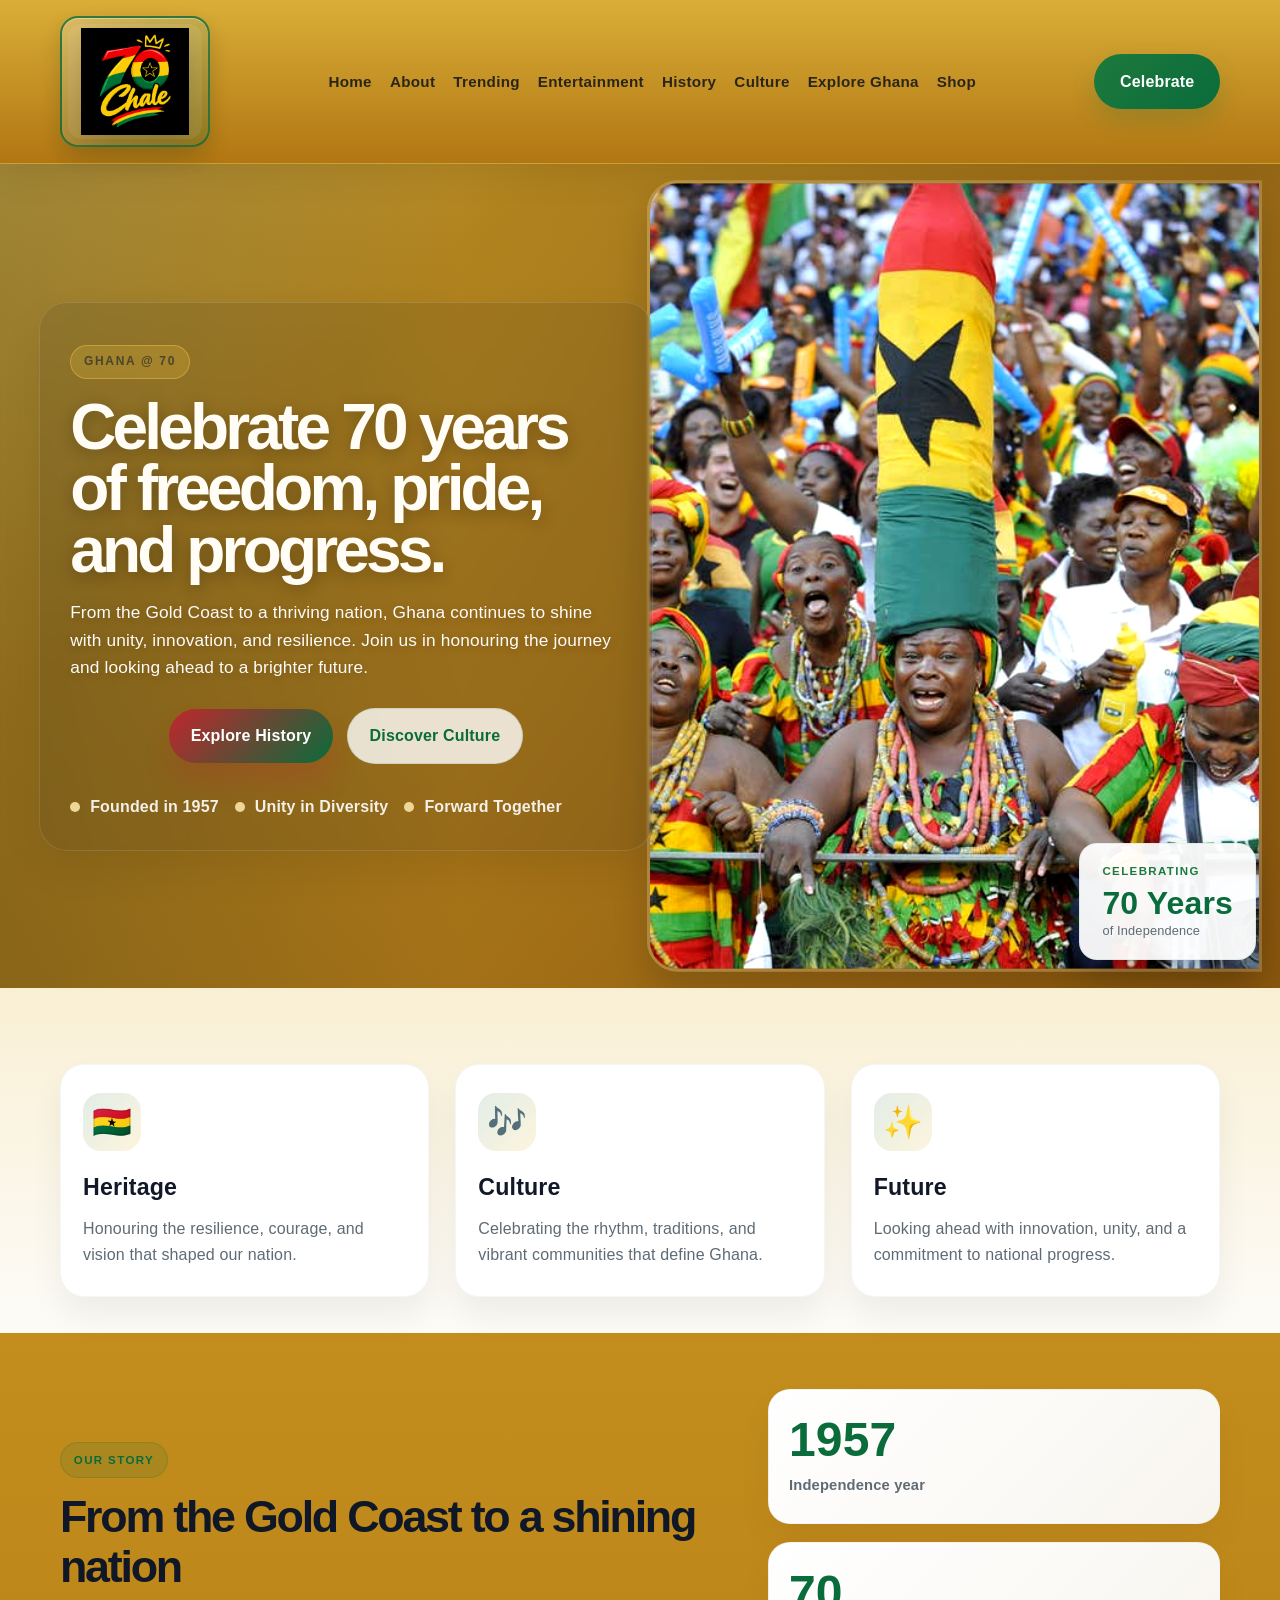
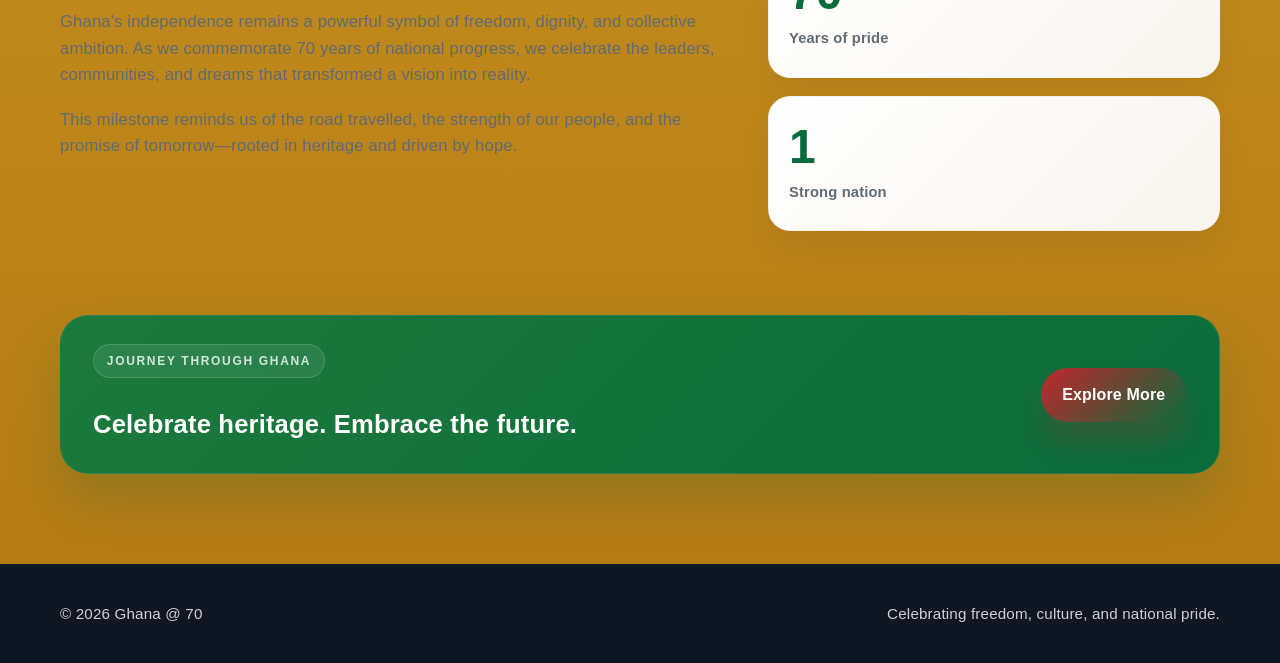
<file: index.html>
<!DOCTYPE html>
<html lang="en">
<head>
    <meta charset="UTF-8">
    <meta name="viewport" content="width=device-width, initial-scale=1.0">
    <meta name="description" content="Celebrate Ghana's 70th Independence Day with our heritage, culture, and national pride showcase.">
    <title>Ghana @ 70 | Independence Day</title>
    <link rel="stylesheet" href="src/style.css">
</head>
<body>
    <header class="topbar">
        <div class="container nav-wrap">
            <a href="index.html" class="brand" aria-label="Ghana 70 Independence home page">
                <img src="images/Ghana-Inspired 70 Chale Crown Logo.png" alt="Ghana 70 independence crest logo">
            </a>

            <nav class="main-nav" aria-label="Main navigation">
                <a href="index.html">Home</a>
                <a href="about.html">About</a>
                <a href="trending.html">Trending</a>
                <a href="entertainment.html">Entertainment</a>
                <a href="history.html">History</a>
                <a href="culture.html">Culture</a>
                <a href="exploreghana.html">Explore Ghana</a>
                <a href="shop.html">Shop</a>
            </nav>

            <a href="history.html" class="nav-cta">Celebrate</a>
        </div>
    </header>

    <main>
        <section class="hero">
            <div class="container hero-inner">
                <div class="hero-copy">
                    <p class="eyebrow">Ghana @ 70</p>
                    <h1>Celebrate 70 years of freedom, pride, and progress.</h1>
                    <p class="lead">
                        From the Gold Coast to a thriving nation, Ghana continues to shine with unity,
                        innovation, and resilience. Join us in honouring the journey and looking ahead to
                        a brighter future.
                    </p>

                    <div class="hero-actions">
                        <a href="history.html" class="primary-btn">Explore History</a>
                        <a href="culture.html" class="secondary-btn">Discover Culture</a>
                    </div>

                    <ul class="highlight-list" aria-label="Key Ghana independence highlights">
                        <li>Founded in 1957</li>
                        <li>Unity in Diversity</li>
                        <li>Forward Together</li>
                    </ul>
                </div>

                <div class="hero-visual">
                    <img src="images/Ghanaians.jpeg" alt="Ghanaians coming together to celebrate national pride">
                    <div class="floating-card">
                        <span class="card-label">Celebrating</span>
                        <strong>70 Years</strong>
                        <small>of Independence</small>
                    </div>
                </div>
            </div>
        </section>

        <section class="features">
            <div class="container feature-grid">
                <article class="feature-card">
                    <span class="feature-icon">🇬🇭</span>
                    <h3>Heritage</h3>
                    <p>Honouring the resilience, courage, and vision that shaped our nation.</p>
                </article>

                <article class="feature-card">
                    <span class="feature-icon">🎶</span>
                    <h3>Culture</h3>
                    <p>Celebrating the rhythm, traditions, and vibrant communities that define Ghana.</p>
                </article>

                <article class="feature-card">
                    <span class="feature-icon">✨</span>
                    <h3>Future</h3>
                    <p>Looking ahead with innovation, unity, and a commitment to national progress.</p>
                </article>
            </div>
        </section>

        <section class="story-section">
            <div class="container story-layout">
                <div class="story-copy">
                    <p class="eyebrow alt">Our Story</p>
                    <h2>From the Gold Coast to a shining nation</h2>
                    <p>
                        Ghana's independence remains a powerful symbol of freedom, dignity, and collective
                        ambition. As we commemorate 70 years of national progress, we celebrate the leaders,
                        communities, and dreams that transformed a vision into reality.
                    </p>
                    <p>
                        This milestone reminds us of the road travelled, the strength of our people, and the
                        promise of tomorrow—rooted in heritage and driven by hope.
                    </p>
                </div>

                <div class="stats-panel" aria-label="Ghana independence statistics">
                    <div class="stat-box">
                        <span>1957</span>
                        <small>Independence year</small>
                    </div>
                    <div class="stat-box">
                        <span>70</span>
                        <small>Years of pride</small>
                    </div>
                    <div class="stat-box">
                        <span>1</span>
                        <small>Strong nation</small>
                    </div>
                </div>
            </div>
        </section>

        <section class="cta-banner">
            <div class="container cta-box">
                <div>
                    <p class="eyebrow light">Journey Through Ghana</p>
                    <h3>Celebrate heritage. Embrace the future.</h3>
                </div>
                <a href="exploreghana.html" class="primary-btn light-btn">Explore More</a>
            </div>
        </section>
    </main>

    <footer class="site-footer">
        <div class="container footer-wrap">
            <p>© 2026 Ghana @ 70</p>
            <p>Celebrating freedom, culture, and national pride.</p>
        </div>
    </footer>
</body>
</html>
</file>
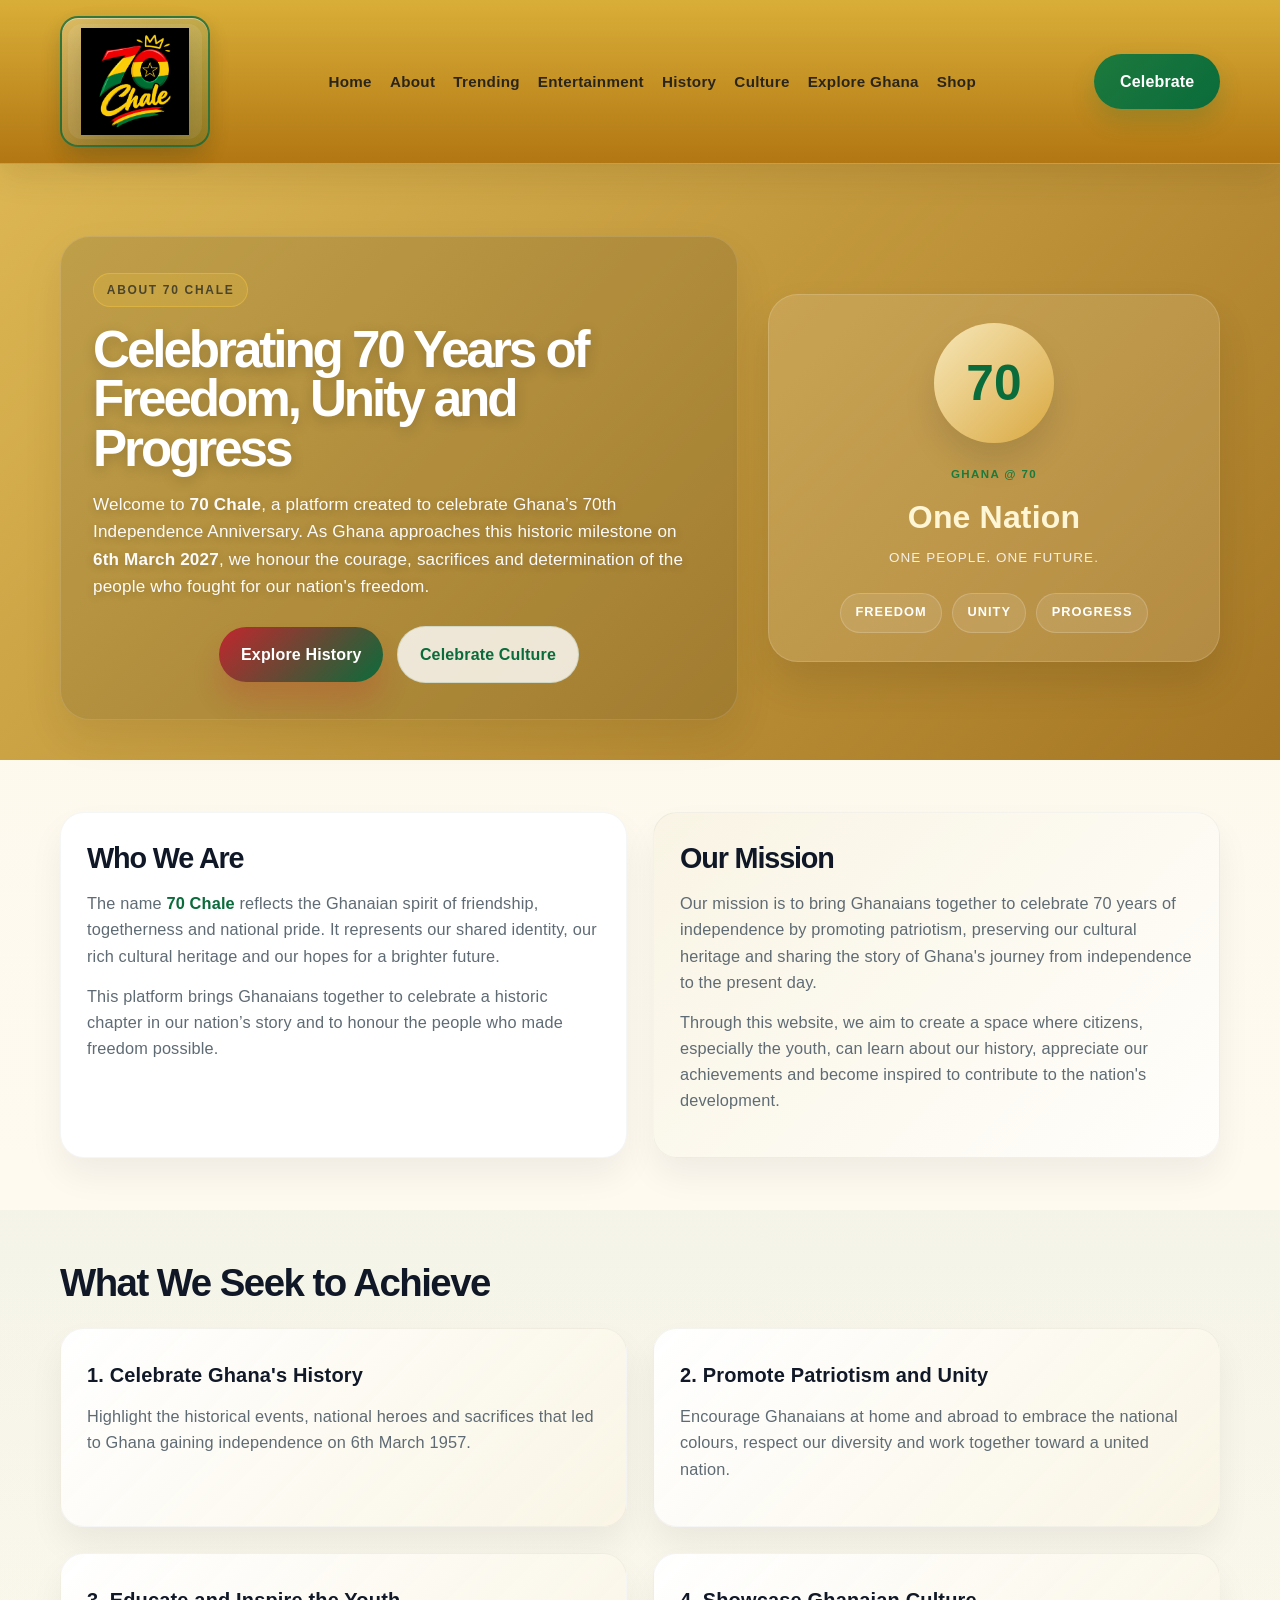
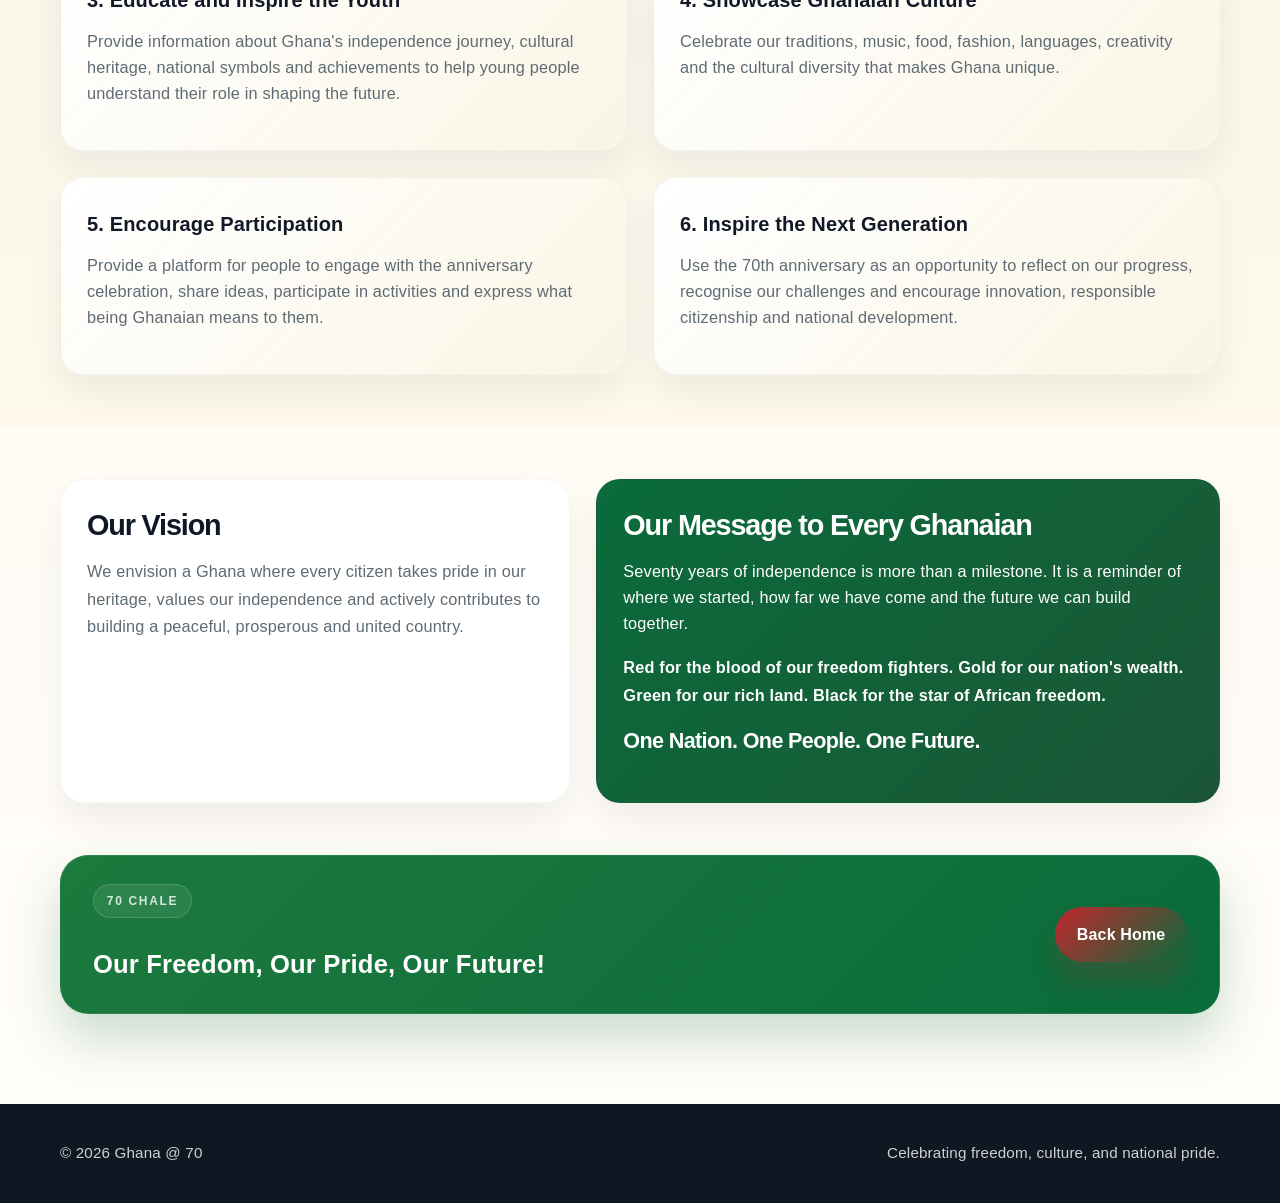
<file: about.html>
<!DOCTYPE html>
<html lang="en">
<head>
    <meta charset="UTF-8">
    <meta name="viewport" content="width=device-width, initial-scale=1.0">
    <meta name="description" content="Learn more about 70 Chale and Ghana's 70th Independence Anniversary celebration.">
    <title>About 70 Chale | Ghana @ 70</title>
    <link rel="stylesheet" href="src/style.css">
</head>
<body>
    <header class="topbar">
        <div class="container nav-wrap">
            <a href="index.html" class="brand" aria-label="Ghana 70 Independence home page">
                <img src="images/Ghana-Inspired 70 Chale Crown Logo.png" alt="Ghana 70 independence crest logo">
            </a>

            <nav class="main-nav" aria-label="Main navigation">
                <a href="index.html">Home</a>
                <a href="about.html">About</a>
                <a href="trending.html">Trending</a>
                <a href="entertainment.html">Entertainment</a>
                <a href="history.html">History</a>
                <a href="culture.html">Culture</a>
                <a href="exploreghana.html">Explore Ghana</a>
                <a href="shop.html">Shop</a>
            </nav>

            <a href="history.html" class="nav-cta">Celebrate</a>
        </div>
    </header>

    <main class="about-page">
        <section class="about-hero">
            <div class="container about-hero-inner">
                <div class="about-copy">
                    <p class="eyebrow">About 70 Chale</p>
                    <h1>Celebrating 70 Years of Freedom, Unity and Progress</h1>
                    <p class="lead">
                        Welcome to <strong>70 Chale</strong>, a platform created to celebrate Ghana’s 70th Independence Anniversary.
                        As Ghana approaches this historic milestone on <strong>6th March 2027</strong>, we honour the courage,
                        sacrifices and determination of the people who fought for our nation's freedom.
                    </p>

                    <div class="hero-actions">
                        <a href="history.html" class="primary-btn">Explore History</a>
                        <a href="culture.html" class="secondary-btn">Celebrate Culture</a>
                    </div>
                </div>

                <div class="about-panel">
                    <div class="about-badge">70</div>
                    <div class="panel-caption">
                        <span class="card-label">Ghana @ 70</span>
                        <strong>One Nation</strong>
                        <small>One People. One Future.</small>
                    </div>

                    <ul class="pill-list" aria-label="About 70 Chale highlights">
                        <li>Freedom</li>
                        <li>Unity</li>
                        <li>Progress</li>
                    </ul>
                </div>
            </div>
        </section>

        <section class="about-section">
            <div class="container article-grid">
                <article class="about-card">
                    <h2>Who We Are</h2>
                    <p>
                        The name <strong>70 Chale</strong> reflects the Ghanaian spirit of friendship,
                        togetherness and national pride. It represents our shared identity, our rich cultural heritage and our hopes for a brighter future.
                    </p>
                    <p>
                        This platform brings Ghanaians together to celebrate a historic chapter in our nation’s story and to honour the people who made freedom possible.
                    </p>
                </article>

                <article class="about-card accent">
                    <h2>Our Mission</h2>
                    <p>
                        Our mission is to bring Ghanaians together to celebrate 70 years of independence by promoting patriotism,
                        preserving our cultural heritage and sharing the story of Ghana's journey from independence to the present day.
                    </p>
                    <p>
                        Through this website, we aim to create a space where citizens, especially the youth, can learn about our history,
                        appreciate our achievements and become inspired to contribute to the nation's development.
                    </p>
                </article>
            </div>
        </section>

        <section class="about-section alt">
            <div class="container">
                <h2 class="section-title">What We Seek to Achieve</h2>
                <div class="goal-grid">
                    <article class="goal-card">
                        <h3>1. Celebrate Ghana's History</h3>
                        <p>Highlight the historical events, national heroes and sacrifices that led to Ghana gaining independence on 6th March 1957.</p>
                    </article>

                    <article class="goal-card">
                        <h3>2. Promote Patriotism and Unity</h3>
                        <p>Encourage Ghanaians at home and abroad to embrace the national colours, respect our diversity and work together toward a united nation.</p>
                    </article>

                    <article class="goal-card">
                        <h3>3. Educate and Inspire the Youth</h3>
                        <p>Provide information about Ghana's independence journey, cultural heritage, national symbols and achievements to help young people understand their role in shaping the future.</p>
                    </article>

                    <article class="goal-card">
                        <h3>4. Showcase Ghanaian Culture</h3>
                        <p>Celebrate our traditions, music, food, fashion, languages, creativity and the cultural diversity that makes Ghana unique.</p>
                    </article>

                    <article class="goal-card">
                        <h3>5. Encourage Participation</h3>
                        <p>Provide a platform for people to engage with the anniversary celebration, share ideas, participate in activities and express what being Ghanaian means to them.</p>
                    </article>

                    <article class="goal-card">
                        <h3>6. Inspire the Next Generation</h3>
                        <p>Use the 70th anniversary as an opportunity to reflect on our progress, recognise our challenges and encourage innovation, responsible citizenship and national development.</p>
                    </article>
                </div>
            </div>
        </section>

        <section class="about-section">
            <div class="container two-col">
                <div class="story-card">
                    <h2>Our Vision</h2>
                    <p>
                        We envision a Ghana where every citizen takes pride in our heritage, values our independence and actively contributes to building a peaceful, prosperous and united country.
                    </p>
                </div>

                <div class="quote-box">
                    <h3>Our Message to Every Ghanaian</h3>
                    <p>
                        Seventy years of independence is more than a milestone. It is a reminder of where we started, how far we have come and the future we can build together.
                    </p>
                    <p class="highlight-quote">
                        Red for the blood of our freedom fighters. Gold for our nation's wealth. Green for our rich land. Black for the star of African freedom.
                    </p>
                    <p class="strong-line">One Nation. One People. One Future.</p>
                </div>
            </div>
        </section>

        <section class="cta-banner">
            <div class="container cta-box">
                <div>
                    <p class="eyebrow light">70 Chale</p>
                    <h3>Our Freedom, Our Pride, Our Future!</h3>
                </div>
                <a href="index.html" class="primary-btn light-btn">Back Home</a>
            </div>
        </section>
    </main>

    <footer class="site-footer">
        <div class="container footer-wrap">
            <p>© 2026 Ghana @ 70</p>
            <p>Celebrating freedom, culture, and national pride.</p>
        </div>
    </footer>
</body>
</html>
</file>
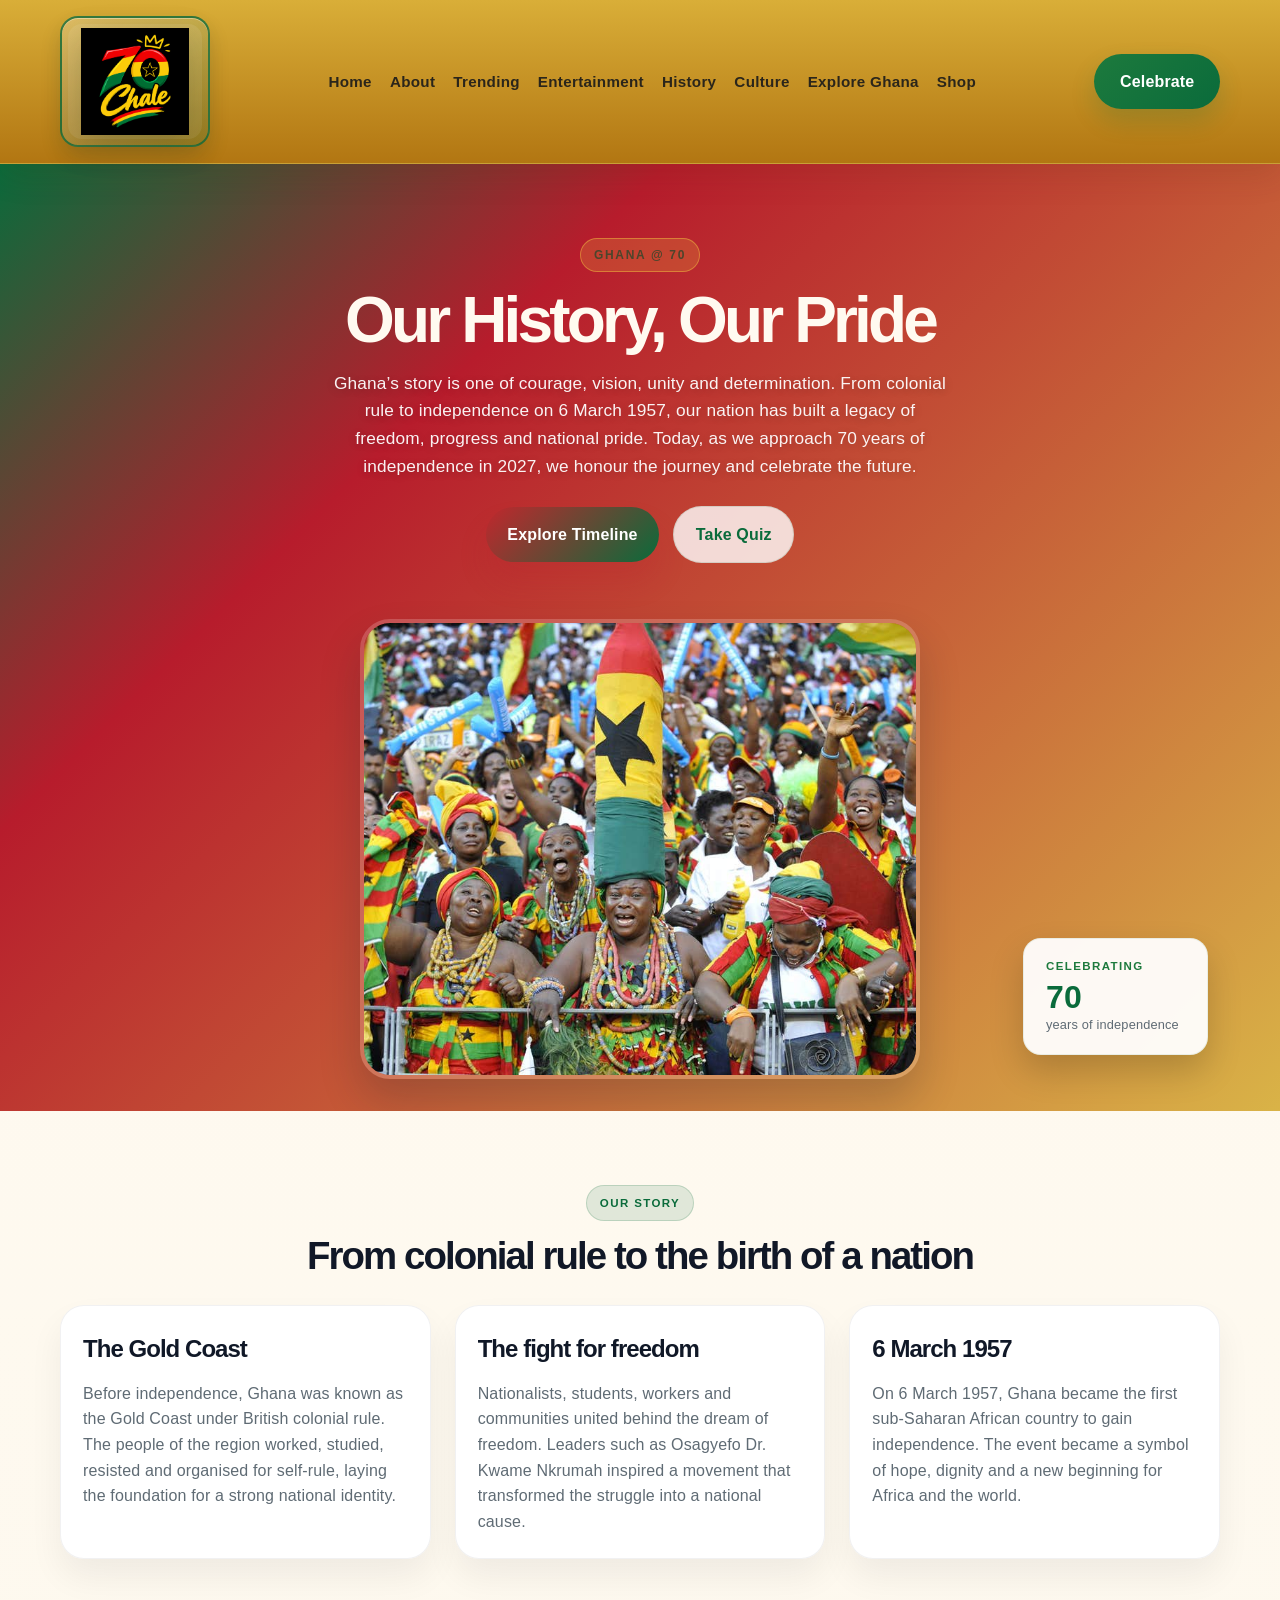
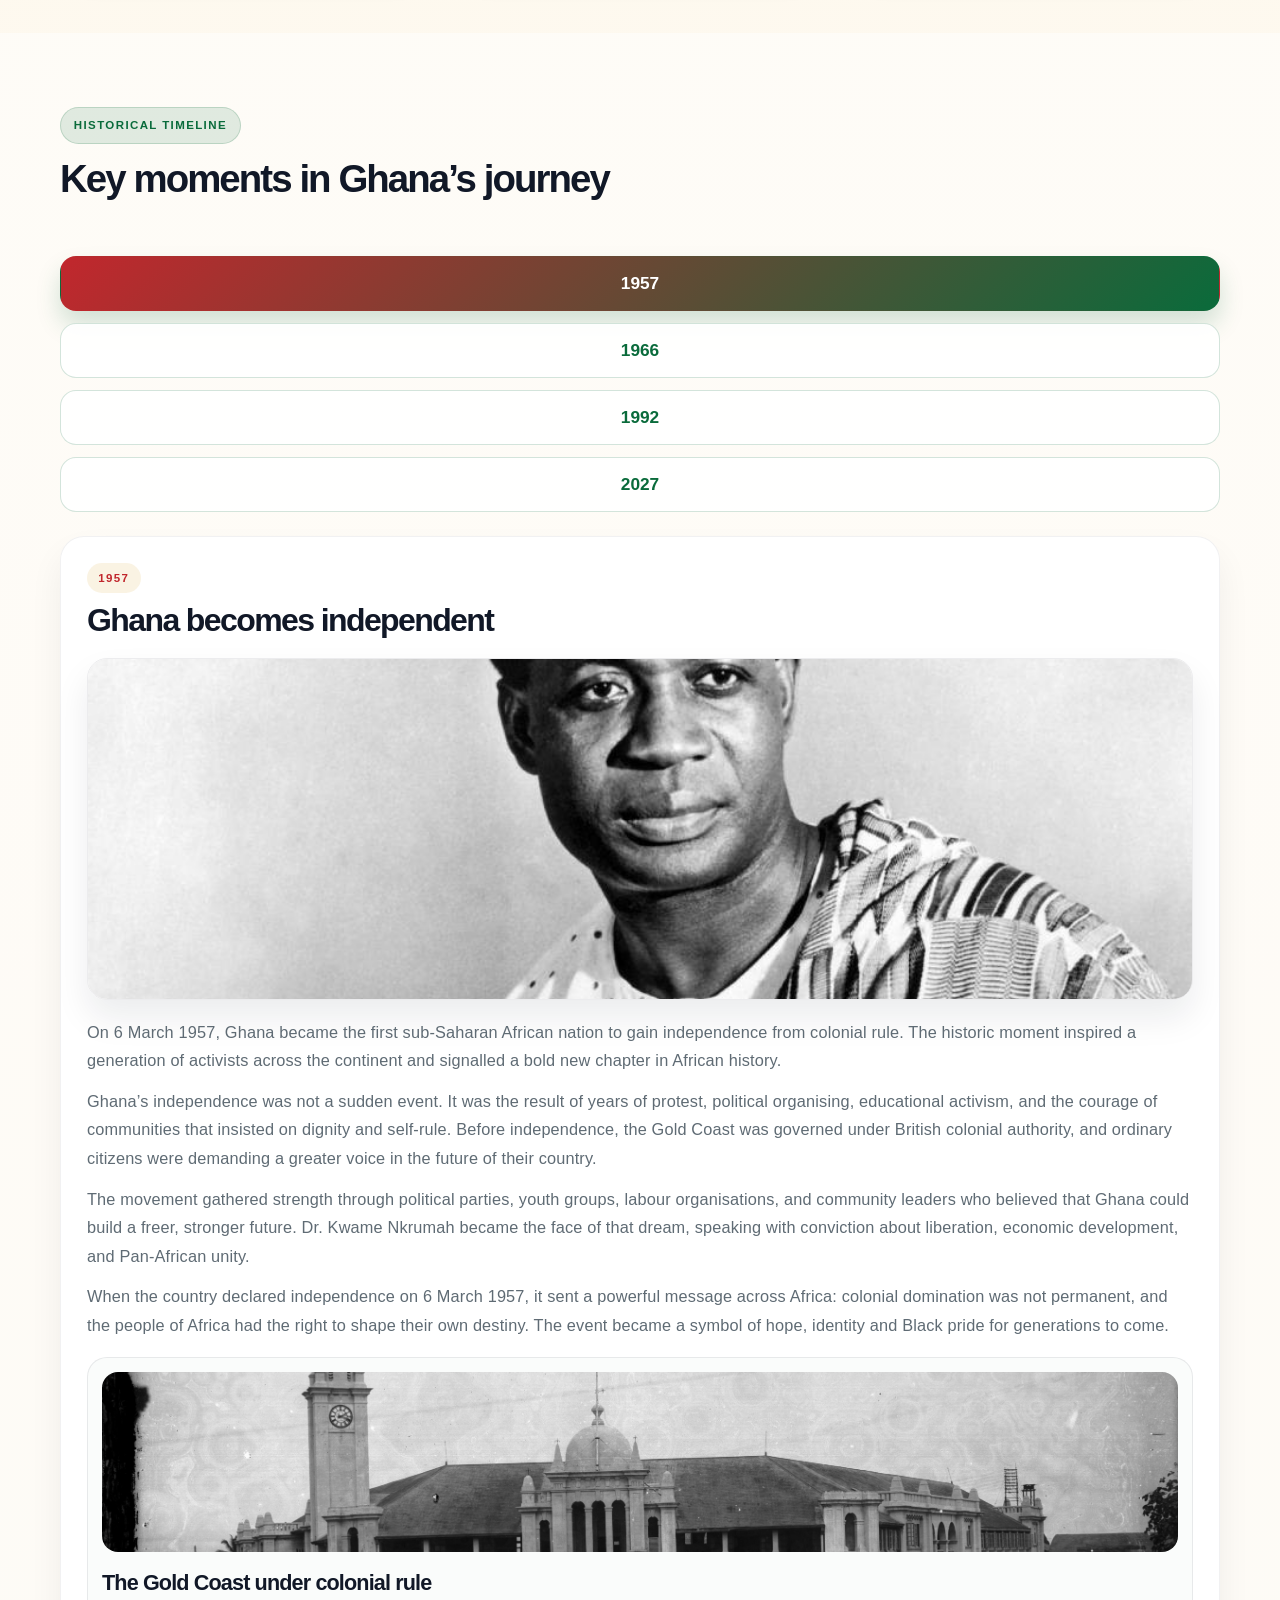
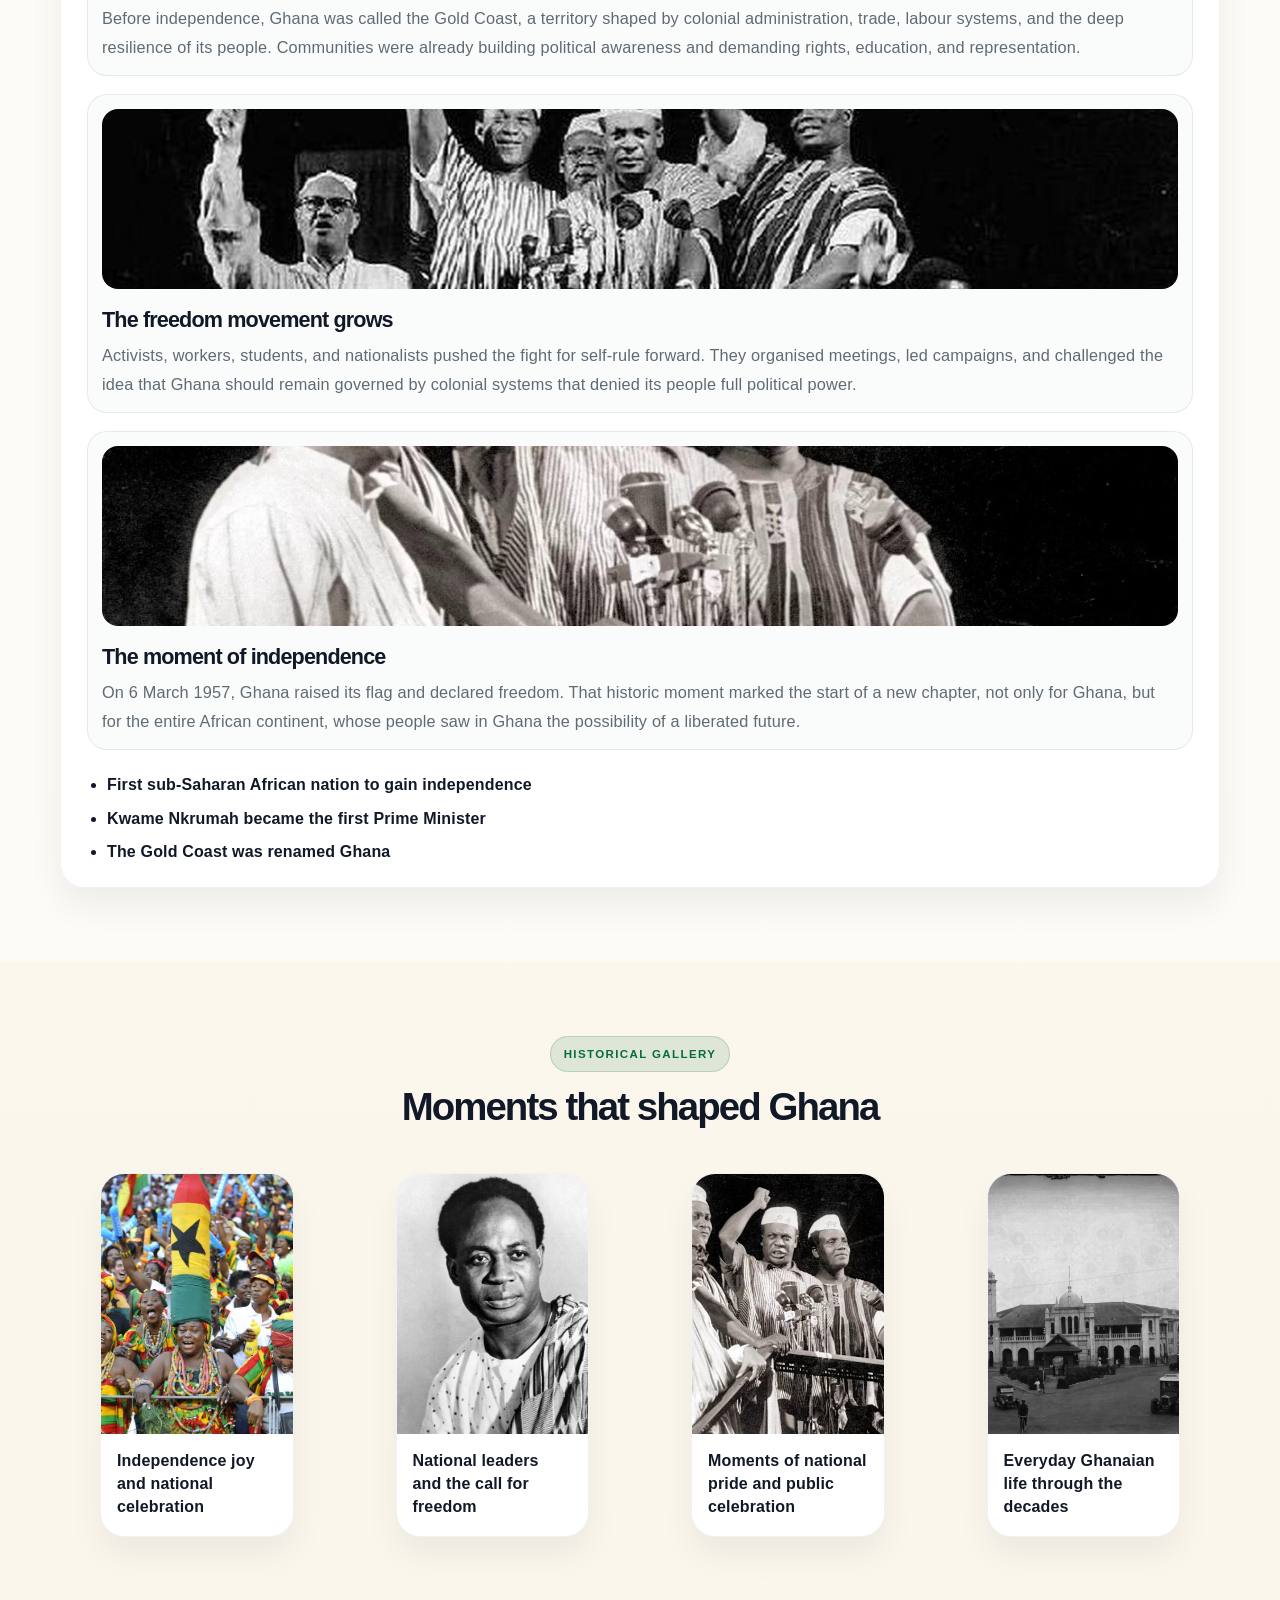
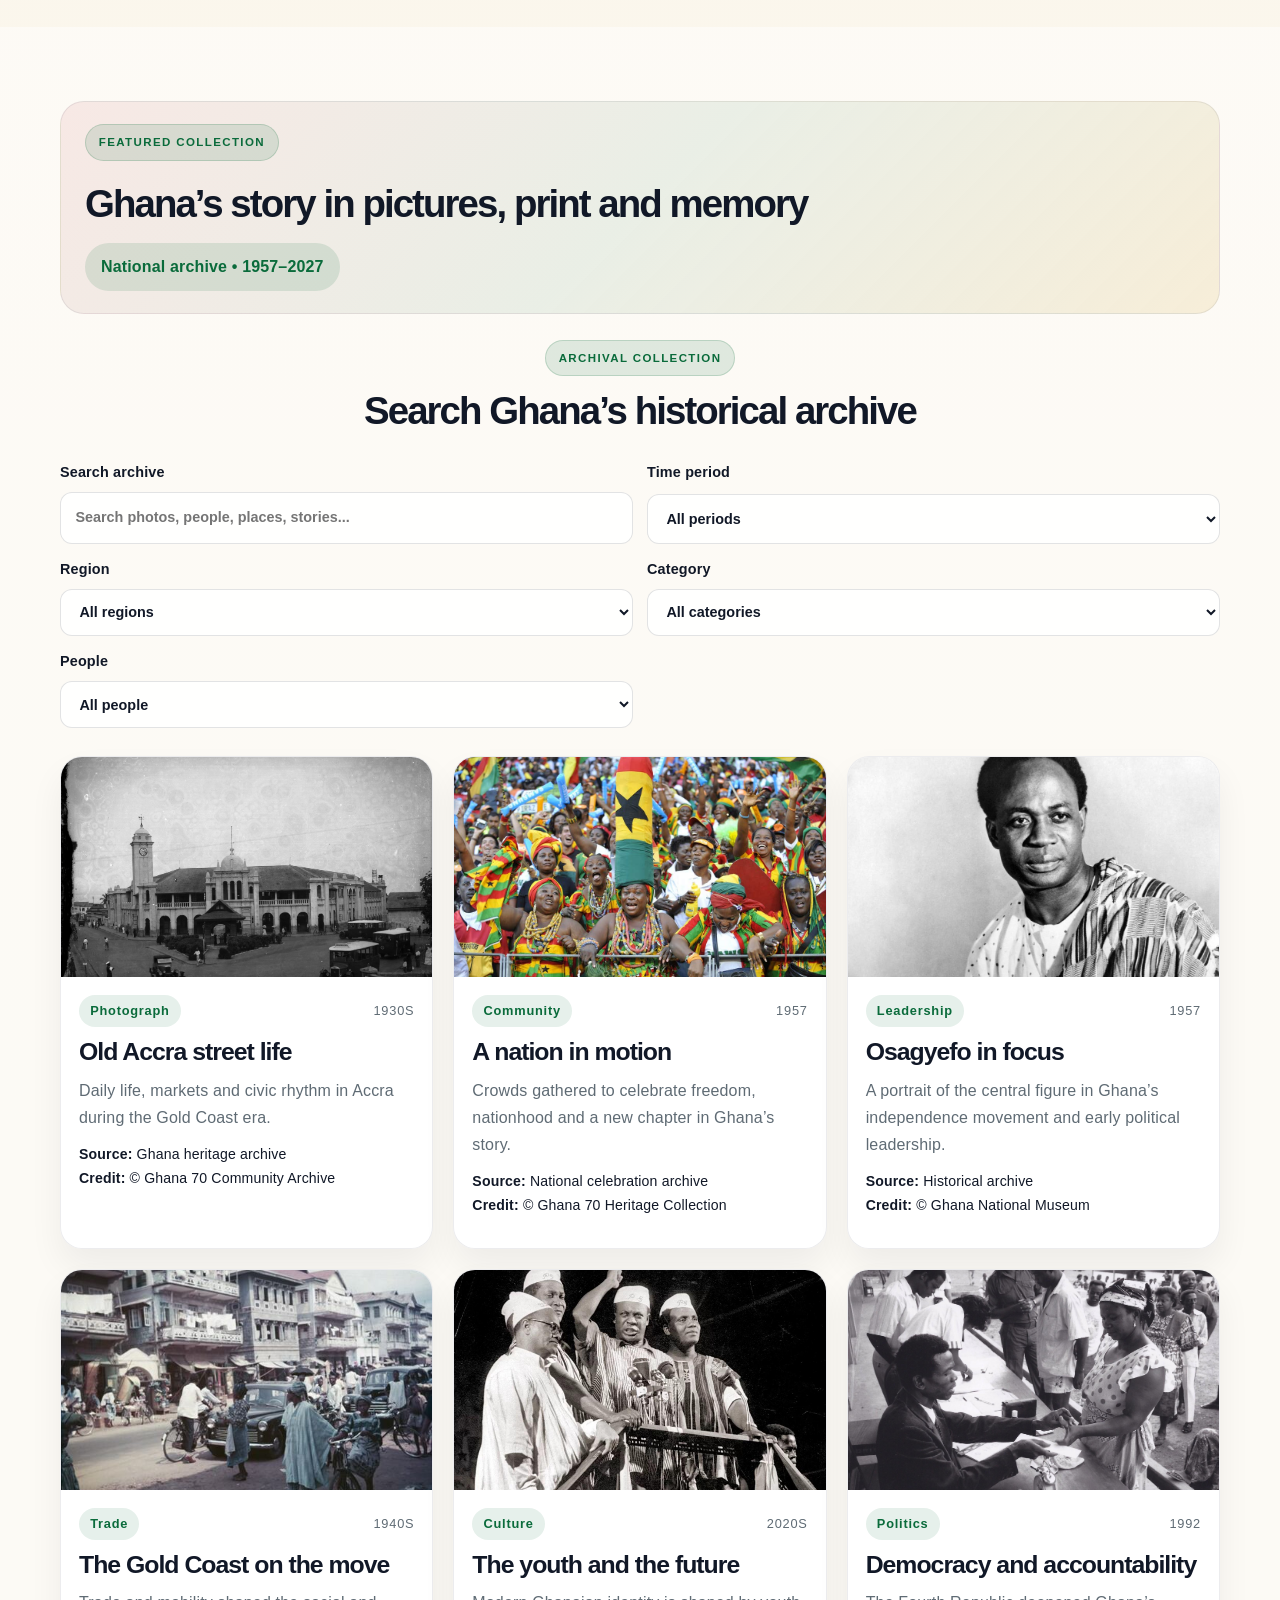
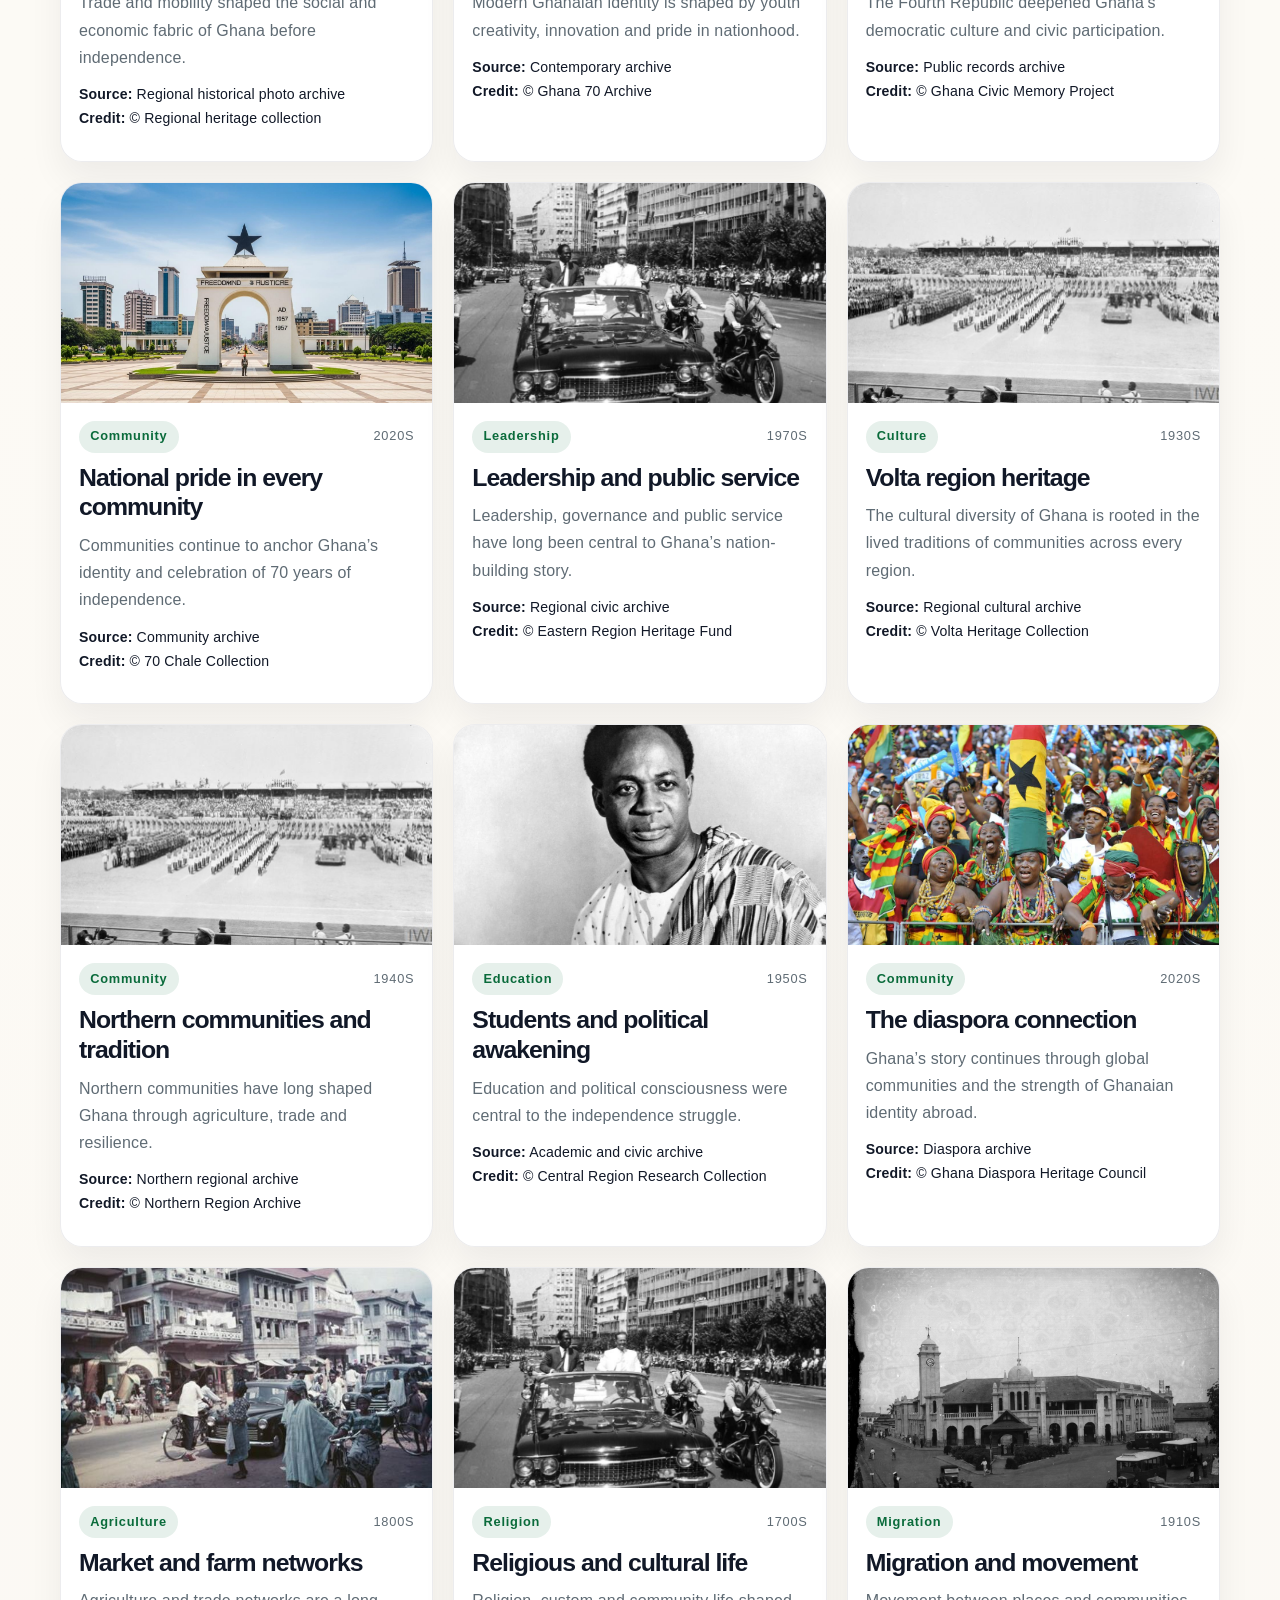
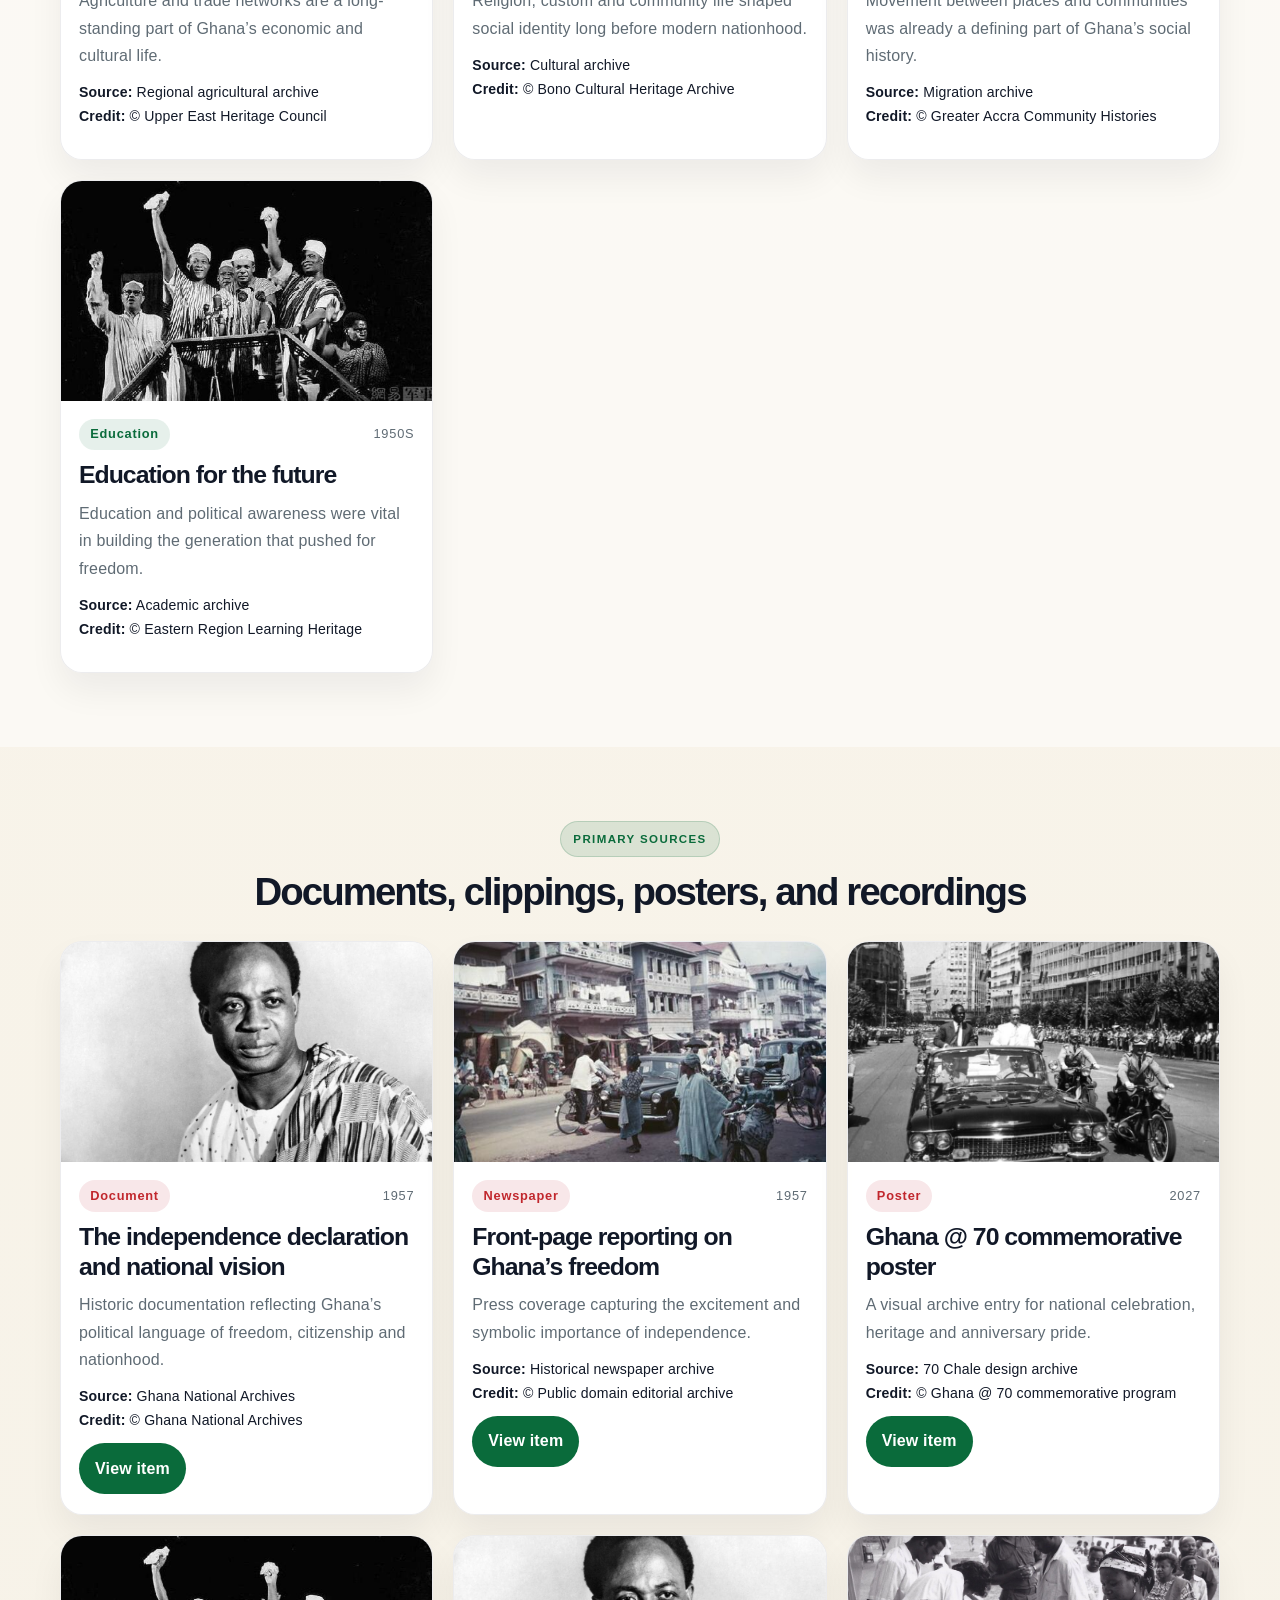
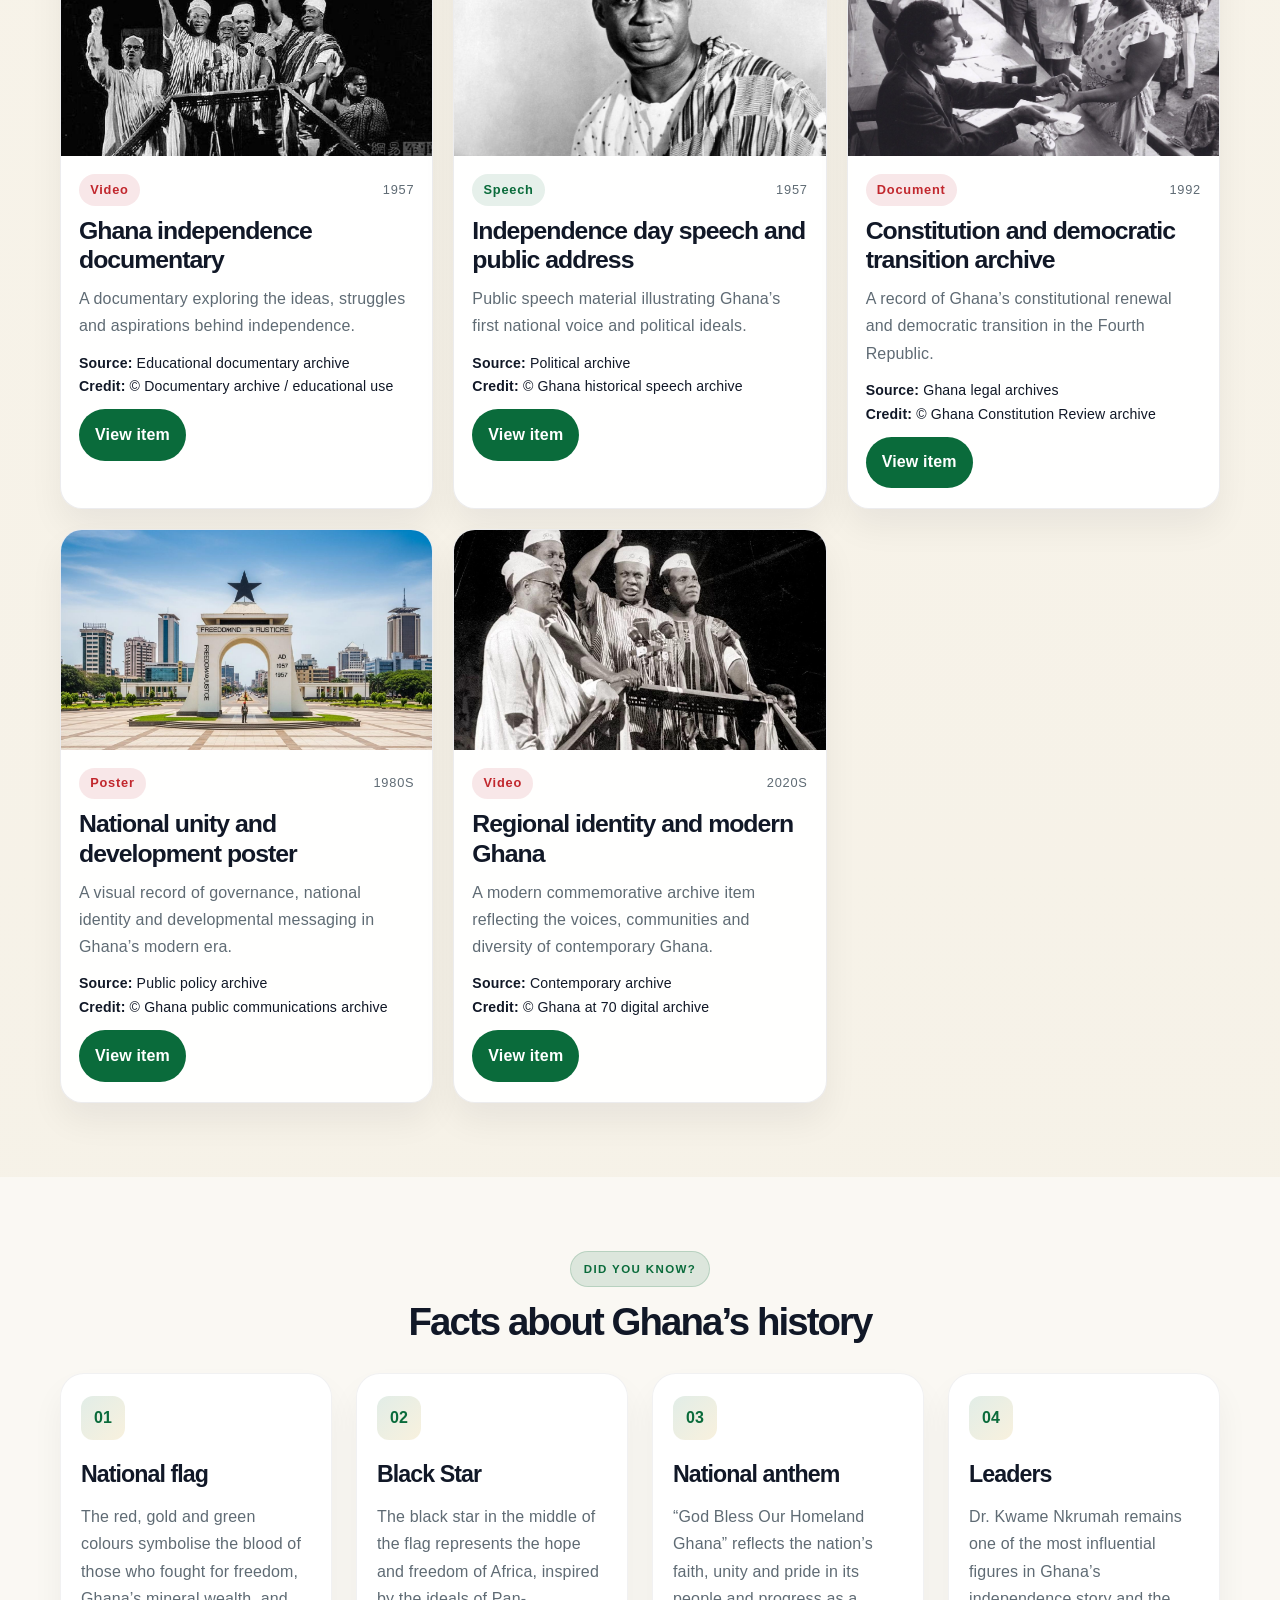
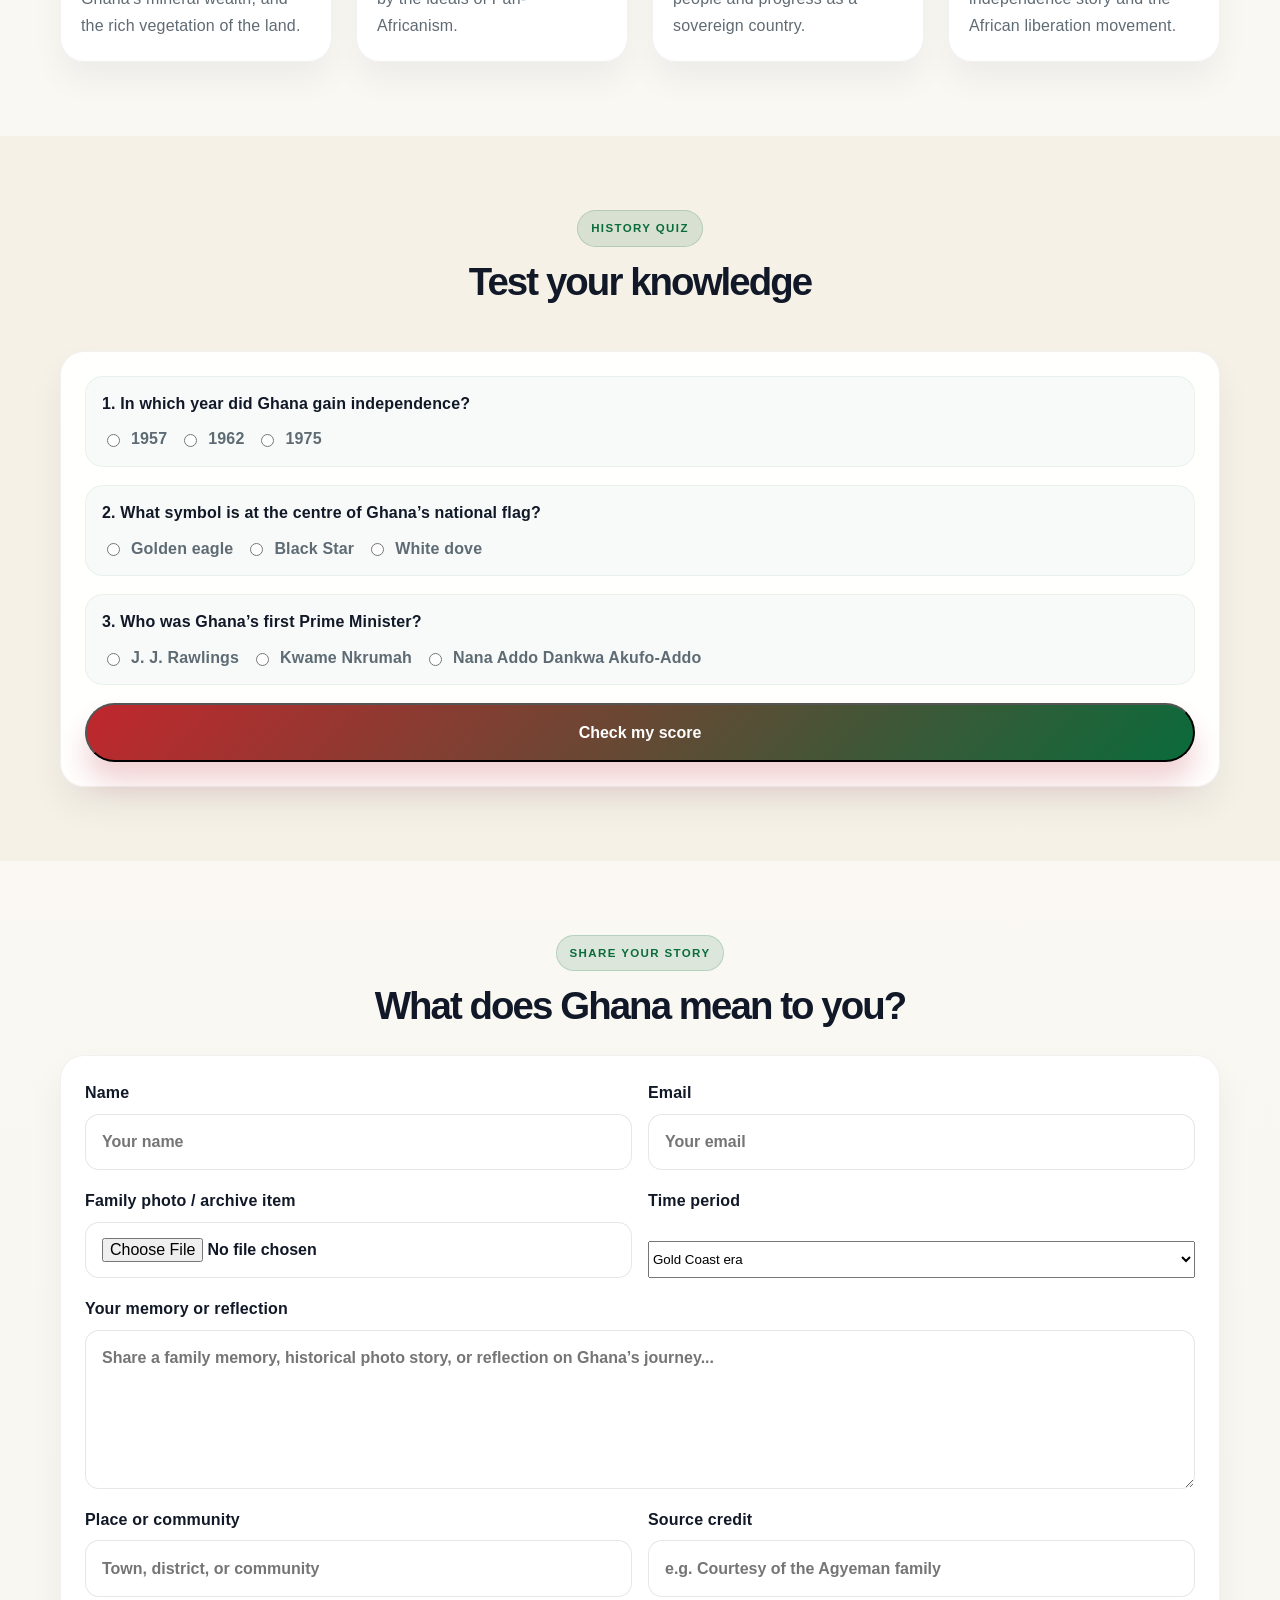
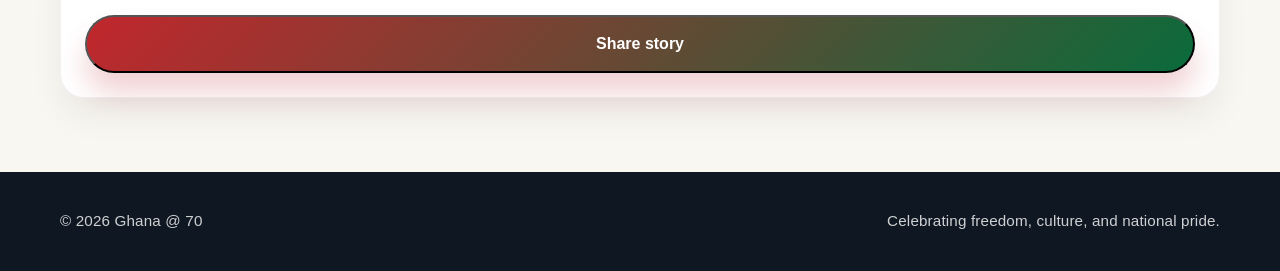
<file: history.html>
<!DOCTYPE html>
<html lang="en">
<head>
    <meta charset="UTF-8">
    <meta name="viewport" content="width=device-width, initial-scale=1.0">
    <meta name="description" content="Explore Ghana's history from colonial rule to independence and the path to the 70th anniversary in 2027.">
    <title>Our History | Ghana @ 70</title>
    <link rel="stylesheet" href="src/style.css">
</head>
<body class="history-page">
    <header class="topbar">
        <div class="container nav-wrap">
            <a href="index.html" class="brand" aria-label="Ghana 70 Independence home page">
                <img src="images/Ghana-Inspired 70 Chale Crown Logo.png" alt="Ghana 70 independence crest logo">
            </a>

            <nav class="main-nav" aria-label="Main navigation">
                <a href="index.html">Home</a>
                <a href="about.html">About</a>
                <a href="trending.html">Trending</a>
                <a href="entertainment.html">Entertainment</a>
                <a href="history.html">History</a>
                <a href="culture.html">Culture</a>
                <a href="exploreghana.html">Explore Ghana</a>
                <a href="shop.html">Shop</a>
            </nav>

            <a href="history.html" class="nav-cta">Celebrate</a>
        </div>
    </header>

    <main>
        <section class="history-hero">
            <div class="container history-hero-inner">
                <div class="history-copy">
                    <p class="eyebrow">Ghana @ 70</p>
                    <h1>Our History, Our Pride</h1>
                    <p class="lead">
                        Ghana’s story is one of courage, vision, unity and determination. From colonial rule to independence on 6 March 1957,
                        our nation has built a legacy of freedom, progress and national pride. Today, as we approach 70 years of independence in 2027,
                        we honour the journey and celebrate the future.
                    </p>
                    <div class="hero-actions">
                        <a href="#timeline" class="primary-btn">Explore Timeline</a>
                        <a href="#quiz" class="secondary-btn">Take Quiz</a>
                    </div>
                </div>

                <div class="history-visual">
                    <img src="images/Ghanaians.jpeg" alt="Ghanaian national pride and historic celebration">
                    <div class="floating-card history-badge">
                        <span class="card-label">Celebrating</span>
                        <strong>70</strong>
                        <small>years of independence</small>
                    </div>
                </div>
            </div>
        </section>

        <section class="history-section">
            <div class="container">
                <div class="section-heading">
                    <p class="eyebrow alt">Our Story</p>
                    <h2>From colonial rule to the birth of a nation</h2>
                </div>

                <div class="story-intro-grid">
                    <article class="story-intro-card">
                        <h3>The Gold Coast</h3>
                        <p>
                            Before independence, Ghana was known as the Gold Coast under British colonial rule. The people of the region worked,
                            studied, resisted and organised for self-rule, laying the foundation for a strong national identity.
                        </p>
                    </article>

                    <article class="story-intro-card">
                        <h3>The fight for freedom</h3>
                        <p>
                            Nationalists, students, workers and communities united behind the dream of freedom. Leaders such as Osagyefo Dr.
                            Kwame Nkrumah inspired a movement that transformed the struggle into a national cause.
                        </p>
                    </article>

                    <article class="story-intro-card">
                        <h3>6 March 1957</h3>
                        <p>
                            On 6 March 1957, Ghana became the first sub-Saharan African country to gain independence. The event became a symbol of hope,
                            dignity and a new beginning for Africa and the world.
                        </p>
                    </article>
                </div>
            </div>
        </section>

        <section id="timeline" class="history-section alt">
            <div class="container timeline-wrap">
                <div class="section-heading left">
                    <p class="eyebrow alt">Historical timeline</p>
                    <h2>Key moments in Ghana’s journey</h2>
                </div>

                <div class="timeline-layout">
                    <div class="timeline-nav" aria-label="Historic years">
                        <button class="timeline-year active" type="button" data-year="1957" aria-pressed="true">1957</button>
                        <button class="timeline-year" type="button" data-year="1966" aria-pressed="false">1966</button>
                        <button class="timeline-year" type="button" data-year="1992" aria-pressed="false">1992</button>
                        <button class="timeline-year" type="button" data-year="2027" aria-pressed="false">2027</button>
                    </div>

                    <article id="timeline-detail" class="timeline-detail" aria-live="polite"></article>
                </div>
            </div>
        </section>

        <section class="history-section">
            <div class="container">
                <div class="section-heading">
                    <p class="eyebrow alt">Historical gallery</p>
                    <h2>Moments that shaped Ghana</h2>
                </div>

                <div class="gallery-grid">
                    <figure class="gallery-card">
                        <img src="images/Ghanaians.jpeg" alt="Independence celebration crowds in Ghana">
                        <figcaption>Independence joy and national celebration</figcaption>
                    </figure>

                    <figure class="gallery-card">
                        <img src="images/osagyefo.jpg" alt="Ghanaian national leader speaking to the public">
                        <figcaption>National leaders and the call for freedom</figcaption>
                    </figure>

                    <figure class="gallery-card">
                        <img src="images/cid.jpg" alt="Historic Ghanaian landmark or public celebration image">
                        <figcaption>Moments of national pride and public celebration</figcaption>
                    </figure>

                    <figure class="gallery-card">
                        <img src="images/old accra.jpg" alt="Historic Ghanaian community and heritage image">
                        <figcaption>Everyday Ghanaian life through the decades</figcaption>
                    </figure>
                </div>
            </div>
        </section>

        <section class="history-section alt archive-section">
            <div class="container">
                <div class="archive-feature-banner">
                    <div>
                        <p class="eyebrow alt">Featured collection</p>
                        <h2>Ghana’s story in pictures, print and memory</h2>
                    </div>
                    <span>National archive • 1957–2027</span>
                </div>

                <div class="section-heading">
                    <p class="eyebrow alt">Archival collection</p>
                    <h2>Search Ghana’s historical archive</h2>
                </div>

                <div class="archive-toolbar">
                    <label class="archive-search">
                        Search archive
                        <input id="archive-search" type="search" placeholder="Search photos, people, places, stories...">
                    </label>

                    <label>
                        Time period
                        <select id="archive-period">
                            <option value="all">All periods</option>
                            <option value="Pre-colonial">Pre-colonial</option>
                            <option value="Gold Coast">Gold Coast</option>
                            <option value="Colonial era">Colonial era</option>
                            <option value="1940s-1950s">1940s–1950s</option>
                            <option value="Independence 1957">Independence 1957</option>
                            <option value="1960s-1980s">1960s–1980s</option>
                            <option value="1990s-2000s">1990s–2000s</option>
                            <option value="2010s-2027">2010s–2027</option>
                        </select>
                    </label>

                    <label>
                        Region
                        <select id="archive-region">
                            <option value="all">All regions</option>
                            <option value="Greater Accra">Greater Accra</option>
                            <option value="Ashanti">Ashanti</option>
                            <option value="Western">Western</option>
                            <option value="Western North">Western North</option>
                            <option value="Central">Central</option>
                            <option value="Eastern">Eastern</option>
                            <option value="Volta">Volta</option>
                            <option value="Oti">Oti</option>
                            <option value="Bono">Bono</option>
                            <option value="Bono East">Bono East</option>
                            <option value="Ahafo">Ahafo</option>
                            <option value="Northern">Northern</option>
                            <option value="North East">North East</option>
                            <option value="Savannah">Savannah</option>
                            <option value="Upper East">Upper East</option>
                            <option value="Upper West">Upper West</option>
                            <option value="National">National</option>
                        </select>
                    </label>

                    <label>
                        Category
                        <select id="archive-category">
                            <option value="all">All categories</option>
                            <option value="photograph">Photograph</option>
                            <option value="document">Document</option>
                            <option value="newspaper">Newspaper</option>
                            <option value="poster">Poster</option>
                            <option value="video">Video</option>
                            <option value="speech">Speech</option>
                            <option value="politics">Politics</option>
                            <option value="culture">Culture</option>
                            <option value="community">Community</option>
                            <option value="leadership">Leadership</option>
                            <option value="education">Education</option>
                            <option value="trade">Trade</option>
                            <option value="agriculture">Agriculture</option>
                            <option value="religion">Religion</option>
                            <option value="technology">Technology</option>
                            <option value="migration">Migration</option>
                        </select>
                    </label>

                    <label>
                        People
                        <select id="archive-people">
                            <option value="all">All people</option>
                            <option value="Ghanaian citizens">Ghanaian citizens</option>
                            <option value="Kwame Nkrumah">Kwame Nkrumah</option>
                            <option value="J.B. Danquah">J.B. Danquah</option>
                            <option value="Ako Adjei">Ako Adjei</option>
                            <option value="Edward Akufo-Addo">Edward Akufo-Addo</option>
                            <option value="Jerry John Rawlings">Jerry John Rawlings</option>
                            <option value="John Agyekum Kufuor">John Agyekum Kufuor</option>
                            <option value="John Dramani Mahama">John Dramani Mahama</option>
                            <option value="Nana Addo Dankwa Akufo-Addo">Nana Addo Dankwa Akufo-Addo</option>
                            <option value="Traditional rulers">Traditional rulers</option>
                            <option value="Women and youth">Women and youth</option>
                            <option value="Workers and students">Workers and students</option>
                            <option value="Farmers and traders">Farmers and traders</option>
                            <option value="Families">Families</option>
                            <option value="Leaders">Leaders</option>
                            <option value="Diaspora communities">Diaspora communities</option>
                        </select>
                    </label>
                </div>

                <div id="history-gallery" class="archive-gallery" aria-live="polite"></div>
            </div>
        </section>

        <section class="history-section">
            <div class="container">
                <div class="section-heading">
                    <p class="eyebrow alt">Primary sources</p>
                    <h2>Documents, clippings, posters, and recordings</h2>
                </div>

                <div id="archive-documents" class="archive-docs"></div>
            </div>
        </section>

        <section class="history-section alt">
            <div class="container">
                <div class="section-heading">
                    <p class="eyebrow alt">Did you know?</p>
                    <h2>Facts about Ghana’s history</h2>
                </div>

                <div class="fact-grid">
                    <article class="fact-card">
                        <span>01</span>
                        <h3>National flag</h3>
                        <p>The red, gold and green colours symbolise the blood of those who fought for freedom, Ghana’s mineral wealth, and the rich vegetation of the land.</p>
                    </article>

                    <article class="fact-card">
                        <span>02</span>
                        <h3>Black Star</h3>
                        <p>The black star in the middle of the flag represents the hope and freedom of Africa, inspired by the ideals of Pan-Africanism.</p>
                    </article>

                    <article class="fact-card">
                        <span>03</span>
                        <h3>National anthem</h3>
                        <p>“God Bless Our Homeland Ghana” reflects the nation’s faith, unity and pride in its people and progress as a sovereign country.</p>
                    </article>

                    <article class="fact-card">
                        <span>04</span>
                        <h3>Leaders</h3>
                        <p>Dr. Kwame Nkrumah remains one of the most influential figures in Ghana’s independence story and the African liberation movement.</p>
                    </article>
                </div>
            </div>
        </section>

        <section id="quiz" class="history-section">
            <div class="container quiz-wrap">
                <div class="section-heading">
                    <p class="eyebrow alt">History quiz</p>
                    <h2>Test your knowledge</h2>
                </div>

                <form id="history-quiz" class="quiz-box">
                    <div class="quiz-item">
                        <label for="q1">1. In which year did Ghana gain independence?</label>
                        <div class="quiz-options">
                            <label><input type="radio" name="q1" value="1957"> 1957</label>
                            <label><input type="radio" name="q1" value="1962"> 1962</label>
                            <label><input type="radio" name="q1" value="1975"> 1975</label>
                        </div>
                    </div>

                    <div class="quiz-item">
                        <label for="q2">2. What symbol is at the centre of Ghana’s national flag?</label>
                        <div class="quiz-options">
                            <label><input type="radio" name="q2" value="golden eagle"> Golden eagle</label>
                            <label><input type="radio" name="q2" value="black star"> Black Star</label>
                            <label><input type="radio" name="q2" value="white dove"> White dove</label>
                        </div>
                    </div>

                    <div class="quiz-item">
                        <label for="q3">3. Who was Ghana’s first Prime Minister?</label>
                        <div class="quiz-options">
                            <label><input type="radio" name="q3" value="jaja"> J. J. Rawlings</label>
                            <label><input type="radio" name="q3" value="kwame nkrumah"> Kwame Nkrumah</label>
                            <label><input type="radio" name="q3" value="nana addo"> Nana Addo Dankwa Akufo-Addo</label>
                        </div>
                    </div>

                    <button type="submit" class="primary-btn">Check my score</button>
                </form>

                <p id="quiz-result" class="quiz-result hidden" aria-live="polite"></p>
            </div>
        </section>

        <section class="history-section alt share-story">
            <div class="container">
                <div class="section-heading">
                    <p class="eyebrow alt">Share your story</p>
                    <h2>What does Ghana mean to you?</h2>
                </div>

                <form id="story-form" class="story-form">
                    <div class="form-row">
                        <label>
                            Name
                            <input type="text" name="name" placeholder="Your name" required>
                        </label>
                        <label>
                            Email
                            <input type="email" name="email" placeholder="Your email" required>
                        </label>
                    </div>

                    <div class="form-row">
                        <label>
                            Family photo / archive item
                            <input type="file" name="photo" accept="image/*">
                        </label>
                        <label>
                            Time period
                            <select name="period">
                                <option value="Gold Coast">Gold Coast era</option>
                                <option value="Independence">Independence era</option>
                                <option value="Republic">Republic era</option>
                                <option value="Modern Ghana">Modern Ghana</option>
                            </select>
                        </label>
                    </div>

                    <label>
                        Your memory or reflection
                        <textarea name="story" rows="5" placeholder="Share a family memory, historical photo story, or reflection on Ghana’s journey..." required></textarea>
                    </label>

                    <div class="form-row form-meta">
                        <label>
                            Place or community
                            <input type="text" name="place" placeholder="Town, district, or community">
                        </label>
                        <label>
                            Source credit
                            <input type="text" name="credit" placeholder="e.g. Courtesy of the Agyeman family">
                        </label>
                    </div>

                    <button type="submit" class="primary-btn">Share story</button>
                </form>

                <p id="story-message" class="story-message hidden" aria-live="polite"></p>
            </div>
        </section>
    </main>

    <footer class="site-footer">
        <div class="container footer-wrap">
            <p>© 2026 Ghana @ 70</p>
            <p>Celebrating freedom, culture, and national pride.</p>
        </div>
    </footer>

    <script src="src/history.js"></script>
</body>
</html>
</file>
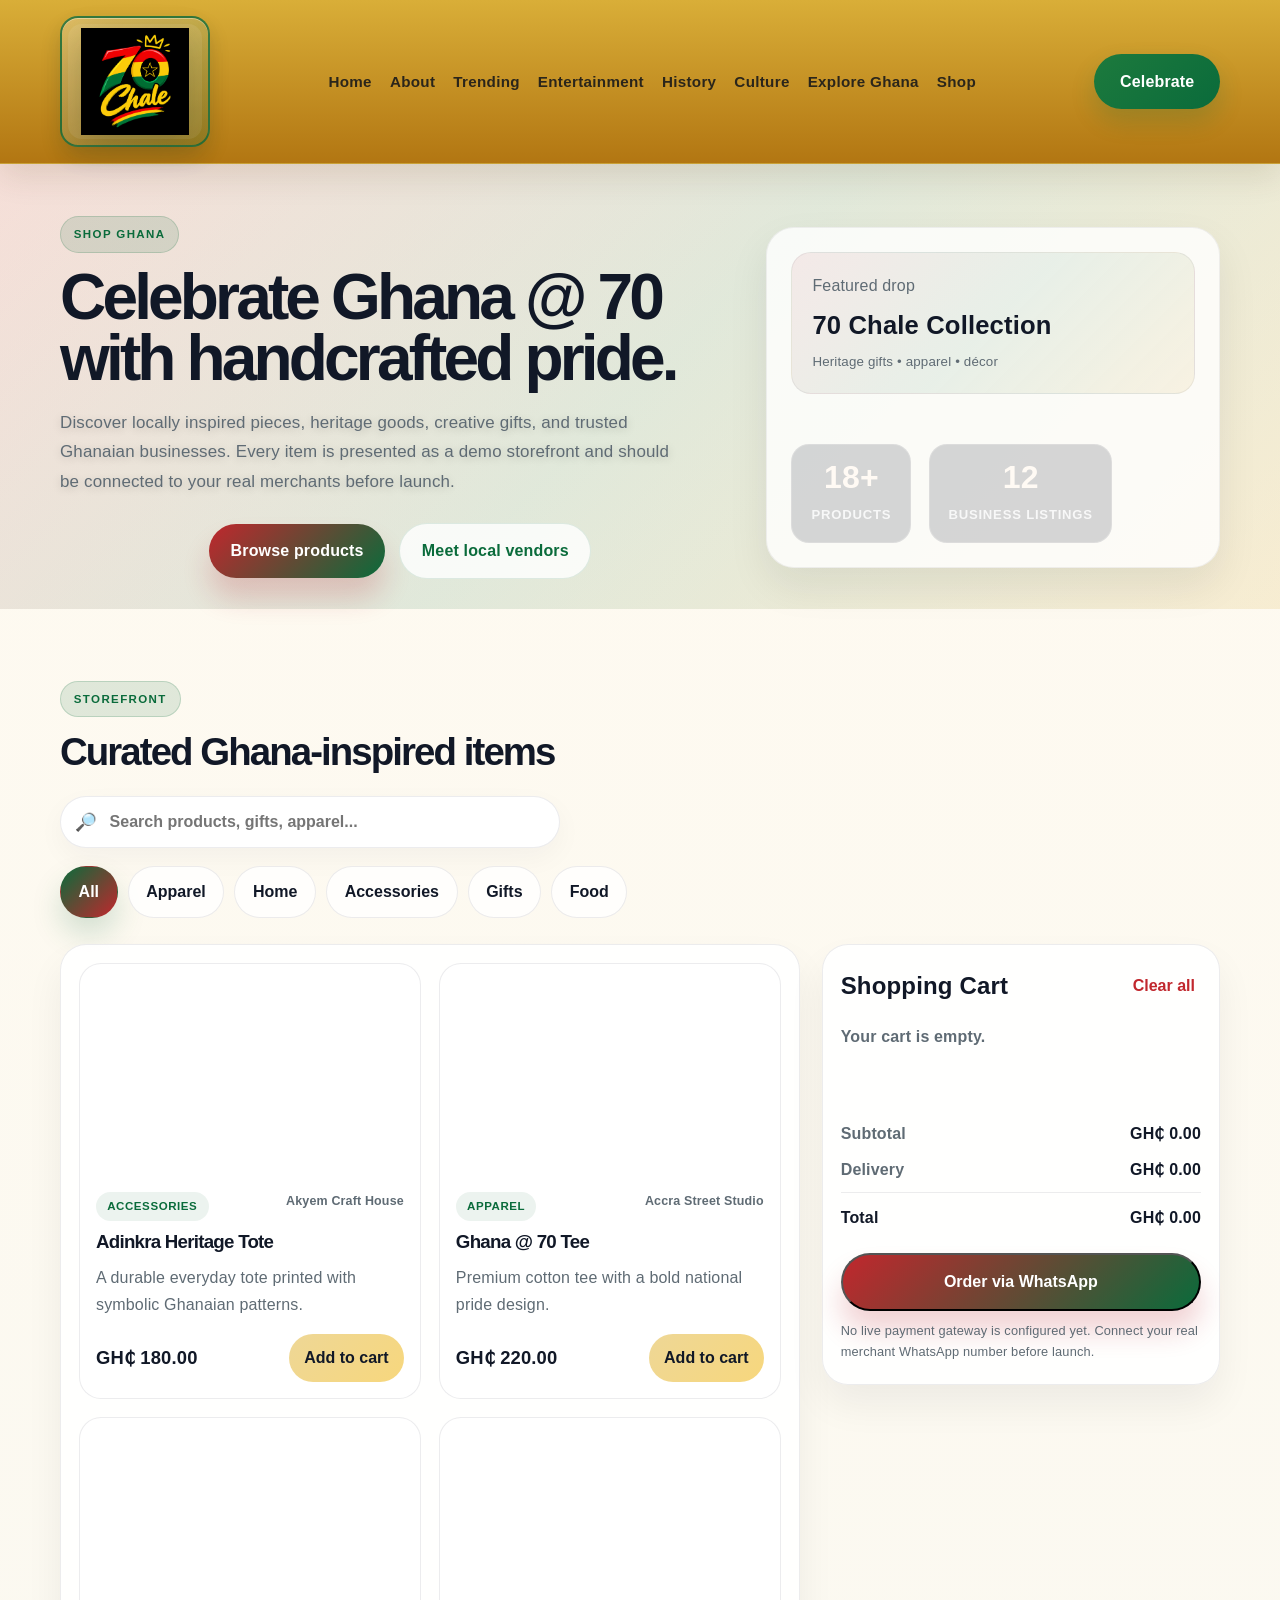
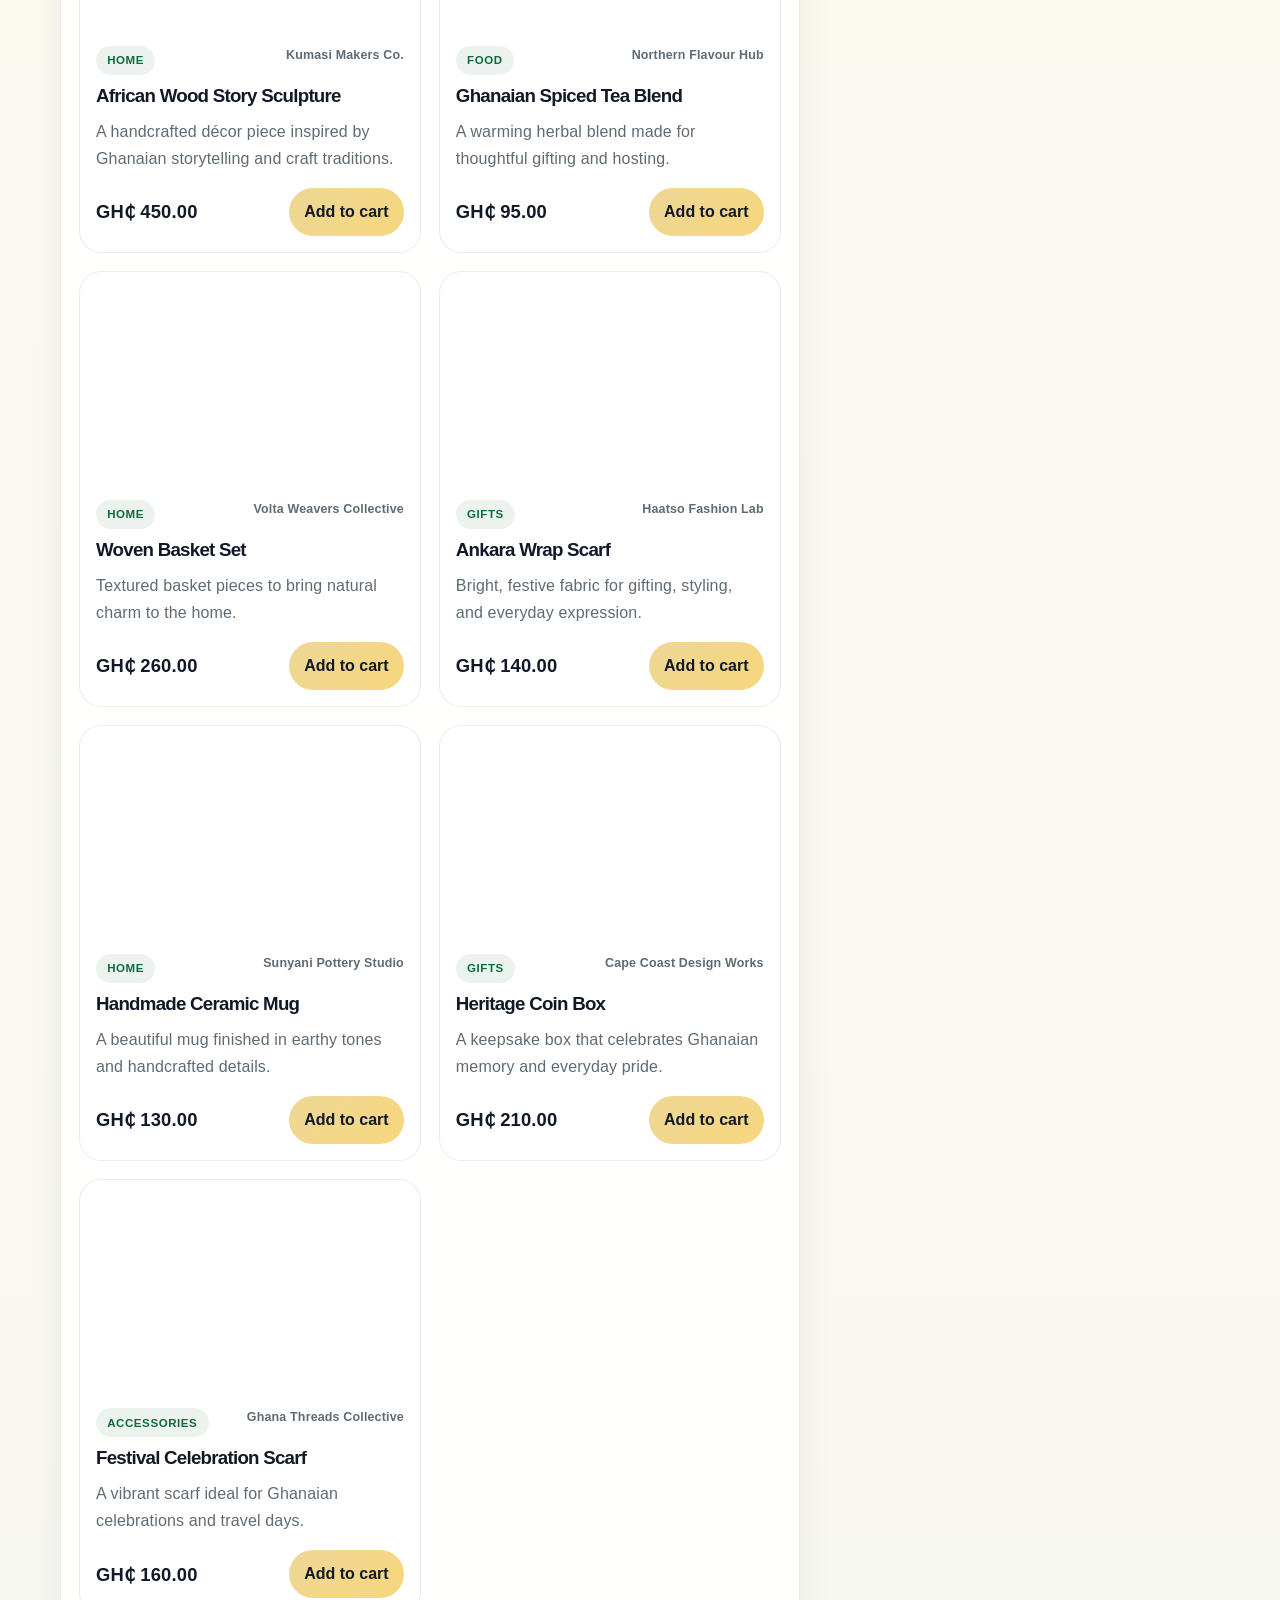
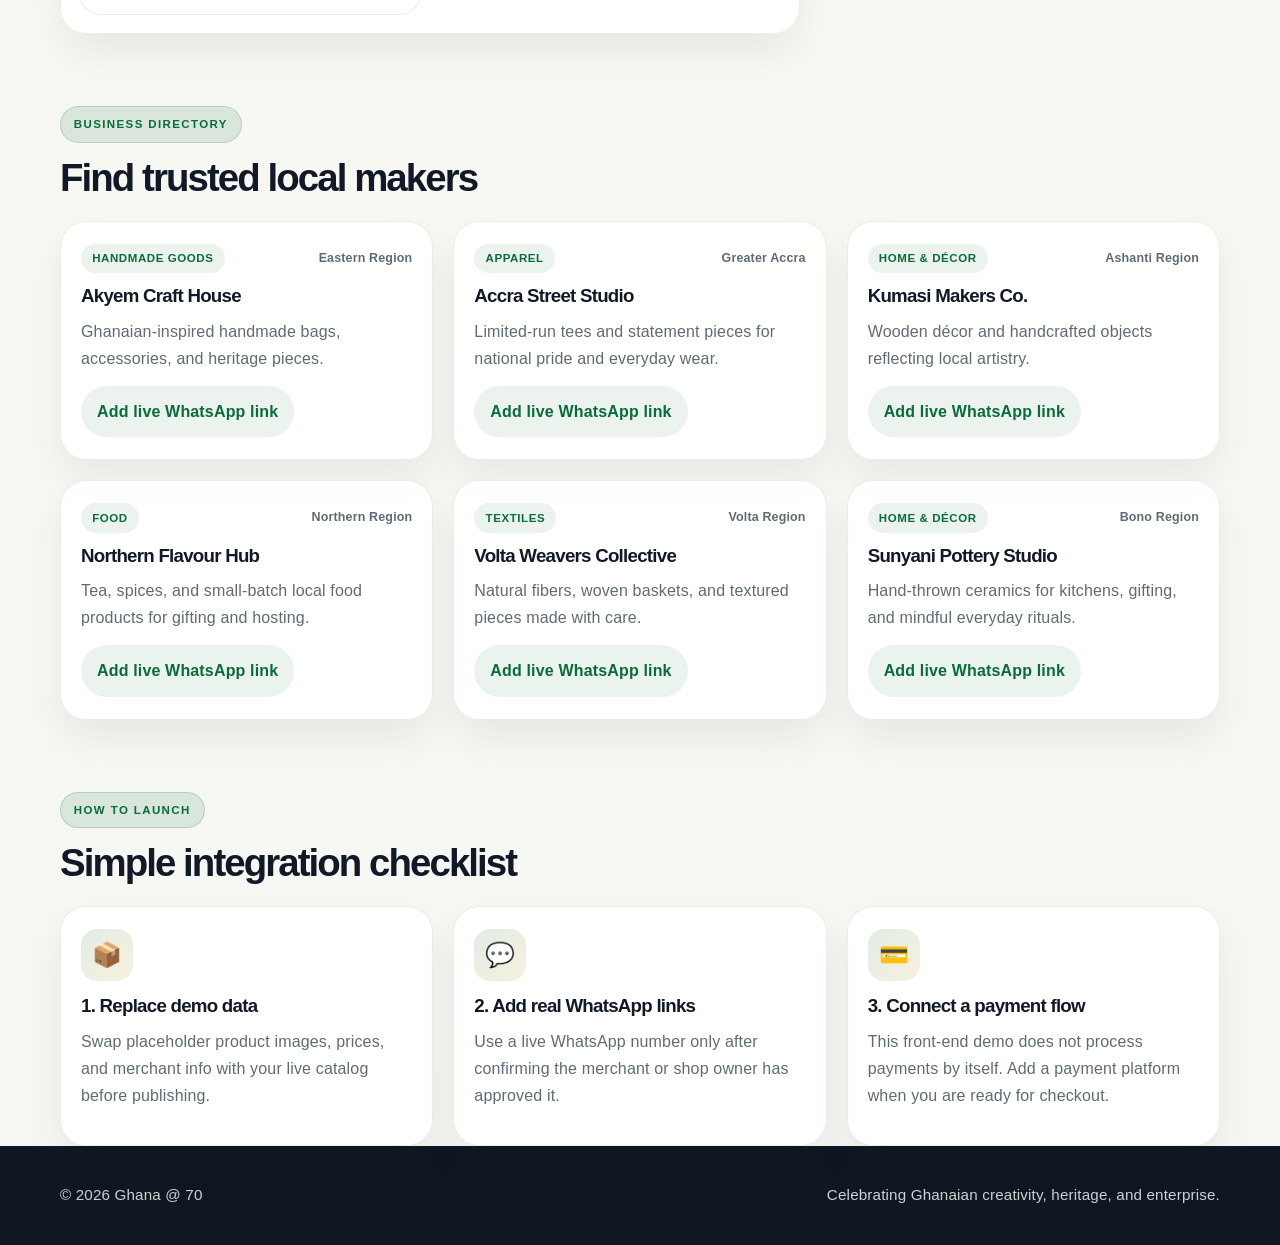
<file: shop.html>
<!DOCTYPE html>
<html lang="en">
<head>
    <meta charset="UTF-8">
    <meta name="viewport" content="width=device-width, initial-scale=1.0">
    <meta name="description" content="Shop for Ghana@70 cultural products and discover local businesses in Ghana.">
    <title>Shop | Ghana @ 70</title>
    <link rel="stylesheet" href="src/style.css">
</head>
<body class="shop-page-body">
    <header class="topbar">
        <div class="container nav-wrap">
            <a href="index.html" class="brand" aria-label="Ghana 70 Independence home page">
                <img src="images/Ghana-Inspired 70 Chale Crown Logo.png" alt="Ghana 70 independence crest logo">
            </a>

            <nav class="main-nav" aria-label="Main navigation">
                <a href="index.html">Home</a>
                <a href="about.html">About</a>
                <a href="trending.html">Trending</a>
                <a href="entertainment.html">Entertainment</a>
                <a href="history.html">History</a>
                <a href="culture.html">Culture</a>
                <a href="exploreghana.html">Explore Ghana</a>
                <a href="shop.html">Shop</a>
            </nav>

            <a href="history.html" class="nav-cta">Celebrate</a>
        </div>
    </header>

    <main>
        <section class="shop-hero">
            <div class="container shop-hero-inner">
                <div class="shop-copy">
                    <p class="eyebrow alt">Shop Ghana</p>
                    <h1>Celebrate Ghana @ 70 with handcrafted pride.</h1>
                    <p class="lead">
                        Discover locally inspired pieces, heritage goods, creative gifts, and trusted Ghanaian businesses.
                        Every item is presented as a demo storefront and should be connected to your real merchants before launch.
                    </p>

                    <div class="hero-actions">
                        <a href="#shop-grid" class="primary-btn">Browse products</a>
                        <a href="#business-directory" class="secondary-btn">Meet local vendors</a>
                    </div>
                </div>

                <div class="shop-hero-panel">
                    <div class="mini-card">
                        <span>Featured drop</span>
                        <strong>70 Chale Collection</strong>
                        <small>Heritage gifts • apparel • décor</small>
                    </div>
                    <div class="mini-stats">
                        <div>
                            <strong>18+</strong>
                            <span>Products</span>
                        </div>
                        <div>
                            <strong>12</strong>
                            <span>Business listings</span>
                        </div>
                    </div>
                </div>
            </div>
        </section>

        <section class="container shop-section">
            <div class="section-head split-head">
                <div>
                    <p class="eyebrow alt">Storefront</p>
                    <h2>Curated Ghana-inspired items</h2>
                </div>
            </div>

            <div class="shop-controls">
                <label class="search-box" aria-label="Search products">
                    <span>🔎</span>
                    <input id="product-search" type="search" placeholder="Search products, gifts, apparel...">
                </label>

                <div class="filter-row" id="product-filters" aria-label="Filter product categories">
                    <button class="shop-filter active" type="button" data-category="all">All</button>
                    <button class="shop-filter" type="button" data-category="apparel">Apparel</button>
                    <button class="shop-filter" type="button" data-category="home">Home</button>
                    <button class="shop-filter" type="button" data-category="accessories">Accessories</button>
                    <button class="shop-filter" type="button" data-category="gifts">Gifts</button>
                    <button class="shop-filter" type="button" data-category="food">Food</button>
                </div>
            </div>

            <div class="shop-shell" id="shop-grid">
                <div class="product-panel">
                    <div id="product-list" class="product-grid" aria-live="polite"></div>
                </div>

                <aside class="cart-panel" aria-label="Shopping cart">
                    <div class="cart-header">
                        <h3>Shopping Cart</h3>
                        <button id="clear-cart" class="text-button" type="button">Clear all</button>
                    </div>

                    <div id="cart-items" class="cart-items">
                        <p class="empty-cart">Your cart is empty.</p>
                    </div>

                    <div class="cart-summary">
                        <div class="summary-row">
                            <span>Subtotal</span>
                            <strong id="cart-subtotal">GH₵ 0.00</strong>
                        </div>
                        <div class="summary-row">
                            <span>Delivery</span>
                            <strong>GH₵ 0.00</strong>
                        </div>
                        <div class="summary-row total-row">
                            <span>Total</span>
                            <strong id="cart-total">GH₵ 0.00</strong>
                        </div>
                    </div>

                    <button id="checkout-whatsapp" class="primary-btn full-width" type="button">Order via WhatsApp</button>
                    <p class="integration-note">No live payment gateway is configured yet. Connect your real merchant WhatsApp number before launch.</p>
                </aside>
            </div>
        </section>

        <section id="business-directory" class="container shop-section directory-section">
            <div class="section-head">
                <div>
                    <p class="eyebrow alt">Business directory</p>
                    <h2>Find trusted local makers</h2>
                </div>
            </div>

            <div class="directory-grid" id="directory-list"></div>
        </section>

        <section class="container shop-section">
            <div class="section-head">
                <div>
                    <p class="eyebrow alt">How to launch</p>
                    <h2>Simple integration checklist</h2>
                </div>
            </div>

            <div class="info-grid">
                <article class="info-card">
                    <span class="info-icon">📦</span>
                    <h3>1. Replace demo data</h3>
                    <p>Swap placeholder product images, prices, and merchant info with your live catalog before publishing.</p>
                </article>

                <article class="info-card">
                    <span class="info-icon">💬</span>
                    <h3>2. Add real WhatsApp links</h3>
                    <p>Use a live WhatsApp number only after confirming the merchant or shop owner has approved it.</p>
                </article>

                <article class="info-card">
                    <span class="info-icon">💳</span>
                    <h3>3. Connect a payment flow</h3>
                    <p>This front-end demo does not process payments by itself. Add a payment platform when you are ready for checkout.</p>
                </article>
            </div>
        </section>
    </main>

    <footer class="site-footer">
        <div class="container footer-wrap">
            <p>© 2026 Ghana @ 70</p>
            <p>Celebrating Ghanaian creativity, heritage, and enterprise.</p>
        </div>
    </footer>

    <script>
        const products = [
            {
                id: 'adinkra-tote',
                name: 'Adinkra Heritage Tote',
                category: 'accessories',
                price: 180,
                image: 'https://images.unsplash.com/photo-1521572267360-ee0c2909d518?auto=format&fit=crop&w=900&q=80',
                merchant: 'Akyem Craft House',
                description: 'A durable everyday tote printed with symbolic Ghanaian patterns.'
            },
            {
                id: 'ghanaiastudio-shirt',
                name: 'Ghana @ 70 Tee',
                category: 'apparel',
                price: 220,
                image: 'https://images.unsplash.com/photo-1521572163474-6864f9cf17ab?auto=format&fit=crop&w=900&q=80',
                merchant: 'Accra Street Studio',
                description: 'Premium cotton tee with a bold national pride design.'
            },
            {
                id: 'wooden-sculpture',
                name: 'African Wood Story Sculpture',
                category: 'home',
                price: 450,
                image: 'https://images.unsplash.com/photo-1517705008128-361805f42e86?auto=format&fit=crop&w=900&q=80',
                merchant: 'Kumasi Makers Co.',
                description: 'A handcrafted décor piece inspired by Ghanaian storytelling and craft traditions.'
            },
            {
                id: 'golden-spice',
                name: 'Ghanaian Spiced Tea Blend',
                category: 'food',
                price: 95,
                image: 'https://images.unsplash.com/photo-1495474472287-4d71bcdd2085?auto=format&fit=crop&w=900&q=80',
                merchant: 'Northern Flavour Hub',
                description: 'A warming herbal blend made for thoughtful gifting and hosting.'
            },
            {
                id: 'woven-basket',
                name: 'Woven Basket Set',
                category: 'home',
                price: 260,
                image: 'https://images.unsplash.com/photo-1503602642458-232111445657?auto=format&fit=crop&w=900&q=80',
                merchant: 'Volta Weavers Collective',
                description: 'Textured basket pieces to bring natural charm to the home.'
            },
            {
                id: 'ankara-shawl',
                name: 'Ankara Wrap Scarf',
                category: 'gifts',
                price: 140,
                image: 'https://images.unsplash.com/photo-1529139574466-a303027c1d8b?auto=format&fit=crop&w=900&q=80',
                merchant: 'Haatso Fashion Lab',
                description: 'Bright, festive fabric for gifting, styling, and everyday expression.'
            },
            {
                id: 'ceramic-mug',
                name: 'Handmade Ceramic Mug',
                category: 'home',
                price: 130,
                image: 'https://images.unsplash.com/photo-1514228742587-6b1558fcca3d?auto=format&fit=crop&w=900&q=80',
                merchant: 'Sunyani Pottery Studio',
                description: 'A beautiful mug finished in earthy tones and handcrafted details.'
            },
            {
                id: 'heritage-coin-box',
                name: 'Heritage Coin Box',
                category: 'gifts',
                price: 210,
                image: 'https://images.unsplash.com/photo-1523413651479-597eb2da0ad6?auto=format&fit=crop&w=900&q=80',
                merchant: 'Cape Coast Design Works',
                description: 'A keepsake box that celebrates Ghanaian memory and everyday pride.'
            },
            {
                id: 'festival-scarf',
                name: 'Festival Celebration Scarf',
                category: 'accessories',
                price: 160,
                image: 'https://images.unsplash.com/photo-1483985988355-763728e1935b?auto=format&fit=crop&w=900&q=80',
                merchant: 'Ghana Threads Collective',
                description: 'A vibrant scarf ideal for Ghanaian celebrations and travel days.'
            }
        ];

        const directory = [
            {
                name: 'Akyem Craft House',
                category: 'Handmade goods',
                location: 'Eastern Region',
                description: 'Ghanaian-inspired handmade bags, accessories, and heritage pieces.',
                contactLabel: 'Add live WhatsApp link',
                contactUrl: '#'
            },
            {
                name: 'Accra Street Studio',
                category: 'Apparel',
                location: 'Greater Accra',
                description: 'Limited-run tees and statement pieces for national pride and everyday wear.',
                contactLabel: 'Add live WhatsApp link',
                contactUrl: '#'
            },
            {
                name: 'Kumasi Makers Co.',
                category: 'Home & décor',
                location: 'Ashanti Region',
                description: 'Wooden décor and handcrafted objects reflecting local artistry.',
                contactLabel: 'Add live WhatsApp link',
                contactUrl: '#'
            },
            {
                name: 'Northern Flavour Hub',
                category: 'Food',
                location: 'Northern Region',
                description: 'Tea, spices, and small-batch local food products for gifting and hosting.',
                contactLabel: 'Add live WhatsApp link',
                contactUrl: '#'
            },
            {
                name: 'Volta Weavers Collective',
                category: 'Textiles',
                location: 'Volta Region',
                description: 'Natural fibers, woven baskets, and textured pieces made with care.',
                contactLabel: 'Add live WhatsApp link',
                contactUrl: '#'
            },
            {
                name: 'Sunyani Pottery Studio',
                category: 'Home & décor',
                location: 'Bono Region',
                description: 'Hand-thrown ceramics for kitchens, gifting, and mindful everyday rituals.',
                contactLabel: 'Add live WhatsApp link',
                contactUrl: '#'
            }
        ];

        const productList = document.getElementById('product-list');
        const productSearch = document.getElementById('product-search');
        const directoryList = document.getElementById('directory-list');
        const cartItems = document.getElementById('cart-items');
        const cartSubtotal = document.getElementById('cart-subtotal');
        const cartTotal = document.getElementById('cart-total');
        const clearCartBtn = document.getElementById('clear-cart');
        const checkoutBtn = document.getElementById('checkout-whatsapp');

        let activeCategory = 'all';
        let cart = [];

        function formatter(amount) {
            return new Intl.NumberFormat('en-GH', {
                style: 'currency',
                currency: 'GHS',
                maximumFractionDigits: 2
            }).format(amount);
        }

        function formatPrice(amount) {
            return `GH₵ ${amount.toFixed(2)}`;
        }

        function getFilteredProducts() {
            const query = productSearch.value.trim().toLowerCase();

            return products.filter((product) => {
                const matchesCategory = activeCategory === 'all' || product.category === activeCategory;
                const haystack = `${product.name} ${product.merchant} ${product.description} ${product.category}`.toLowerCase();
                const matchesSearch = !query || haystack.includes(query);
                return matchesCategory && matchesSearch;
            });
        }

        function renderProducts() {
            const filteredProducts = getFilteredProducts();

            if (!filteredProducts.length) {
                productList.innerHTML = '<div class="empty-results">No products match your filter yet.</div>';
                return;
            }

            productList.innerHTML = filteredProducts.map((product) => `
                <article class="product-card">
                    <div class="product-image" style="background-image:url('${product.image}')"></div>
                    <div class="product-body">
                        <div class="product-meta">
                            <span class="product-tag">${product.category}</span>
                            <span class="merchant-name">${product.merchant}</span>
                        </div>
                        <h3>${product.name}</h3>
                        <p>${product.description}</p>
                        <div class="product-footer">
                            <strong>${formatPrice(product.price)}</strong>
                            <button class="mini-btn" type="button" data-product-id="${product.id}">Add to cart</button>
                        </div>
                    </div>
                </article>
            `).join('');

            productList.querySelectorAll('[data-product-id]').forEach((button) => {
                button.addEventListener('click', () => addToCart(button.dataset.productId));
            });
        }

        function renderDirectory() {
            directoryList.innerHTML = directory.map((entry) => `
                <article class="directory-card">
                    <div class="directory-head">
                        <span class="directory-tag">${entry.category}</span>
                        <span class="directory-location">${entry.location}</span>
                    </div>
                    <h3>${entry.name}</h3>
                    <p>${entry.description}</p>
                    <a class="directory-link" href="${entry.contactUrl}" target="_blank" rel="noreferrer">${entry.contactLabel}</a>
                </article>
            `).join('');
        }

        function addToCart(productId) {
            const product = products.find((item) => item.id === productId);
            if (!product) return;

            const existing = cart.find((item) => item.id === productId);
            if (existing) {
                existing.quantity += 1;
            } else {
                cart.push({ ...product, quantity: 1 });
            }

            updateCart();
        }

        function removeFromCart(productId) {
            cart = cart.filter((item) => item.id !== productId);
            updateCart();
        }

        function updateCart() {
            if (!cart.length) {
                cartItems.innerHTML = '<p class="empty-cart">Your cart is empty.</p>';
            } else {
                cartItems.innerHTML = cart.map((item) => `
                    <div class="cart-item">
                        <div>
                            <h4>${item.name}</h4>
                            <small>${formatPrice(item.price)} × ${item.quantity}</small>
                        </div>
                        <div class="cart-actions">
                            <strong>${formatPrice(item.price * item.quantity)}</strong>
                            <button type="button" data-remove-id="${item.id}" class="remove-btn">Remove</button>
                        </div>
                    </div>
                `).join('');

                cartItems.querySelectorAll('[data-remove-id]').forEach((button) => {
                    button.addEventListener('click', () => removeFromCart(button.dataset.removeId));
                });
            }

            const subtotal = cart.reduce((sum, item) => sum + item.price * item.quantity, 0);
            cartSubtotal.textContent = formatPrice(subtotal);
            cartTotal.textContent = formatPrice(subtotal);
        }

        function buildWhatsAppMessage() {
            if (!cart.length) {
                return 'Hello, I would like to place an order for your Ghana at 70 shop items.';
            }

            const lines = cart.map((item) => `${item.name} x${item.quantity} - ${formatPrice(item.price * item.quantity)}`);
            const total = formatPrice(cart.reduce((sum, item) => sum + item.price * item.quantity, 0));
            return encodeURIComponent(`Hello, I would like to order the following Ghana @ 70 items:\n${lines.join('\n')}\n\nTotal: ${total}\nPlease confirm availability and delivery.`);
        }

        checkoutBtn.addEventListener('click', () => {
            const message = buildWhatsAppMessage();
            const whatsappUrl = `https://wa.me/?text=${message}`;
            window.open(whatsappUrl, '_blank', 'noopener');
        });

        clearCartBtn.addEventListener('click', () => {
            cart = [];
            updateCart();
        });

        document.querySelectorAll('.shop-filter').forEach((button) => {
            button.addEventListener('click', () => {
                activeCategory = button.dataset.category;
                document.querySelectorAll('.shop-filter').forEach((item) => item.classList.toggle('active', item === button));
                renderProducts();
            });
        });

        productSearch.addEventListener('input', renderProducts);

        renderProducts();
        renderDirectory();
        updateCart();
    </script>
</body>
</html>
</file>
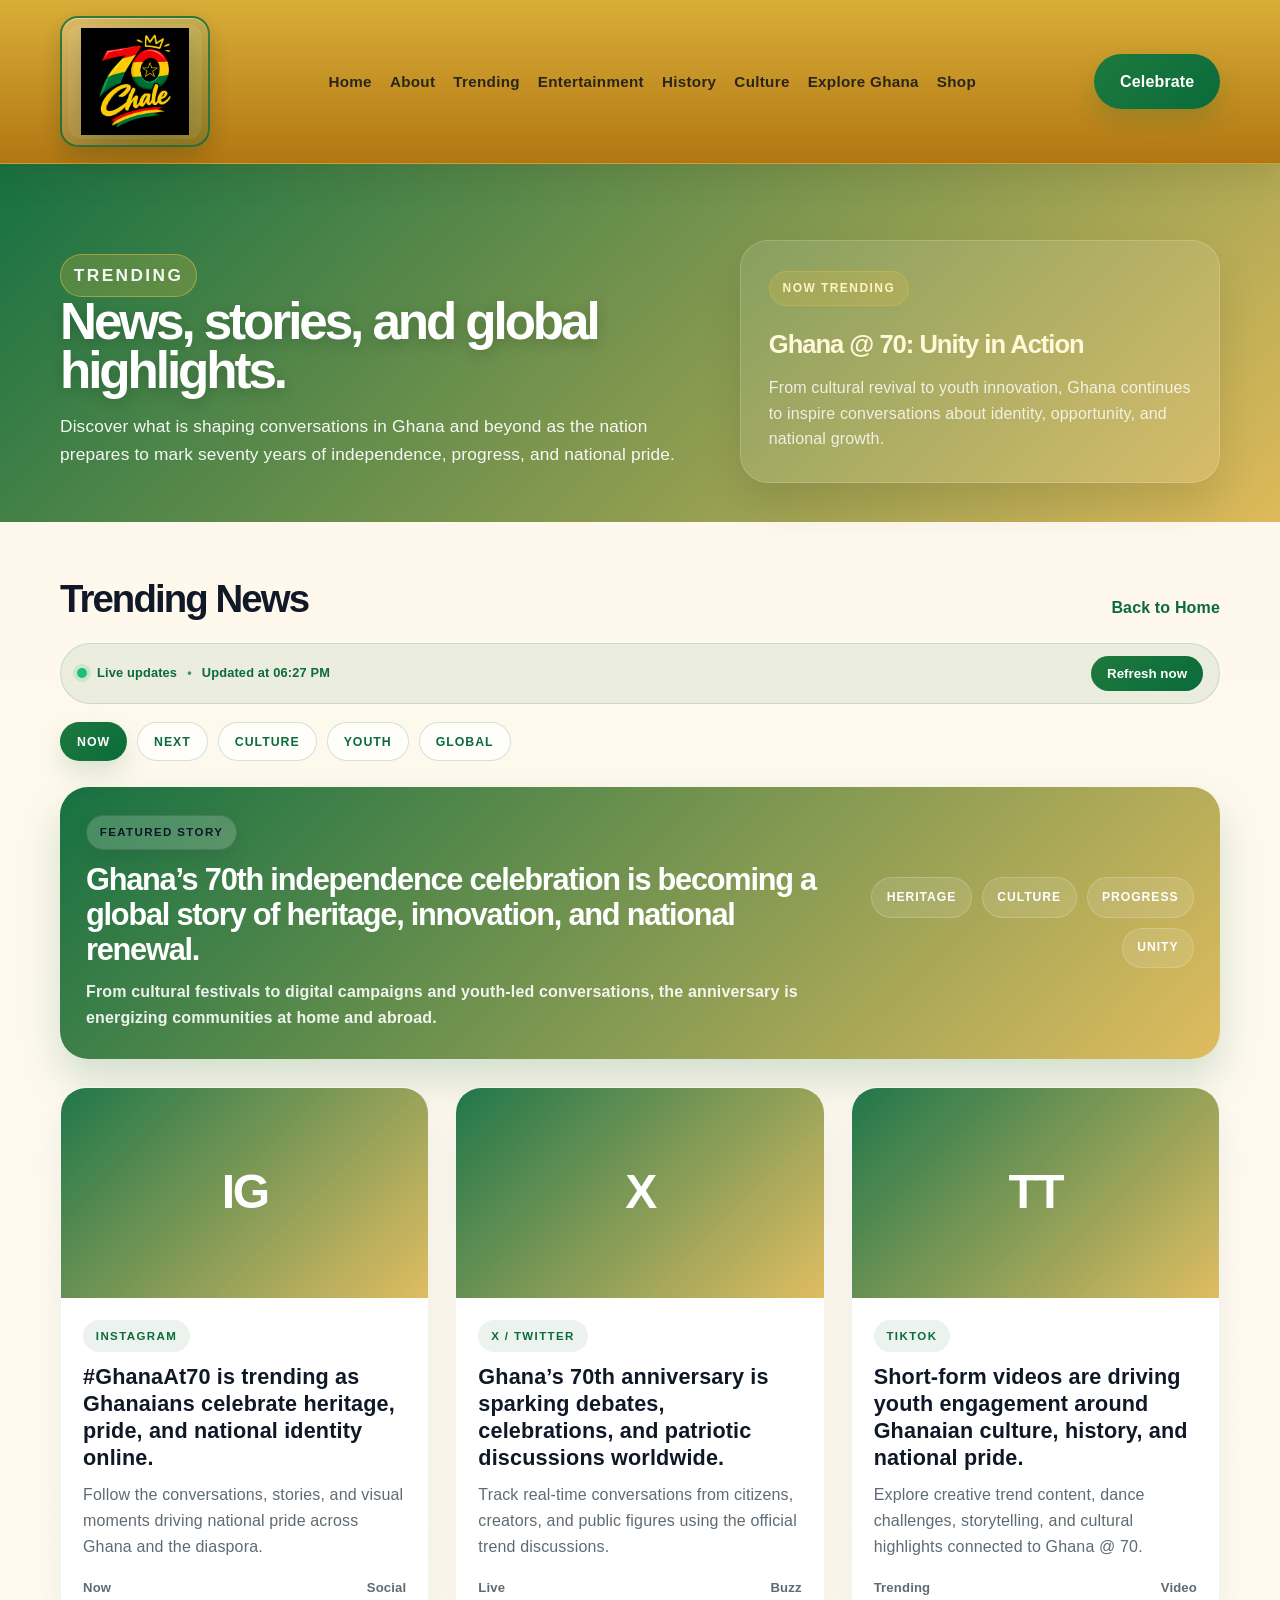
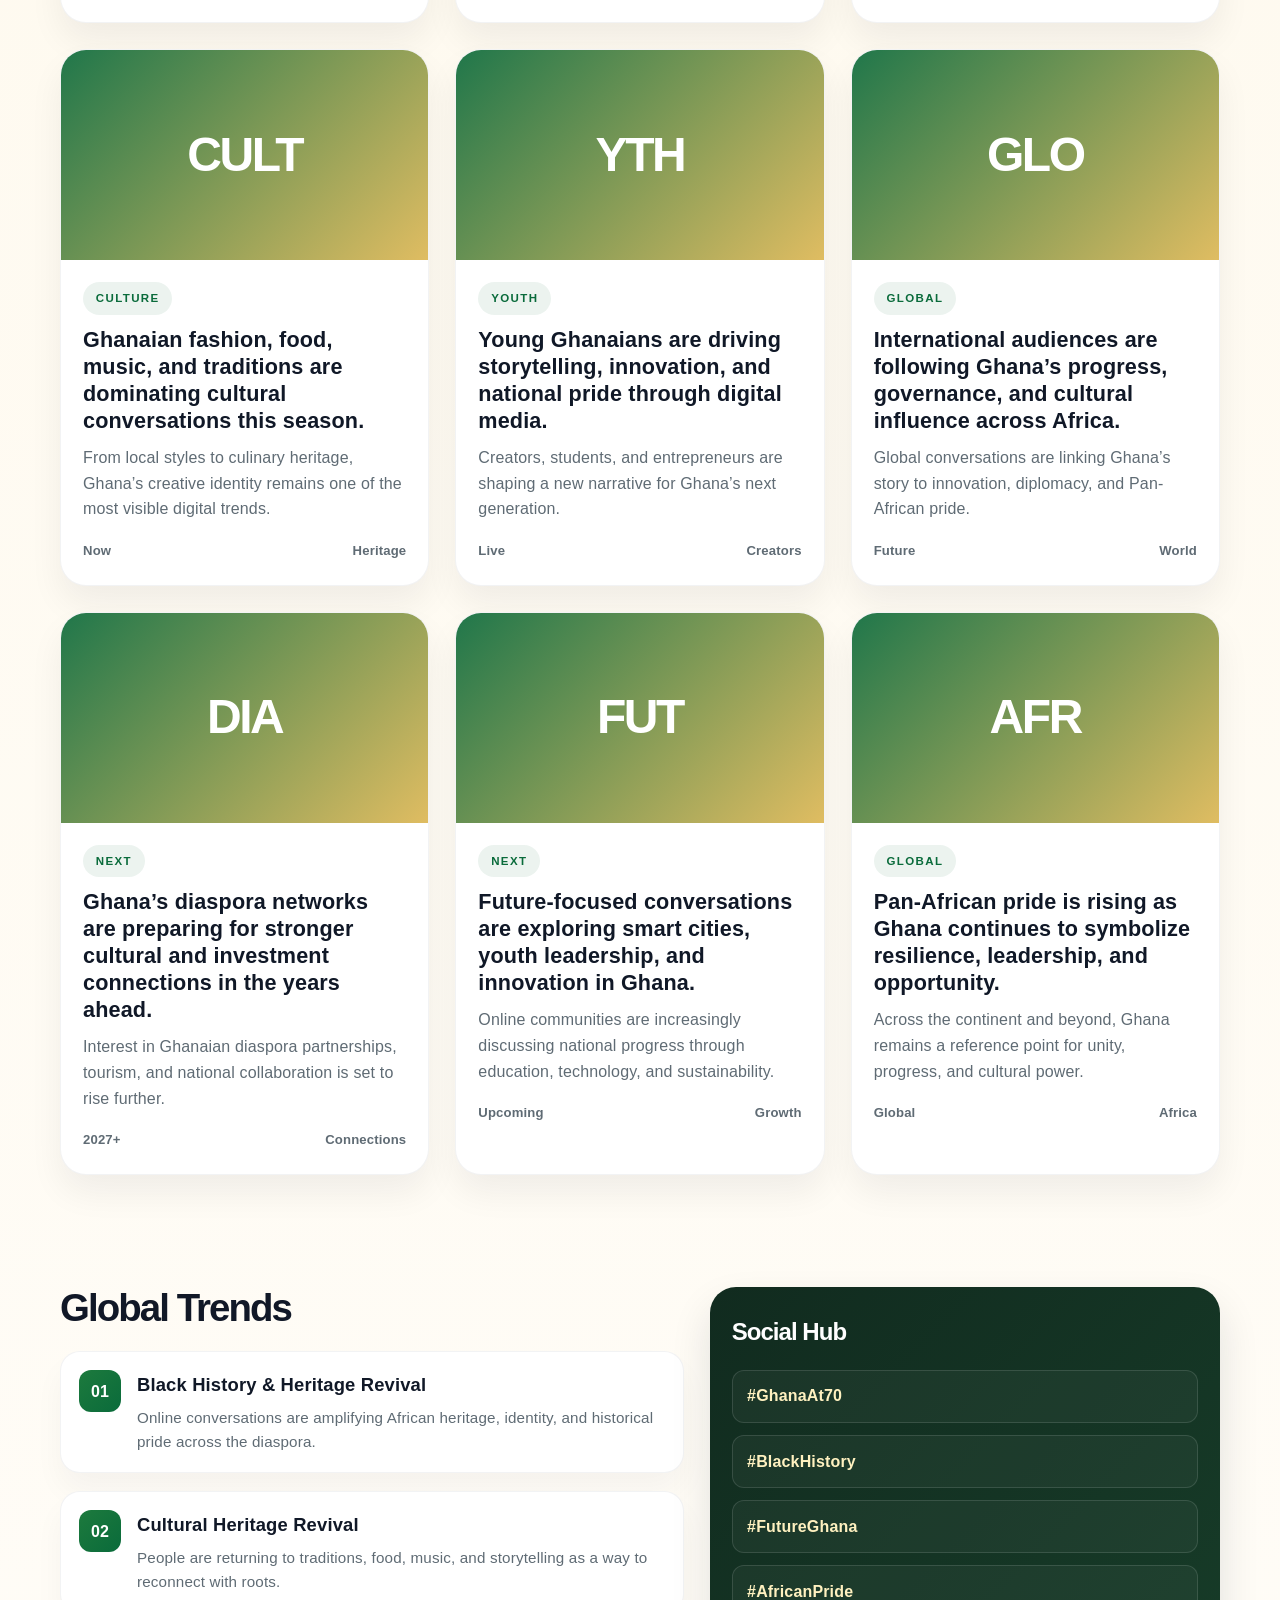
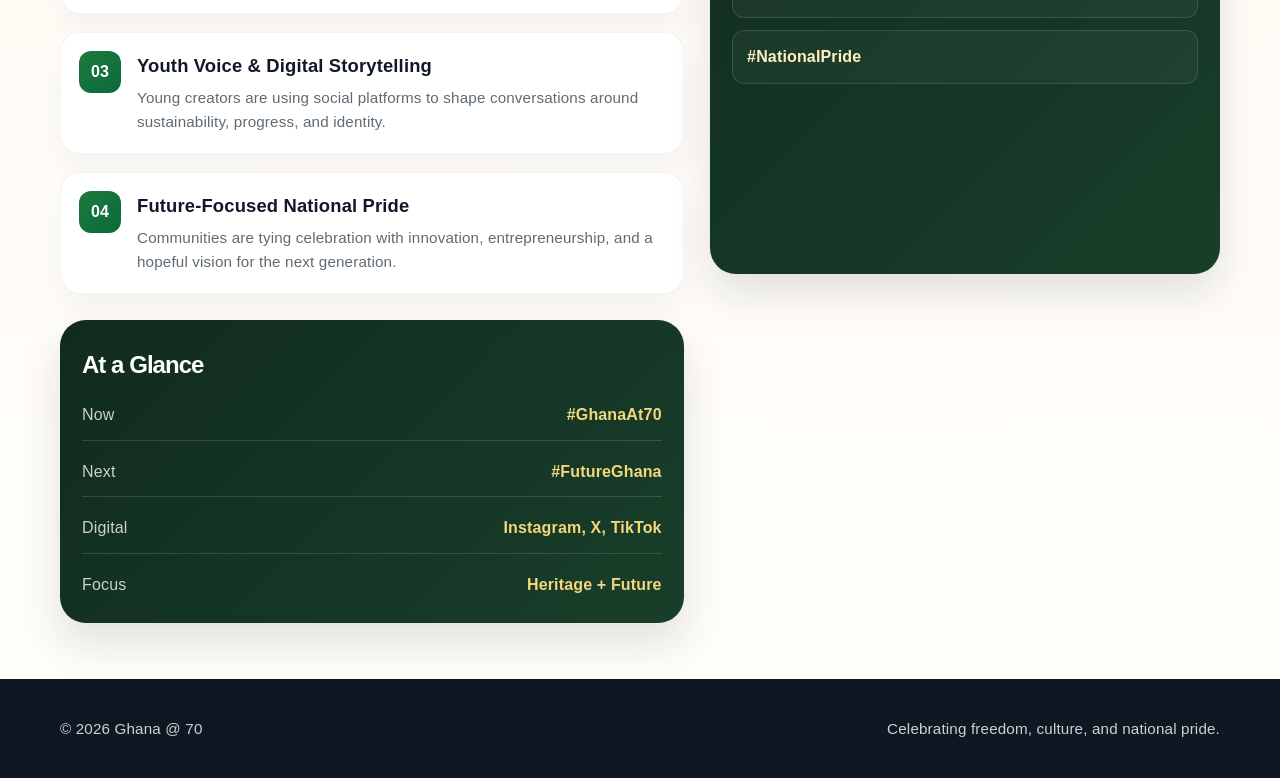
<file: trending.html>
<!DOCTYPE html>
<html lang="en">
<head>
    <meta charset="UTF-8">
    <meta name="viewport" content="width=device-width, initial-scale=1.0">
    <meta name="description" content="Stay updated with Ghana and global trending news around the 70th Independence celebration.">
    <title>Trending News | Ghana @ 70</title>
    <link rel="stylesheet" href="src/style.css">
</head>
<body class="trending-page">
    <header class="topbar">
        <div class="container nav-wrap">
            <a href="index.html" class="brand" aria-label="Ghana 70 Independence home page">
                <img src="images/Ghana-Inspired 70 Chale Crown Logo.png" alt="Ghana 70 independence crest logo">
            </a>

            <nav class="main-nav" aria-label="Main navigation">
                <a href="index.html">Home</a>
                <a href="about.html">About</a>
                <a href="trending.html">Trending</a>
                <a href="entertainment.html">Entertainment</a>
                <a href="history.html">History</a>
                <a href="culture.html">Culture</a>
                <a href="exploreghana.html">Explore Ghana</a>
                <a href="shop.html">Shop</a>
            </nav>

            <a href="history.html" class="nav-cta">Celebrate</a>
        </div>
    </header>

    <main>
        <section class="trending-hero">
            <div class="container trending-hero-inner">
                <div class="trending-copy">
                    <p class="eyebrow">Trending</p>
                    <h1>News, stories, and global highlights.</h1>
                    <p>
                        Discover what is shaping conversations in Ghana and beyond as the nation prepares to mark seventy years of independence, progress, and national pride.
                    </p>
                </div>

                <aside class="trending-promo">
                    <span class="promo-tag">Now Trending</span>
                    <strong>Ghana @ 70: Unity in Action</strong>
                    <p>From cultural revival to youth innovation, Ghana continues to inspire conversations about identity, opportunity, and national growth.</p>
                </aside>
            </div>
        </section>

        <section class="trending-section">
            <div class="container">
                <div class="section-head">
                    <h2>Trending News</h2>
                    <a href="index.html" class="view-link">Back to Home</a>
                </div>

                <div class="live-status-bar" aria-live="polite">
                    <span class="status-dot"></span>
                    <span>Live updates</span>
                    <span class="status-divider">•</span>
                    <span id="last-updated">Refreshing every 5 minutes</span>
                    <button type="button" id="refresh-now" class="refresh-button">Refresh now</button>
                </div>

                <div class="trend-filters" aria-label="Trend categories">
                    <button type="button" class="filter-pill active" data-filter="now" aria-pressed="true">Now</button>
                    <button type="button" class="filter-pill" data-filter="next" aria-pressed="false">Next</button>
                    <button type="button" class="filter-pill" data-filter="culture" aria-pressed="false">Culture</button>
                    <button type="button" class="filter-pill" data-filter="youth" aria-pressed="false">Youth</button>
                    <button type="button" class="filter-pill" data-filter="global" aria-pressed="false">Global</button>
                </div>

                <article class="featured-story">
                    <div class="featured-copy">
                        <span class="news-kicker">Featured Story</span>
                        <h3>Ghana’s 70th independence celebration is becoming a global story of heritage, innovation, and national renewal.</h3>
                        <p>From cultural festivals to digital campaigns and youth-led conversations, the anniversary is energizing communities at home and abroad.</p>
                    </div>
                    <div class="featured-tags">
                        <span>Heritage</span>
                        <span>Culture</span>
                        <span>Progress</span>
                        <span>Unity</span>
                    </div>
                </article>

                <div class="news-grid trend-board">
                    <a href="https://www.instagram.com/explore/tags/ghanaat70/" target="_blank" rel="noreferrer" class="news-card social-link trend-card" data-category="now">
                        <div class="news-thumb">IG</div>
                        <div class="news-body">
                            <span class="news-kicker">Instagram</span>
                            <h3>#GhanaAt70 is trending as Ghanaians celebrate heritage, pride, and national identity online.</h3>
                            <p>Follow the conversations, stories, and visual moments driving national pride across Ghana and the diaspora.</p>
                            <div class="news-meta">
                                <span>Now</span>
                                <span>Social</span>
                            </div>
                        </div>
                    </a>

                    <a href="https://x.com/search?q=Ghana%20At%2070&src=typed_query" target="_blank" rel="noreferrer" class="news-card social-link trend-card" data-category="now">
                        <div class="news-thumb">X</div>
                        <div class="news-body">
                            <span class="news-kicker">X / Twitter</span>
                            <h3>Ghana’s 70th anniversary is sparking debates, celebrations, and patriotic discussions worldwide.</h3>
                            <p>Track real-time conversations from citizens, creators, and public figures using the official trend discussions.</p>
                            <div class="news-meta">
                                <span>Live</span>
                                <span>Buzz</span>
                            </div>
                        </div>
                    </a>

                    <a href="https://www.tiktok.com/tag/GhanaAt70" target="_blank" rel="noreferrer" class="news-card social-link trend-card" data-category="next">
                        <div class="news-thumb">TT</div>
                        <div class="news-body">
                            <span class="news-kicker">TikTok</span>
                            <h3>Short-form videos are driving youth engagement around Ghanaian culture, history, and national pride.</h3>
                            <p>Explore creative trend content, dance challenges, storytelling, and cultural highlights connected to Ghana @ 70.</p>
                            <div class="news-meta">
                                <span>Trending</span>
                                <span>Video</span>
                            </div>
                        </div>
                    </a>

                    <a href="https://www.instagram.com/explore/tags/ghanaculture/" target="_blank" rel="noreferrer" class="news-card social-link trend-card" data-category="culture">
                        <div class="news-thumb">CULT</div>
                        <div class="news-body">
                            <span class="news-kicker">Culture</span>
                            <h3>Ghanaian fashion, food, music, and traditions are dominating cultural conversations this season.</h3>
                            <p>From local styles to culinary heritage, Ghana’s creative identity remains one of the most visible digital trends.</p>
                            <div class="news-meta">
                                <span>Now</span>
                                <span>Heritage</span>
                            </div>
                        </div>
                    </a>

                    <a href="https://www.instagram.com/explore/tags/youngghana/" target="_blank" rel="noreferrer" class="news-card social-link trend-card" data-category="youth">
                        <div class="news-thumb">YTH</div>
                        <div class="news-body">
                            <span class="news-kicker">Youth</span>
                            <h3>Young Ghanaians are driving storytelling, innovation, and national pride through digital media.</h3>
                            <p>Creators, students, and entrepreneurs are shaping a new narrative for Ghana’s next generation.</p>
                            <div class="news-meta">
                                <span>Live</span>
                                <span>Creators</span>
                            </div>
                        </div>
                    </a>

                    <a href="https://www.youtube.com/results?search_query=ghana+future+innovation" target="_blank" rel="noreferrer" class="news-card social-link trend-card" data-category="global">
                        <div class="news-thumb">GLO</div>
                        <div class="news-body">
                            <span class="news-kicker">Global</span>
                            <h3>International audiences are following Ghana’s progress, governance, and cultural influence across Africa.</h3>
                            <p>Global conversations are linking Ghana’s story to innovation, diplomacy, and Pan-African pride.</p>
                            <div class="news-meta">
                                <span>Future</span>
                                <span>World</span>
                            </div>
                        </div>
                    </a>

                    <a href="https://www.instagram.com/explore/tags/ghanadiaspora/" target="_blank" rel="noreferrer" class="news-card social-link trend-card" data-category="next">
                        <div class="news-thumb">DIA</div>
                        <div class="news-body">
                            <span class="news-kicker">Next</span>
                            <h3>Ghana’s diaspora networks are preparing for stronger cultural and investment connections in the years ahead.</h3>
                            <p>Interest in Ghanaian diaspora partnerships, tourism, and national collaboration is set to rise further.</p>
                            <div class="news-meta">
                                <span>2027+</span>
                                <span>Connections</span>
                            </div>
                        </div>
                    </a>

                    <a href="https://www.instagram.com/explore/tags/futureghana/" target="_blank" rel="noreferrer" class="news-card social-link trend-card" data-category="next">
                        <div class="news-thumb">FUT</div>
                        <div class="news-body">
                            <span class="news-kicker">Next</span>
                            <h3>Future-focused conversations are exploring smart cities, youth leadership, and innovation in Ghana.</h3>
                            <p>Online communities are increasingly discussing national progress through education, technology, and sustainability.</p>
                            <div class="news-meta">
                                <span>Upcoming</span>
                                <span>Growth</span>
                            </div>
                        </div>
                    </a>

                    <a href="https://www.instagram.com/explore/tags/africanpride/" target="_blank" rel="noreferrer" class="news-card social-link trend-card" data-category="global">
                        <div class="news-thumb">AFR</div>
                        <div class="news-body">
                            <span class="news-kicker">Global</span>
                            <h3>Pan-African pride is rising as Ghana continues to symbolize resilience, leadership, and opportunity.</h3>
                            <p>Across the continent and beyond, Ghana remains a reference point for unity, progress, and cultural power.</p>
                            <div class="news-meta">
                                <span>Global</span>
                                <span>Africa</span>
                            </div>
                        </div>
                    </a>
                </div>
            </div>
        </section>

        <section class="trending-section">
            <div class="container trend-list">
                <div>
                    <div class="section-head">
                        <h2>Global Trends</h2>
                    </div>

                    <ul class="feature-list">
                        <li>
                            <a href="https://www.instagram.com/explore/tags/africanheritage/" target="_blank" rel="noreferrer" class="trend-link">
                                <span class="feature-rank">01</span>
                                <div>
                                    <h3>Black History & Heritage Revival</h3>
                                    <p>Online conversations are amplifying African heritage, identity, and historical pride across the diaspora.</p>
                                </div>
                            </a>
                        </li>

                        <li>
                            <a href="https://www.youtube.com/results?search_query=Ghana+culture+and+heritage" target="_blank" rel="noreferrer" class="trend-link">
                                <span class="feature-rank">02</span>
                                <div>
                                    <h3>Cultural Heritage Revival</h3>
                                    <p>People are returning to traditions, food, music, and storytelling as a way to reconnect with roots.</p>
                                </div>
                            </a>
                        </li>

                        <li>
                            <a href="https://www.tiktok.com/tag/youthvoice" target="_blank" rel="noreferrer" class="trend-link">
                                <span class="feature-rank">03</span>
                                <div>
                                    <h3>Youth Voice & Digital Storytelling</h3>
                                    <p>Young creators are using social platforms to shape conversations around sustainability, progress, and identity.</p>
                                </div>
                            </a>
                        </li>

                        <li>
                            <a href="https://www.instagram.com/explore/tags/nationalpride/" target="_blank" rel="noreferrer" class="trend-link">
                                <span class="feature-rank">04</span>
                                <div>
                                    <h3>Future-Focused National Pride</h3>
                                    <p>Communities are tying celebration with innovation, entrepreneurship, and a hopeful vision for the next generation.</p>
                                </div>
                            </a>
                        </li>
                    </ul>
                </div>

                <aside class="social-panel">
                    <h3>Social Hub</h3>
                    <div class="social-list">
                        <a href="https://www.instagram.com/explore/tags/ghanaat70/" target="_blank" rel="noreferrer">#GhanaAt70</a>
                        <a href="https://www.instagram.com/explore/tags/blackhistory/" target="_blank" rel="noreferrer">#BlackHistory</a>
                        <a href="https://x.com/search?q=%23FutureGhana&src=typed_query" target="_blank" rel="noreferrer">#FutureGhana</a>
                        <a href="https://www.tiktok.com/tag/africanpride" target="_blank" rel="noreferrer">#AfricanPride</a>
                        <a href="https://www.instagram.com/explore/tags/nationalpride/" target="_blank" rel="noreferrer">#NationalPride</a>
                    </div>
                </aside>

                <aside class="glance-box">
                    <h3>At a Glance</h3>
                    <ul class="metric-list">
                        <li><span>Now</span><strong>#GhanaAt70</strong></li>
                        <li><span>Next</span><strong>#FutureGhana</strong></li>
                        <li><span>Digital</span><strong>Instagram, X, TikTok</strong></li>
                        <li><span>Focus</span><strong>Heritage + Future</strong></li>
                    </ul>
                </aside>
            </div>
        </section>
    </main>

    <footer class="site-footer">
        <div class="container footer-wrap">
            <p>© 2026 Ghana @ 70</p>
            <p>Celebrating freedom, culture, and national pride.</p>
        </div>
    </footer>

    <script src="src/script.js"></script>
</body>
</html>
</file>
<file: src/style.css>
:root {
    --green-700: #0a6b3b;
    --green-500: #1d7a3d;
    --green-300: #5bbf7d;
    --gold-500: #eed796;
    --gold-300: #4b452c;
    --red-500: #c1272d;
    --black: #111827;
    --white: #ffffff;
    --soft: #f7f3ea;
    --muted: #5f6b74;
    --shadow: 0 22px 45px rgba(17, 24, 39, 0.12);
}

* {
    box-sizing: border-box;
}

html {
    scroll-behavior: smooth;
}

body {
    margin: 0;
    font-family: Arial, Helvetica, sans-serif;
    background: linear-gradient(180deg, #d7ab2c 0%, #b57913 100%);
    color: var(--black);
    line-height: 1.6;
    letter-spacing: 0.01em;
}

a {
    text-decoration: none;
}

img {
    display: block;
    max-width: 100%;
}

.container {
    width: min(1160px, calc(100% - 32px));
    margin: 0 auto;
}

.topbar {
    position: sticky;
    top: 0;
    z-index: 20;
    background: linear-gradient(180deg, #d9ae38 0%, #b27612 100%);
    backdrop-filter: blur(10px);
    border-bottom: 1px solid rgba(17, 24, 39, 0.08);
    box-shadow: 0 12px 30px rgba(74, 53, 0, 0.12);
}

.nav-wrap {
    display: flex;
    align-items: center;
    justify-content: space-between;
    gap: 20px;
    padding: 16px 0;
    min-height: 74px;
}

.brand {
    position: relative;
    display: inline-flex;
    align-items: center;
    justify-content: center;
    width: 150px;
    min-width: 150px;
    padding: 10px 12px;
    border-radius: 18px;
    background: linear-gradient(135deg, rgba(255,255,255,0.24), rgba(13,107,59,0.20));
    border: 2px solid rgba(13, 107, 59, 0.78);
    box-shadow: 0 10px 20px rgba(23, 52, 28, 0.16), inset 0 1px 0 rgba(255,255,255,0.35);
}

.brand::before {
    content: "";
    position: absolute;
    inset: 6px;
    border-radius: 14px;
    background: rgba(255, 255, 255, 0.08);
    z-index: 0;
}

.brand img {
    position: relative;
    z-index: 1;
    width: 88%;
    height: auto;
    filter: drop-shadow(0 10px 16px rgba(11, 45, 28, 0.2));
}

.main-nav {
    display: flex;
    align-items: center;
    justify-content: center;
    flex-wrap: wrap;
    gap: 18px;
    font-size: 0.95rem;
    font-weight: 700;
}

.main-nav a {
    color: #1a1a1a;
    opacity: 0.9;
    transition: color 0.2s ease, opacity 0.2s ease, transform 0.2s ease;
    letter-spacing: 0.02em;
}

.main-nav a:hover,
.main-nav a:focus-visible {
    color: var(--green-700);
    opacity: 1;
    transform: translateY(-1px);
}

.nav-cta,
.primary-btn,
.secondary-btn {
    display: inline-flex;
    align-items: center;
    justify-content: center;
    border-radius: 999px;
    padding: 0.9rem 1.6rem;
    font-weight: 700;
    transition: transform 0.2s ease, box-shadow 0.2s ease;
}

.nav-cta,
.primary-btn {
    background: linear-gradient(135deg, var(--green-500), var(--green-700));
    color: var(--white);
    box-shadow: 0 12px 24px rgba(13, 107, 59, 0.2);
}

.secondary-btn {
    background: rgba(255, 255, 255, 0.12);
    border: 1px solid rgba(255, 255, 255, 0.45);
    color: var(--white);
}

.nav-cta:hover,
.primary-btn:hover,
.secondary-btn:hover,
.nav-cta:focus-visible,
.primary-btn:focus-visible,
.secondary-btn:focus-visible {
    transform: translateY(-2px);
}

.hero {
    position: relative;
    overflow: hidden;
    background: linear-gradient(135deg, #d9b347 0%, #bf8d21 26%, #a0620d 100%);
    color: var(--white);
    min-height: calc(100vh - 76px);
}

.hero::before {
    content: "";
    position: absolute;
    inset: 0;
    background: linear-gradient(90deg, rgba(11, 17, 12, 0.28) 0%, rgba(11, 17, 12, 0.08) 36%, rgba(11, 17, 12, 0.14) 100%);
}

.hero-inner {
    position: relative;
    z-index: 1;
    display: grid;
    grid-template-columns: 1.02fr 0.98fr;
    align-items: center;
    min-height: calc(100vh - 76px);
    width: 100%;
    padding: 0;
}

.eyebrow {
    display: inline-block;
    margin: 0 0 18px;
    padding: 0.4rem 0.8rem;
    border-radius: 999px;
    background: rgba(244, 197, 66, 0.2);
    border: 1px solid rgba(244, 197, 66, 0.45);
    color: var(--gold-300);
    font-size: 0.75rem;
    font-weight: 700;
    letter-spacing: 0.14em;
    text-transform: uppercase;
}

.eyebrow.alt {
    background: rgba(13, 107, 59, 0.08);
    border-color: rgba(13, 107, 59, 0.18);
    color: var(--green-700);
}

.eyebrow.light {
    color: rgba(255, 255, 255, 0.8);
    background: rgba(255, 255, 255, 0.08);
    border-color: rgba(255, 255, 255, 0.15);
}

.hero-copy {
    position: relative;
    z-index: 2;
    max-width: 640px;
    padding: 42px 30px 30px 30px;
    margin-left: 6%;
    border-radius: 28px;
    background: rgba(17, 24, 39, 0.10);
    border: 1px solid rgba(255, 255, 255, 0.12);
    backdrop-filter: blur(1px);
    box-shadow: 0 18px 40px rgba(0, 0, 0, 0.08);
}

.hero-copy h1 {
    margin: 0;
    font-size: clamp(2.8rem, 5vw, 5.5rem);
    line-height: 0.96;
    letter-spacing: -0.06em;
    color: #fffdf5;
    text-shadow: 0 4px 16px rgba(0, 0, 0, 0.25);
    font-weight: 800;
}

.lead {
    margin-top: 18px;
    max-width: 620px;
    color: rgba(255, 255, 255, 0.98);
    font-size: 1.08rem;
    text-shadow: 0 2px 10px rgba(0, 0, 0, 0.2);
    font-weight: 500;
}

.hero-actions {
    display: flex;
    align-items: center;
    flex-wrap: wrap;
    gap: 16px;
    margin-top: 28px;
}

.highlight-list {
    list-style: none;
    padding: 0;
    margin: 30px 0 0;
    display: flex;
    flex-wrap: wrap;
    gap: 16px;
}

.highlight-list li {
    position: relative;
    padding-left: 20px;
    color: rgba(255, 255, 255, 0.9);
    font-weight: 600;
}

.highlight-list li::before {
    content: "";
    position: absolute;
    left: 0;
    top: 50%;
    width: 10px;
    height: 10px;
    border-radius: 50%;
    background: var(--gold-500);
    transform: translateY(-50%);
}

.hero-visual {
    position: relative;
    display: block;
    width: 100%;
    height: calc(100vh - 76px);
    padding: 24px 24px 24px 0;
}

.hero-visual img {
    width: 100%;
    height: 100%;
    border-radius: 30px 0 0 30px;
    border: 3px solid rgba(255, 255, 255, 0.18);
    box-shadow: 0 18px 40px rgba(0,0,0,0.18);
    object-fit: cover;
    display: block;
    filter: saturate(1.08) contrast(1.1) brightness(1);
    transform: scale(1.02);
}

.floating-card {
    position: absolute;
    right: 24px;
    bottom: 28px;
    background: rgba(255, 255, 255, 0.94);
    color: var(--black);
    padding: 18px 22px;
    border-radius: 18px;
    box-shadow: 0 16px 34px rgba(0, 0, 0, 0.18);
    display: flex;
    flex-direction: column;
    min-width: 170px;
    border: 1px solid rgba(13, 107, 59, 0.08);
}

.card-label {
    color: var(--green-500);
    font-size: 0.72rem;
    text-transform: uppercase;
    letter-spacing: 0.12em;
    font-weight: 700;
}

.floating-card strong {
    font-size: 2rem;
    line-height: 1;
    margin: 6px 0 2px;
    color: var(--green-700);
}

.floating-card small {
    color: var(--muted);
    font-size: 0.8rem;
}

.features {
    padding: 76px 0 36px;
    background: linear-gradient(180deg, rgba(252,245,223,0.94), rgba(255,255,255,0.97));
}

.feature-grid {
    display: grid;
    grid-template-columns: repeat(3, minmax(0, 1fr));
    gap: 26px;
}

.feature-card {
    background: var(--white);
    border-radius: 24px;
    padding: 28px 22px;
    box-shadow: 0 18px 34px rgba(17, 24, 39, 0.06);
    border: 1px solid rgba(17, 24, 39, 0.04);
    transition: transform 0.2s ease, box-shadow 0.2s ease;
}

.feature-card:hover {
    transform: translateY(-4px);
    box-shadow: 0 22px 38px rgba(17, 24, 39, 0.10);
}

.feature-icon {
    display: inline-flex;
    align-items: center;
    justify-content: center;
    width: 58px;
    height: 58px;
    background: linear-gradient(135deg, rgba(13, 107, 59, 0.12), rgba(244, 197, 66, 0.18));
    border-radius: 18px;
    font-size: 2rem;
    margin-bottom: 18px;
}

.feature-card h3 {
    margin: 0 0 10px;
    font-size: 1.45rem;
    color: var(--black);
}

.feature-card p {
    margin: 0;
    color: var(--muted);
}

.story-section {
    padding: 56px 0 84px;
}

.story-layout {
    display: grid;
    grid-template-columns: 1.2fr 0.8fr;
    align-items: center;
    gap: 30px;
}

.story-copy h2 {
    margin: 0 0 18px;
    font-size: clamp(2rem, 3.5vw, 3rem);
    line-height: 1.1;
    letter-spacing: -0.05em;
    color: #101827;
}

.story-copy p {
    margin: 0 0 18px;
    color: var(--muted);
    font-size: 1.04rem;
}

.stats-panel {
    display: grid;
    gap: 18px;
}

.stat-box {
    background: linear-gradient(135deg, #ffffff, #f8f5ef);
    border: 1px solid rgba(17, 24, 39, 0.04);
    border-radius: 22px;
    padding: 26px 20px;
    box-shadow: 0 18px 34px rgba(17, 24, 39, 0.05);
}

.stat-box span {
    display: block;
    font-size: clamp(2rem, 4vw, 3rem);
    line-height: 1;
    font-weight: 800;
    color: var(--green-700);
    margin-bottom: 8px;
}

.stat-box small {
    color: var(--muted);
    font-size: 0.92rem;
    font-weight: 600;
}

.cta-banner {
    padding-bottom: 90px;
}

.cta-box {
    display: flex;
    align-items: center;
    justify-content: space-between;
    gap: 20px;
    background: linear-gradient(135deg, var(--green-500), var(--green-700));
    color: var(--white);
    border-radius: 28px;
    padding: 28px 32px;
    box-shadow: 0 25px 50px rgba(13, 107, 59, 0.22);
    border: 1px solid rgba(255,255,255,0.08);
}

.cta-box h3 {
    margin: 8px 0 0;
    font-size: clamp(1.6rem, 2vw, 2.3rem);
}

.light-btn {
    background: var(--gold-500);
    color: var(--black);
    box-shadow: none;
}

.history-page {
    background: linear-gradient(180deg, #fffaf0 0%, #f4f0e6 100%);
}

.history-hero {
    background: linear-gradient(135deg, #0a6b3b 0%, #b71c2c 30%, #d9b347 100%);
    color: var(--white);
    overflow: hidden;
}

.history-hero-inner {
    display: grid;
    grid-template-columns: 1.05fr 0.95fr;
    align-items: center;
    gap: 36px;
    padding: 54px 0 32px;
}

.history-copy {
    padding: 20px 0;
}

.history-copy h1 {
    margin: 0 0 18px;
    font-size: clamp(3rem, 5vw, 5rem);
    line-height: 0.96;
    letter-spacing: -0.06em;
    color: #fffaf0;
}

.history-copy .lead {
    max-width: 620px;
    color: rgba(255,255,255,0.94);
}

.history-visual {
    position: relative;
    display: flex;
    justify-content: center;
}

.history-visual img {
    width: min(100%, 560px);
    height: 460px;
    object-fit: cover;
    border-radius: 30px;
    border: 4px solid rgba(255,255,255,0.18);
    box-shadow: 0 22px 42px rgba(17, 24, 39, 0.2);
}

.history-badge {
    right: 12px;
    bottom: 24px;
    min-width: 185px;
}

.history-section {
    padding: 74px 0;
}

.history-section.alt {
    background: rgba(255, 255, 255, 0.5);
}

.section-heading {
    margin-bottom: 28px;
    text-align: center;
}

.section-heading.left {
    text-align: left;
}

.section-heading h2 {
    margin: 0;
    font-size: clamp(2.2rem, 3vw, 3rem);
    line-height: 1.1;
    letter-spacing: -0.05em;
    color: #111827;
}

.story-intro-grid {
    display: grid;
    grid-template-columns: repeat(3, minmax(0, 1fr));
    gap: 24px;
}

.story-intro-card,
.fact-card,
.quiz-box,
.story-form,
.timeline-detail {
    background: rgba(255,255,255,0.96);
    border: 1px solid rgba(17,24,39,0.06);
    border-radius: 24px;
    box-shadow: 0 18px 34px rgba(17,24,39,0.06);
}

.story-intro-card {
    padding: 24px 22px;
}

.story-intro-card h3 {
    margin: 0 0 12px;
    font-size: 1.5rem;
    letter-spacing: -0.04em;
    color: #101827;
}

.story-intro-card p {
    margin: 0;
    color: var(--muted);
}

.timeline-wrap {
    display: grid;
    gap: 28px;
}

.timeline-layout {
    display: grid;
    grid-template-columns: 200px 1fr;
    gap: 24px;
    align-items: start;
}

.timeline-nav {
    display: grid;
    gap: 12px;
}

.timeline-year {
    border: 1px solid rgba(13,107,59,0.18);
    background: rgba(255,255,255,0.9);
    color: var(--green-700);
    border-radius: 16px;
    padding: 1rem 1rem;
    font-size: 1.08rem;
    font-weight: 800;
    cursor: pointer;
    transition: all 0.2s ease;
}

.timeline-year.active {
    background: linear-gradient(135deg, var(--red-500), var(--green-700));
    border-color: transparent;
    color: var(--white);
    box-shadow: 0 14px 24px rgba(13,107,59,0.18);
}

.timeline-detail {
    padding: 26px 26px 22px;
}

.timeline-year-tag {
    display: inline-block;
    margin-bottom: 10px;
    padding: 0.35rem 0.7rem;
    border-radius: 999px;
    background: rgba(218,177,70,0.15);
    color: var(--red-500);
    font-size: 0.72rem;
    letter-spacing: 0.12em;
    text-transform: uppercase;
    font-weight: 800;
}

.timeline-detail h3 {
    margin: 0 0 14px;
    font-size: clamp(1.9rem, 2.5vw, 2.6rem);
    line-height: 1.1;
    letter-spacing: -0.05em;
    color: #111827;
}

.timeline-media {
    margin: 20px 0 18px;
    border-radius: 20px;
    overflow: hidden;
    border: 1px solid rgba(17,24,39,0.08);
    box-shadow: 0 18px 34px rgba(17,24,39,0.08);
}

.timeline-media img {
    display: block;
    width: 100%;
    height: 340px;
    object-fit: cover;
}

.timeline-story {
    display: grid;
    gap: 12px;
    margin-bottom: 18px;
}

.timeline-subpoints {
    display: grid;
    gap: 18px;
    margin: 12px 0 22px;
}

.timeline-subpoint-card {
    display: grid;
    grid-template-columns: 210px 1fr;
    gap: 18px;
    align-items: center;
    padding: 14px;
    border-radius: 20px;
    border: 1px solid rgba(17,24,39,0.08);
    background: rgba(13,107,59,0.02);
}

.timeline-subpoint-card img {
    width: 100%;
    height: 180px;
    object-fit: cover;
    border-radius: 16px;
}

.timeline-subpoint-card h4 {
    margin: 0 0 8px;
    font-size: 1.35rem;
    line-height: 1.2;
    color: #111827;
    letter-spacing: -0.04em;
}

.timeline-detail p {
    margin: 0;
    color: var(--muted);
    font-size: 1.02rem;
    line-height: 1.75;
}

.timeline-detail ul {
    margin: 0;
    padding-left: 20px;
    color: #111827;
    font-weight: 700;
    display: grid;
    gap: 8px;
}

.gallery-grid {
    display: grid;
    grid-template-columns: repeat(4, minmax(0, 1fr));
    gap: 22px;
}

.gallery-card {
    overflow: hidden;
    background: var(--white);
    border: 1px solid rgba(17,24,39,0.06);
    border-radius: 24px;
    box-shadow: 0 18px 34px rgba(17,24,39,0.06);
}

.gallery-card img {
    width: 100%;
    height: 260px;
    object-fit: cover;
}

.gallery-card figcaption {
    padding: 15px 16px 18px;
    color: #111827;
    font-weight: 700;
    line-height: 1.45;
}

.archive-feature-banner {
    display: flex;
    align-items: center;
    justify-content: space-between;
    gap: 18px;
    margin-bottom: 26px;
    padding: 22px 24px;
    border-radius: 24px;
    background: linear-gradient(135deg, rgba(183, 28, 44, 0.08), rgba(13, 107, 59, 0.08), rgba(218, 177, 70, 0.16));
    border: 1px solid rgba(17,24,39,0.08);
}

.archive-feature-banner h2 {
    margin: 8px 0 0;
    font-size: clamp(2rem, 3vw, 2.8rem);
    line-height: 1.1;
    letter-spacing: -0.05em;
    color: #111827;
}

.archive-feature-banner span {
    display: inline-flex;
    align-items: center;
    justify-content: center;
    padding: 0.7rem 1rem;
    border-radius: 999px;
    background: rgba(13,107,59,0.12);
    color: var(--green-700);
    font-weight: 800;
    white-space: nowrap;
}

.archive-toolbar {
    display: grid;
    grid-template-columns: repeat(5, minmax(0, 1fr));
    gap: 14px;
    margin-bottom: 28px;
}

.archive-toolbar label,
.archive-search {
    display: grid;
    gap: 8px;
    color: #111827;
    font-size: 0.9rem;
    font-weight: 700;
}

.archive-toolbar input,
.archive-toolbar select {
    width: 100%;
    padding: 0.85rem 0.9rem;
    border: 1px solid rgba(17,24,39,0.12);
    border-radius: 12px;
    background: rgba(255,255,255,0.9);
    color: #111827;
    font: inherit;
}

.archive-gallery,
.archive-docs {
    display: grid;
    grid-template-columns: repeat(3, minmax(0, 1fr));
    gap: 20px;
}

.archive-card,
.archive-doc-item {
    background: rgba(255,255,255,0.96);
    border: 1px solid rgba(17,24,39,0.08);
    border-radius: 22px;
    overflow: hidden;
    box-shadow: 0 18px 34px rgba(17,24,39,0.06);
    transition: transform 0.2s ease, box-shadow 0.2s ease;
}

.archive-card:hover,
.archive-doc-item:hover {
    transform: translateY(-4px);
    box-shadow: 0 20px 42px rgba(17,24,39,0.12);
}

.archive-card img,
.archive-doc-item img {
    width: 100%;
    height: 220px;
    object-fit: cover;
    display: block;
}

.archive-card-body,
.archive-doc-copy {
    padding: 18px 18px 20px;
}

.archive-card-meta {
    display: flex;
    align-items: center;
    justify-content: space-between;
    gap: 10px;
    margin-bottom: 10px;
    color: var(--muted);
    font-size: 0.8rem;
    text-transform: uppercase;
    letter-spacing: 0.06em;
}

.type-badge {
    display: inline-flex;
    align-items: center;
    border-radius: 999px;
    background: rgba(13,107,59,0.1);
    color: var(--green-700);
    padding: 0.35rem 0.7rem;
    font-weight: 800;
    text-transform: capitalize;
}

.type-badge.document,
.type-badge.newspaper,
.type-badge.poster,
.type-badge.video {
    background: rgba(183,28,44,0.1);
    color: var(--red-500);
}

.archive-card h3,
.archive-doc-item h3 {
    margin: 0 0 10px;
    color: #111827;
    font-size: 1.55rem;
    line-height: 1.2;
    letter-spacing: -0.04em;
}

.archive-card p,
.archive-doc-item p {
    margin: 0 0 12px;
    color: var(--muted);
    line-height: 1.7;
}

.archive-credits {
    font-size: 0.88rem;
    color: #111827;
    line-height: 1.7;
    margin-bottom: 10px;
}

.archive-link {
    display: inline-flex;
    align-items: center;
    justify-content: center;
    background: var(--green-700);
    color: var(--white);
    border-radius: 999px;
    padding: 0.8rem 1rem;
    font-weight: 700;
    text-decoration: none;
}

.archive-empty {
    margin: 0;
    padding: 20px;
    border-radius: 16px;
    background: rgba(255,255,255,0.8);
    border: 1px solid rgba(17,24,39,0.08);
    color: var(--muted);
}

.fact-grid {
    display: grid;
    grid-template-columns: repeat(4, minmax(0, 1fr));
    gap: 22px;
}

.fact-card {
    padding: 22px 20px;
}

.fact-card span {
    display: inline-flex;
    align-items: center;
    justify-content: center;
    width: 42px;
    height: 42px;
    border-radius: 12px;
    background: linear-gradient(135deg, rgba(13,107,59,0.12), rgba(218,177,70,0.18));
    color: var(--green-700);
    font-weight: 800;
}

.fact-card h3 {
    margin: 14px 0 10px;
    color: #111827;
    font-size: 1.4rem;
    letter-spacing: -0.04em;
}

.fact-card p {
    margin: 0;
    color: var(--muted);
}

.quiz-wrap {
    display: grid;
    gap: 20px;
}

.quiz-box {
    padding: 24px;
    display: grid;
    gap: 18px;
}

.quiz-item {
    display: grid;
    gap: 10px;
    padding: 14px 16px;
    border-radius: 18px;
    background: rgba(13,107,59,0.03);
    border: 1px solid rgba(13,107,59,0.06);
}

.quiz-item label {
    color: #111827;
    font-weight: 700;
}

.quiz-options {
    display: flex;
    flex-wrap: wrap;
    gap: 12px 20px;
}

.quiz-options label {
    display: inline-flex;
    align-items: center;
    gap: 8px;
    font-weight: 600;
    color: var(--muted);
}

.quiz-result,
.story-message {
    margin: 0;
    padding: 0.9rem 1rem;
    border-radius: 14px;
    font-weight: 700;
    background: rgba(13,107,59,0.08);
    color: var(--green-700);
}

.hidden {
    display: none;
}

.share-story .story-form {
    padding: 24px;
    display: grid;
    gap: 18px;
}

.form-row {
    display: grid;
    grid-template-columns: repeat(2, minmax(0, 1fr));
    gap: 18px;
}

.story-form label {
    display: grid;
    gap: 8px;
    color: #111827;
    font-weight: 700;
}

.story-form input,
.story-form textarea {
    width: 100%;
    border: 1px solid rgba(17,24,39,0.1);
    border-radius: 14px;
    padding: 0.9rem 1rem;
    font: inherit;
    background: rgba(255,255,255,0.9);
    color: #111827;
}

.story-form textarea {
    min-height: 130px;
    resize: vertical;
}

.shop-page-body {
    background: linear-gradient(180deg, #fffaf0 0%, #f5f7f2 100%);
    color: #111827;
}

.shop-hero {
    background: linear-gradient(135deg, rgba(183, 28, 44, 0.12), rgba(13, 107, 59, 0.12), rgba(218, 177, 70, 0.18));
    padding: 52px 0 30px;
}

.shop-hero-inner {
    display: grid;
    grid-template-columns: 1.2fr 0.8fr;
    gap: 26px;
    align-items: center;
}

.shop-copy h1 {
    margin: 0 0 16px;
    font-size: clamp(2.7rem, 5vw, 4.5rem);
    line-height: 0.96;
    letter-spacing: -0.06em;
    color: #111827;
}

.eyebrow.alt {
    display: inline-block;
    margin: 0 0 14px;
    padding: 0.5rem 0.8rem;
    border-radius: 999px;
    background: rgba(13, 107, 59, 0.12);
    color: var(--green-700);
    font-weight: 800;
    text-transform: uppercase;
    letter-spacing: 0.12em;
    font-size: 0.72rem;
}

.shop-copy .lead {
    max-width: 620px;
    font-size: 1.06rem;
    line-height: 1.75;
    color: var(--muted);
}

.hero-actions {
    display: flex;
    flex-wrap: wrap;
    gap: 14px;
    margin-top: 26px;
}

.primary-btn,
.secondary-btn,
.mini-btn,
.text-button,
.directory-link,
.shop-filter {
    font: inherit;
}

.primary-btn,
.secondary-btn {
    display: inline-flex;
    align-items: center;
    justify-content: center;
    padding: 0.9rem 1.35rem;
    border-radius: 999px;
    font-weight: 800;
    text-decoration: none;
    transition: transform 0.2s ease, box-shadow 0.2s ease;
}

.primary-btn {
    background: linear-gradient(135deg, var(--red-500), var(--green-700));
    color: var(--white);
    box-shadow: 0 20px 28px rgba(183, 28, 44, 0.2);
}

.secondary-btn {
    background: rgba(255,255,255,0.8);
    color: var(--green-700);
    border: 1px solid rgba(13,107,59,0.12);
}

.primary-btn:hover,
.secondary-btn:hover,
.mini-btn:hover,
.directory-link:hover,
.shop-filter:hover,
.remove-btn:hover {
    transform: translateY(-1px);
}

.shop-hero-panel {
    background: rgba(255,255,255,0.8);
    border: 1px solid rgba(17,24,39,0.06);
    border-radius: 28px;
    box-shadow: 0 18px 40px rgba(17,24,39,0.08);
    padding: 24px;
    display: grid;
    gap: 18px;
}

.mini-card {
    display: grid;
    gap: 6px;
    padding: 20px;
    border-radius: 20px;
    background: linear-gradient(135deg, rgba(183,28,44,0.08), rgba(13,107,59,0.08), rgba(218,177,70,0.12));
    border: 1px solid rgba(17,24,39,0.06);
}

.mini-card span,
.mini-card small {
    color: var(--muted);
}

.mini-card strong {
    font-size: 1.6rem;
    color: #111827;
}

.mini-stats {
    display: grid;
    grid-template-columns: repeat(2, minmax(0, 1fr));
    gap: 16px;
}

.mini-stats div {
    padding: 18px 14px;
    border-radius: 18px;
    background: rgba(13,107,59,0.04);
    text-align: center;
}

.mini-stats strong {
    display: block;
    font-size: clamp(1.6rem, 2vw, 2.2rem);
    color: var(--green-700);
    margin-bottom: 6px;
}

.mini-stats span {
    color: var(--muted);
    font-size: 0.86rem;
    font-weight: 700;
}

.shop-section {
    padding: 72px 0 0;
}

.section-head {
    margin-bottom: 24px;
}

.split-head {
    display: flex;
    align-items: end;
    justify-content: space-between;
    gap: 16px;
}

.section-head h2 {
    margin: 0;
    font-size: clamp(2.1rem, 3vw, 3rem);
    line-height: 1.1;
    letter-spacing: -0.05em;
    color: #111827;
}

.shop-controls {
    display: grid;
    gap: 18px;
    margin-bottom: 26px;
}

.search-box {
    display: flex;
    align-items: center;
    gap: 10px;
    background: rgba(255,255,255,0.85);
    border: 1px solid rgba(17,24,39,0.08);
    border-radius: 16px;
    padding: 0.85rem 1rem;
    max-width: 500px;
    box-shadow: 0 10px 28px rgba(17,24,39,0.04);
}

.search-box span {
    font-size: 1.1rem;
}

.search-box input {
    width: 100%;
    border: 0;
    background: transparent;
    color: #111827;
    font: inherit;
    outline: none;
}

.filter-row {
    display: flex;
    flex-wrap: wrap;
    gap: 10px;
}

.shop-filter {
    border: 1px solid rgba(17,24,39,0.08);
    background: rgba(255,255,255,0.8);
    color: #111827;
    border-radius: 999px;
    padding: 0.75rem 1.1rem;
    font-weight: 700;
    cursor: pointer;
    transition: all 0.2s ease;
}

.shop-filter.active {
    background: linear-gradient(135deg, var(--green-700), var(--red-500));
    border-color: transparent;
    color: var(--white);
    box-shadow: 0 16px 30px rgba(13,107,59,0.18);
}

.shop-shell {
    display: grid;
    grid-template-columns: 1.3fr 0.7fr;
    gap: 22px;
    align-items: start;
}

.product-panel,
.cart-panel,
.directory-card,
.info-card {
    background: rgba(255,255,255,0.9);
    border: 1px solid rgba(17,24,39,0.08);
    border-radius: 26px;
    box-shadow: 0 20px 38px rgba(17,24,39,0.06);
}

.product-panel {
    padding: 18px;
}

.product-grid {
    display: grid;
    grid-template-columns: repeat(2, minmax(0, 1fr));
    gap: 18px;
}

.product-card {
    overflow: hidden;
    border-radius: 22px;
    border: 1px solid rgba(17,24,39,0.08);
    background: #fff;
}

.product-image {
    width: 100%;
    height: 210px;
    background-size: cover;
    background-position: center;
}

.product-body {
    padding: 18px 16px 16px;
}

.product-meta {
    display: flex;
    flex-wrap: wrap;
    justify-content: space-between;
    gap: 8px;
    margin-bottom: 10px;
}

.product-tag,
.directory-tag {
    display: inline-flex;
    align-items: center;
    justify-content: center;
    padding: 0.34rem 0.7rem;
    border-radius: 999px;
    background: rgba(13,107,59,0.08);
    color: var(--green-700);
    font-size: 0.72rem;
    font-weight: 800;
    text-transform: uppercase;
    letter-spacing: 0.05em;
}

.merchant-name,
.directory-location {
    color: var(--muted);
    font-size: 0.78rem;
    font-weight: 700;
}

.product-card h3,
.directory-card h3,
.info-card h3 {
    margin: 0 0 10px;
    color: #111827;
    line-height: 1.2;
    letter-spacing: -0.04em;
}

.product-card p,
.directory-card p,
.info-card p {
    margin: 0 0 14px;
    color: var(--muted);
    line-height: 1.7;
}

.product-footer {
    display: flex;
    align-items: center;
    justify-content: space-between;
    gap: 12px;
    margin-top: 16px;
}

.product-footer strong {
    color: #111827;
    font-size: 1.15rem;
}

.mini-btn {
    border: 0;
    background: linear-gradient(135deg, var(--gold-500), #f7d77d);
    color: #111827;
    font-weight: 800;
    border-radius: 999px;
    padding: 0.7rem 0.95rem;
    cursor: pointer;
}

.cart-panel {
    padding: 22px 18px;
    position: sticky;
    top: 24px;
}

.cart-header {
    display: flex;
    align-items: center;
    justify-content: space-between;
    gap: 12px;
    margin-bottom: 18px;
}

.cart-header h3 {
    margin: 0;
    font-size: 1.5rem;
    color: #111827;
}

.text-button {
    background: transparent;
    border: 0;
    color: var(--red-500);
    font-weight: 700;
    cursor: pointer;
}

.cart-items {
    display: grid;
    gap: 14px;
    min-height: 80px;
}

.empty-cart,
.empty-results {
    margin: 0;
    color: var(--muted);
    font-weight: 600;
    line-height: 1.7;
}

.cart-item {
    display: flex;
    align-items: center;
    justify-content: space-between;
    gap: 12px;
    padding: 12px 0;
    border-bottom: 1px solid rgba(17,24,39,0.08);
}

.cart-item h4 {
    margin: 0 0 4px;
    font-size: 1rem;
    color: #111827;
}

.cart-item small {
    color: var(--muted);
}

.cart-actions {
    display: grid;
    justify-items: end;
    gap: 8px;
}

.remove-btn {
    border: 0;
    background: rgba(183,28,44,0.08);
    color: var(--red-500);
    border-radius: 999px;
    padding: 0.42rem 0.7rem;
    font-weight: 700;
    cursor: pointer;
}

.cart-summary {
    margin: 18px 0 22px;
    display: grid;
    gap: 10px;
}

.summary-row {
    display: flex;
    align-items: center;
    justify-content: space-between;
    gap: 12px;
    color: var(--muted);
    font-weight: 700;
}

.summary-row strong {
    color: #111827;
}

.total-row {
    padding-top: 12px;
    border-top: 1px solid rgba(17,24,39,0.08);
    color: #111827;
}

.full-width {
    width: 100%;
    margin-bottom: 10px;
}

.integration-note {
    margin: 0;
    color: var(--muted);
    font-size: 0.8rem;
    line-height: 1.6;
}

.directory-grid,
.info-grid {
    display: grid;
    grid-template-columns: repeat(3, minmax(0, 1fr));
    gap: 20px;
}

.directory-card,
.info-card {
    padding: 22px 20px;
}

.directory-head {
    display: flex;
    align-items: center;
    justify-content: space-between;
    gap: 10px;
    margin-bottom: 12px;
}

.directory-link {
    display: inline-flex;
    align-items: center;
    justify-content: center;
    padding: 0.8rem 1rem;
    border-radius: 999px;
    background: rgba(13,107,59,0.08);
    color: var(--green-700);
    font-weight: 800;
    text-decoration: none;
}

.info-icon {
    display: inline-flex;
    align-items: center;
    justify-content: center;
    width: 52px;
    height: 52px;
    border-radius: 16px;
    background: linear-gradient(135deg, rgba(13,107,59,0.12), rgba(218,177,70,0.18));
    font-size: 1.5rem;
    margin-bottom: 14px;
}

@media (max-width: 980px) {
    .history-hero-inner,
    .story-intro-grid,
    .fact-grid,
    .gallery-grid,
    .timeline-layout,
    .archive-gallery,
    .archive-docs,
    .shop-hero-inner,
    .shop-shell,
    .directory-grid,
    .info-grid {
        grid-template-columns: 1fr 1fr;
    }

    .archive-toolbar {
        grid-template-columns: repeat(2, minmax(0, 1fr));
    }

    .archive-feature-banner {
        flex-direction: column;
        align-items: flex-start;
    }

    .history-hero-inner {
        grid-template-columns: 1fr;
    }

    .history-copy {
        text-align: center;
    }

    .history-copy .lead {
        margin: 0 auto;
    }

    .hero-actions {
        justify-content: center;
    }

    .timeline-layout {
        grid-template-columns: 1fr;
    }

    .timeline-subpoint-card {
        grid-template-columns: 1fr;
    }

    .shop-hero-inner,
    .shop-shell {
        grid-template-columns: 1fr;
    }

    .cart-panel {
        position: static;
    }
}

@media (max-width: 640px) {
    .story-intro-grid,
    .fact-grid,
    .gallery-grid,
    .archive-gallery,
    .archive-docs,
    .form-row,
    .archive-toolbar,
    .product-grid,
    .directory-grid,
    .info-grid {
        grid-template-columns: 1fr;
    }

    .history-visual img {
        height: 320px;
    }

    .timeline-nav {
        grid-template-columns: repeat(2, minmax(0, 1fr));
    }

    .shop-controls {
        margin-bottom: 18px;
    }

    .search-box {
        max-width: none;
    }

    .product-footer,
    .cart-item,
    .cart-header,
    .split-head {
        align-items: flex-start;
        flex-direction: column;
    }
}

    .archive-toolbar {
        grid-template-columns: repeat(2, minmax(0, 1fr));
    }

    .archive-feature-banner {
        flex-direction: column;
        align-items: flex-start;
    }

    .history-hero-inner {
        grid-template-columns: 1fr;
    }

    .history-copy {
        text-align: center;
    }

    .history-copy .lead {
        margin: 0 auto;
    }

    .hero-actions {
        justify-content: center;
    }

    .timeline-layout {
        grid-template-columns: 1fr;
    }

    .timeline-subpoint-card {
        grid-template-columns: 1fr;
    }


@media (max-width: 640px) {
    .story-intro-grid,
    .fact-grid,
    .gallery-grid,
    .archive-gallery,
    .archive-docs,
    .form-row,
    .archive-toolbar {
        grid-template-columns: 1fr;
    }

    .history-visual img {
        height: 320px;
    }

    .timeline-nav {
        grid-template-columns: repeat(2, minmax(0, 1fr));
    }
}

.site-footer {
    background: #0e1722;
    color: rgba(255, 255, 255, 0.8);
}

.footer-wrap {
    display: flex;
    align-items: center;
    justify-content: space-between;
    gap: 16px;
    flex-wrap: wrap;
    padding: 22px 0;
    font-size: 0.95rem;
}

.culture-page {
    background: linear-gradient(180deg, #fffaf3 0%, #f7f4ec 100%);
    color: #111827;
}

.culture-hero {
    background: linear-gradient(135deg, #0d5d35 0%, #c1272d 30%, #d9b347 100%);
    color: var(--white);
}

.culture-hero-inner {
    display: grid;
    grid-template-columns: 1.06fr 0.94fr;
    gap: 28px;
    align-items: center;
    min-height: 700px;
    padding: 42px 0 52px;
}

.culture-copy {
    max-width: 640px;
}

.culture-copy h1 {
    margin: 0 0 16px;
    font-size: clamp(2.9rem, 5vw, 5.3rem);
    line-height: 0.96;
    letter-spacing: -0.06em;
    color: #fffdf7;
}

.culture-copy .lead {
    color: rgba(255,255,255,0.94);
    max-width: 580px;
}

.light-btn-alt {
    background: rgba(255,255,255,0.12);
    border: 1px solid rgba(255,255,255,0.3);
    color: var(--white);
}

.mini-stats {
    display: flex;
    flex-wrap: wrap;
    gap: 18px;
    margin-top: 32px;
}

.mini-stats div {
    min-width: 120px;
    background: rgba(17,24,39,0.16);
    border: 1px solid rgba(255,255,255,0.18);
    border-radius: 18px;
    padding: 16px 18px;
}

.mini-stats strong {
    display: block;
    font-size: 2rem;
    line-height: 1;
    margin-bottom: 8px;
    color: #fffaf4;
}

.mini-stats span {
    color: rgba(255,255,255,0.82);
    font-size: 0.82rem;
    font-weight: 700;
    letter-spacing: 0.06em;
    text-transform: uppercase;
}

.culture-visual {
    position: relative;
    display: flex;
    justify-content: center;
    align-items: center;
    width: 100%;
}

.culture-visual img {
    width: 100%;
    max-width: 560px;
    height: 540px;
    border-radius: 32px;
    object-fit: cover;
    border: 4px solid rgba(255,255,255,0.18);
    box-shadow: 0 24px 52px rgba(17,24,39,0.18);
}

.culture-card {
    right: 18px;
    bottom: 22px;
    min-width: 210px;
}

.culture-section {
    padding: 80px 0;
}

.culture-section.alt-panel {
    background: rgba(255,255,255,0.5);
}

.week-layout {
    display: grid;
    grid-template-columns: 1.05fr 0.95fr;
    gap: 32px;
    align-items: center;
}

.week-image img {
    display: block;
    width: 100%;
    height: 500px;
    object-fit: cover;
    border-radius: 28px;
    box-shadow: 0 25px 50px rgba(17,24,39,0.12);
}

.week-copy h2 {
    margin: 0 0 16px;
    font-size: clamp(2.2rem, 3.8vw, 3.5rem);
    line-height: 1.08;
    letter-spacing: -0.05em;
    color: #111827;
}

.week-copy p {
    margin: 0 0 18px;
    color: var(--muted);
    font-size: 1.04rem;
}

.week-highlights {
    list-style: none;
    padding: 0;
    margin: 0;
    display: grid;
    gap: 10px;
}

.week-highlights li {
    position: relative;
    padding-left: 22px;
    color: #111827;
    font-weight: 700;
}

.week-highlights li::before {
    content: "";
    position: absolute;
    left: 0;
    top: 8px;
    width: 10px;
    height: 10px;
    border-radius: 50%;
    background: linear-gradient(135deg, var(--green-500), var(--gold-500));
}

.culture-grid {
    display: grid;
    grid-template-columns: repeat(3, minmax(0, 1fr));
    gap: 24px;
    margin-top: 30px;
}

.culture-card {
    background: rgba(255,255,255,0.97);
    border: 1px solid rgba(17,24,39,0.06);
    border-radius: 24px;
    padding: 24px 20px;
    box-shadow: 0 18px 32px rgba(17,24,39,0.05);
    transition: transform 0.2s ease, box-shadow 0.2s ease;
}

.culture-card:hover {
    transform: translateY(-5px);
    box-shadow: 0 22px 40px rgba(17,24,39,0.1);
}

.culture-icon {
    display: inline-flex;
    align-items: center;
    justify-content: center;
    width: 58px;
    height: 58px;
    border-radius: 18px;
    background: linear-gradient(135deg, rgba(13,107,59,0.12), rgba(218,177,70,0.2));
    font-size: 2rem;
    margin-bottom: 16px;
}

.culture-card h3 {
    margin: 0 0 10px;
    font-size: 1.5rem;
    letter-spacing: -0.04em;
    color: #111827;
}

.culture-card p {
    margin: 0;
    color: var(--muted);
    line-height: 1.7;
}

.fact-section {
    background: linear-gradient(180deg, rgba(222, 22, 38, 0.03), rgba(13,107,59,0.03));
}

.fact-grid {
    display: grid;
    grid-template-columns: repeat(4, minmax(0, 1fr));
    gap: 24px;
    margin-top: 30px;
}

.fact-card {
    background: rgba(255,255,255,0.97);
    border: 1px solid rgba(17,24,39,0.06);
    border-radius: 24px;
    padding: 22px 20px;
    box-shadow: 0 18px 32px rgba(17,24,39,0.05);
}

.fact-card span {
    display: inline-flex;
    align-items: center;
    justify-content: center;
    width: 44px;
    height: 44px;
    border-radius: 12px;
    background: linear-gradient(135deg, rgba(13,107,59,0.12), rgba(218,177,70,0.18));
    color: var(--green-700);
    font-weight: 800;
}

.fact-card h3 {
    margin: 16px 0 10px;
    color: #111827;
    font-size: 1.45rem;
    letter-spacing: -0.04em;
}

.fact-card p {
    margin: 0;
    color: var(--muted);
    line-height: 1.7;
}

.food-feature-grid {
    display: grid;
    grid-template-columns: repeat(3, minmax(0, 1fr));
    gap: 24px;
    margin-top: 30px;
}

.food-card {
    background: rgba(255,255,255,0.97);
    border: 1px solid rgba(17,24,39,0.06);
    border-radius: 26px;
    overflow: hidden;
    box-shadow: 0 18px 32px rgba(17,24,39,0.05);
}

.food-card img {
    display: block;
    width: 100%;
    height: 240px;
    object-fit: cover;
}

.food-card-body {
    padding: 20px 20px 22px;
}

.food-tag {
    display: inline-flex;
    align-items: center;
    justify-content: center;
    padding: 0.45rem 0.8rem;
    border-radius: 999px;
    background: rgba(13,107,59,0.1);
    color: var(--green-700);
    font-size: 0.7rem;
    font-weight: 800;
    letter-spacing: 0.08em;
    text-transform: uppercase;
}

.food-card h3 {
    margin: 14px 0 12px;
    font-size: 1.7rem;
    letter-spacing: -0.04em;
    color: #111827;
}

.food-card p {
    margin: 0 0 12px;
    color: var(--muted);
    line-height: 1.7;
}

.food-card p strong {
    color: #111827;
}

.food-note {
    margin-top: 20px;
    color: var(--muted);
    font-style: italic;
    text-align: center;
}

.festival-section {
    background: rgba(255,255,255,0.42);
}

.festival-controls {
    display: grid;
    gap: 18px;
    margin-top: 26px;
}

.festival-filter-group {
    display: flex;
    flex-wrap: wrap;
    gap: 10px;
}

.festival-month,
.festival-region {
    border: 1px solid rgba(17,24,39,0.12);
    background: rgba(255,255,255,0.96);
    color: #111827;
    border-radius: 999px;
    padding: 0.68rem 0.95rem;
    font-weight: 700;
    cursor: pointer;
    transition: all 0.2s ease;
}

.festival-month.active,
.festival-region.active,
.festival-month:hover,
.festival-region:hover {
    background: linear-gradient(135deg, var(--gold-500), var(--gold-700));
    color: #111827;
    border-color: transparent;
    box-shadow: 0 12px 24px rgba(218,177,70,0.2);
}

.festival-grid {
    display: grid;
    grid-template-columns: repeat(3, minmax(0, 1fr));
    gap: 20px;
    margin-top: 30px;
}

.festival-card {
    background: rgba(255,255,255,0.97);
    border: 1px solid rgba(17,24,39,0.06);
    border-radius: 26px;
    overflow: hidden;
    box-shadow: 0 18px 32px rgba(17,24,39,0.05);
}

.festival-card img {
    display: block;
    width: 100%;
    height: 230px;
    object-fit: cover;
}

.festival-card-body {
    padding: 18px 18px 20px;
}

.festival-meta {
    display: flex;
    flex-wrap: wrap;
    justify-content: space-between;
    gap: 8px;
    margin-bottom: 12px;
}

.festival-meta span {
    display: inline-flex;
    align-items: center;
    justify-content: center;
    padding: 0.4rem 0.7rem;
    border-radius: 999px;
    background: rgba(13,107,59,0.08);
    color: var(--green-700);
    font-size: 0.7rem;
    font-weight: 800;
    letter-spacing: 0.06em;
    text-transform: uppercase;
}

.festival-card h3 {
    margin: 0 0 10px;
    font-size: 1.55rem;
    letter-spacing: -0.04em;
    color: #111827;
}

.festival-card p {
    margin: 0;
    color: var(--muted);
    line-height: 1.7;
}

.festival-empty {
    grid-column: 1 / -1;
    padding: 20px;
    border-radius: 18px;
    background: rgba(255,255,255,0.8);
    color: var(--muted);
    text-align: center;
}

.story-card {
    background: rgba(255,255,255,0.97);
    border: 1px solid rgba(17,24,39,0.06);
    border-radius: 26px;
    overflow: hidden;
    box-shadow: 0 18px 32px rgba(17,24,39,0.05);
}

.story-card img {
    display: block;
    width: 100%;
    height: 240px;
    object-fit: cover;
}

.story-card-body {
    padding: 20px 20px 22px;
}

.story-tag {
    display: inline-flex;
    align-items: center;
    justify-content: center;
    padding: 0.4rem 0.7rem;
    border-radius: 999px;
    background: rgba(218,177,70,0.2);
    color: #7c5b14;
    font-size: 0.72rem;
    font-weight: 800;
    letter-spacing: 0.08em;
    text-transform: uppercase;
}

.story-card h3 {
    margin: 14px 0 12px;
    font-size: 1.7rem;
    letter-spacing: -0.04em;
    color: #111827;
}

.story-card p {
    margin: 0 0 16px;
    color: var(--muted);
    line-height: 1.7;
}

.story-link {
    border: none;
    border-radius: 999px;
    padding: 0.75rem 1.15rem;
    background: linear-gradient(135deg, var(--green-500), var(--green-700));
    color: var(--white);
    font-weight: 700;
    cursor: pointer;
    transition: transform 0.2s ease, box-shadow 0.2s ease;
}

.story-link:hover,
.story-link:focus-visible {
    transform: translateY(-2px);
    box-shadow: 0 12px 24px rgba(13,107,59,0.18);
}

.quiz-options {
    display: flex;
    flex-wrap: wrap;
    gap: 12px;
}

.quiz-option {
    border: 1px solid rgba(17,24,39,0.12);
    background: rgba(255,255,255,0.95);
    color: #111827;
    border-radius: 14px;
    padding: 0.85rem 1rem;
    font: inherit;
    font-weight: 700;
    cursor: pointer;
    transition: all 0.2s ease;
    min-width: 130px;
}

.quiz-option:hover,
.quiz-option:focus-visible {
    border-color: rgba(13,107,59,0.35);
    box-shadow: 0 10px 22px rgba(13,107,59,0.08);
}

.quiz-option.is-correct {
    background: rgba(13,107,59,0.12);
    border-color: rgba(13,107,59,0.28);
    color: var(--green-700);
}

.quiz-option.is-wrong {
    background: rgba(183,28,44,0.06);
    border-color: rgba(183,28,44,0.2);
    color: var(--red-500);
}

.quiz-option:disabled {
    cursor: default;
    opacity: 0.95;
}

.quiz-feedback {
    min-height: 24px;
    margin: 0;
    color: var(--green-700);
    font-weight: 700;
}

.region-cards-grid {
    display: grid;
    grid-template-columns: repeat(4, minmax(0, 1fr));
    gap: 16px;
    margin-top: 24px;
}

.region-card {
    display: grid;
    gap: 10px;
    text-align: left;
    border: 1px solid rgba(17,24,39,0.08);
    border-radius: 20px;
    background: linear-gradient(135deg, rgba(255,255,255,0.96), rgba(249,244,228,0.94));
    padding: 18px 16px;
    box-shadow: 0 14px 24px rgba(17,24,39,0.05);
    color: #111827;
    cursor: pointer;
    transition: transform 0.2s ease, box-shadow 0.2s ease;
}

.region-card:hover,
.region-card:focus-visible {
    transform: translateY(-3px);
    box-shadow: 0 18px 34px rgba(17,24,39,0.08);
}

.region-card span {
    display: inline-flex;
    align-items: center;
    justify-content: center;
    width: max-content;
    padding: 0.35rem 0.7rem;
    border-radius: 999px;
    background: rgba(13,107,59,0.08);
    color: var(--green-700);
    font-size: 0.72rem;
    font-weight: 800;
    letter-spacing: 0.08em;
    text-transform: uppercase;
}

.region-card strong {
    font-size: 1.05rem;
    line-height: 1.4;
}

.lightbox {
    position: fixed;
    inset: 0;
    display: none;
    align-items: center;
    justify-content: center;
    background: rgba(17,24,39,0.82);
    z-index: 1000;
    padding: 20px;
}

.lightbox.open {
    display: flex;
}

.lightbox-content {
    width: min(760px, 100%);
    background: rgba(255,255,255,0.98);
    border-radius: 28px;
    overflow: hidden;
    box-shadow: 0 28px 64px rgba(0,0,0,0.24);
}

.lightbox-content img {
    width: 100%;
    max-height: 62vh;
    object-fit: cover;
}

.lightbox-copy {
    padding: 22px 22px 24px;
}

.lightbox-tag {
    margin: 0 0 10px;
    color: var(--green-700);
    font-size: 0.72rem;
    font-weight: 800;
    letter-spacing: 0.12em;
    text-transform: uppercase;
}

.lightbox-copy h3 {
    margin: 0 0 10px;
    font-size: clamp(1.8rem, 3vw, 2.6rem);
    color: #111827;
}

.lightbox-copy p {
    margin: 0;
    color: var(--muted);
    line-height: 1.7;
}

.lightbox-close {
    position: absolute;
    top: 24px;
    right: 24px;
    width: 48px;
    height: 48px;
    border: none;
    border-radius: 50%;
    background: rgba(255,255,255,0.18);
    color: var(--white);
    font-size: 2rem;
    line-height: 1;
    cursor: pointer;
}

.back-to-top {
    position: fixed;
    right: 24px;
    bottom: 24px;
    width: 54px;
    height: 54px;
    border: none;
    border-radius: 50%;
    background: linear-gradient(135deg, var(--green-500), var(--green-700));
    color: var(--white);
    font-size: 1.6rem;
    box-shadow: 0 18px 36px rgba(13,107,59,0.22);
    opacity: 0;
    visibility: hidden;
    transform: translateY(20px);
    transition: all 0.2s ease;
    z-index: 999;
}

.back-to-top.visible {
    opacity: 1;
    visibility: visible;
    transform: translateY(0);
}

.craft-section {
    background: linear-gradient(180deg, rgba(218,177,70,0.06), rgba(13,107,59,0.04));
}

.craft-grid {
    display: grid;
    grid-template-columns: repeat(2, minmax(0, 1fr));
    gap: 22px;
    margin-top: 28px;
}

.craft-card {
    background: rgba(255,255,255,0.97);
    border: 1px solid rgba(17,24,39,0.08);
    border-radius: 26px;
    overflow: hidden;
    box-shadow: 0 18px 32px rgba(17,24,39,0.05);
}

.craft-card-header {
    display: flex;
    align-items: center;
    justify-content: space-between;
    gap: 12px;
    padding: 18px 18px 0;
}

.craft-card-header h3 {
    margin: 0;
    font-size: 1.6rem;
    letter-spacing: -0.04em;
    color: #111827;
}

.craft-card-header span {
    display: inline-flex;
    align-items: center;
    justify-content: center;
    padding: 0.42rem 0.75rem;
    border-radius: 999px;
    background: rgba(183,28,44,0.08);
    color: var(--red-500);
    font-size: 0.7rem;
    font-weight: 800;
    letter-spacing: 0.08em;
    text-transform: uppercase;
}

.craft-photo-grid {
    display: grid;
    grid-template-columns: repeat(2, minmax(0, 1fr));
    gap: 10px;
    padding: 18px;
}

.craft-photo {
    display: block;
    width: 100%;
    height: 180px;
    object-fit: cover;
    border-radius: 16px;
}

.craft-body {
    display: grid;
    gap: 12px;
    padding: 0 18px 18px;
}

.craft-field {
    background: rgba(13,107,59,0.03);
    border: 1px solid rgba(17,24,39,0.05);
    border-radius: 16px;
    padding: 12px 14px;
}

.craft-field strong {
    display: block;
    margin-bottom: 6px;
    color: #111827;
    font-size: 0.8rem;
    letter-spacing: 0.08em;
    text-transform: uppercase;
}

.craft-field p {
    margin: 0;
    color: var(--muted);
    line-height: 1.7;
}

.region-map-wrap {
    display: grid;
    gap: 24px;
    margin-top: 26px;
}

.region-chips {
    display: flex;
    flex-wrap: wrap;
    gap: 10px;
}

.region-chip {
    border: 1px solid rgba(17,24,39,0.12);
    background: rgba(255,255,255,0.9);
    color: #111827;
    border-radius: 999px;
    padding: 0.7rem 1rem;
    font-weight: 700;
    cursor: pointer;
    transition: all 0.2s ease;
}

.region-chip.active,
.region-chip:hover {
    background: linear-gradient(135deg, var(--green-500), var(--green-700));
    border-color: transparent;
    color: var(--white);
    box-shadow: 0 14px 28px rgba(13,107,59,0.18);
}

.region-detail {
    background: linear-gradient(135deg, rgba(13,107,59,0.06), rgba(218,177,70,0.12));
    border: 1px solid rgba(17,24,39,0.08);
    border-radius: 28px;
    padding: 28px 26px;
    box-shadow: 0 18px 32px rgba(17,24,39,0.05);
}

.region-header {
    display: flex;
    align-items: center;
    justify-content: space-between;
    gap: 16px;
    margin-bottom: 12px;
}

.region-badge {
    display: inline-flex;
    align-items: center;
    justify-content: center;
    padding: 0.45rem 0.8rem;
    border-radius: 999px;
    background: rgba(183,28,44,0.08);
    color: var(--red-500);
    font-size: 0.72rem;
    letter-spacing: 0.12em;
    text-transform: uppercase;
    font-weight: 800;
}

.region-detail h3 {
    margin: 0;
    font-size: clamp(1.8rem, 2.5vw, 2.5rem);
    line-height: 1.15;
    letter-spacing: -0.04em;
    color: #111827;
}

.region-detail p {
    margin: 0 0 14px;
    color: var(--muted);
    line-height: 1.75;
}

.region-produce {
    margin: 0 0 20px;
    color: #111827;
    font-weight: 700;
    line-height: 1.7;
}

.region-produce strong {
    color: var(--green-700);
}

.region-detail ul {
    margin: 0 0 18px;
    padding-left: 20px;
    display: grid;
    gap: 8px;
    color: #111827;
    font-weight: 700;
}

.region-gallery {
    display: grid;
    grid-template-columns: repeat(4, minmax(0, 1fr));
    gap: 18px;
    margin-top: 20px;
}

.region-gallery-item {
    overflow: hidden;
    background: rgba(255,255,255,0.9);
    border: 1px solid rgba(17,24,39,0.08);
    border-radius: 22px;
    box-shadow: 0 14px 28px rgba(17,24,39,0.06);
}

.region-gallery-item img {
    width: 100%;
    height: 220px;
    object-fit: cover;
    display: block;
}

.region-gallery-copy {
    padding: 14px 14px 18px;
}

.region-gallery-copy span {
    display: inline-block;
    margin-bottom: 8px;
    padding: 0.35rem 0.7rem;
    border-radius: 999px;
    background: rgba(13,107,59,0.1);
    color: var(--green-700);
    font-size: 0.72rem;
    font-weight: 800;
    letter-spacing: 0.08em;
    text-transform: uppercase;
}

.region-gallery-copy h4 {
    margin: 0;
    color: #111827;
    font-size: 1.12rem;
    line-height: 1.35;
}

.word-layout {
    display: grid;
    grid-template-columns: 0.9fr 1.1fr;
    gap: 26px;
    align-items: center;
}

.word-copy h2 {
    margin: 0 0 16px;
    font-size: clamp(2.2rem, 3.8vw, 3.4rem);
    line-height: 1.08;
    letter-spacing: -0.05em;
    color: #111827;
}

.word-copy p {
    margin: 0;
    color: var(--muted);
    line-height: 1.8;
}

.word-card-wrap {
    display: grid;
    gap: 18px;
    justify-items: center;
}

.word-card {
    width: min(100%, 460px);
    background: linear-gradient(135deg, rgba(13,107,59,0.08), rgba(218,177,70,0.14), rgba(183,28,44,0.05));
    border: 1px solid rgba(17,24,39,0.08);
    border-radius: 28px;
    padding: 28px 24px;
    box-shadow: 0 20px 38px rgba(17,24,39,0.08);
    text-align: center;
}

.word-tag {
    display: inline-flex;
    align-items: center;
    justify-content: center;
    padding: 0.5rem 0.8rem;
    border-radius: 999px;
    background: rgba(255,255,255,0.7);
    border: 1px solid rgba(17,24,39,0.06);
    color: var(--green-700);
    font-weight: 800;
    letter-spacing: 0.08em;
    text-transform: uppercase;
}

.word-card h3 {
    margin: 18px 0 8px;
    font-size: clamp(2.3rem, 3vw, 3.3rem);
    letter-spacing: -0.05em;
    color: #111827;
}

.word-pronunciation {
    margin: 0 0 12px;
    color: var(--red-500);
    font-weight: 700;
    letter-spacing: 0.02em;
}

.word-meaning {
    margin: 0;
    color: #111827;
    line-height: 1.8;
    font-size: 1.02rem;
}

.pulse {
    animation: pulse 0.3s ease;
}

@keyframes pulse {
    0% { transform: scale(1); }
    50% { transform: scale(1.02); }
    100% { transform: scale(1); }
}

.share-layout {
    display: grid;
    grid-template-columns: 0.9fr 1.1fr;
    gap: 28px;
    align-items: start;
}

.share-copy h2 {
    margin: 0 0 16px;
    font-size: clamp(2.2rem, 3.8vw, 3.4rem);
    line-height: 1.08;
    letter-spacing: -0.05em;
    color: #111827;
}

.share-copy p {
    margin: 0 0 18px;
    color: var(--muted);
    line-height: 1.8;
}

.culture-form {
    background: rgba(255,255,255,0.97);
    border: 1px solid rgba(17,24,39,0.06);
    border-radius: 28px;
    padding: 24px;
    box-shadow: 0 18px 32px rgba(17,24,39,0.06);
    display: grid;
    gap: 18px;
}

.form-row {
    display: grid;
    grid-template-columns: repeat(2, minmax(0, 1fr));
    gap: 16px;
}

.culture-form label {
    display: grid;
    gap: 8px;
    color: #111827;
    font-weight: 700;
}

.culture-form input,
.culture-form textarea {
    width: 100%;
    border: 1px solid rgba(17,24,39,0.12);
    border-radius: 14px;
    padding: 0.9rem 1rem;
    background: rgba(255,255,255,0.95);
    color: #111827;
    font: inherit;
}

.culture-form textarea {
    min-height: 150px;
    resize: vertical;
}

.story-message {
    margin: 0;
    padding: 0.9rem 1rem;
    border-radius: 14px;
    background: rgba(13,107,59,0.08);
    color: var(--green-700);
    font-weight: 700;
}

@media (max-width: 980px) {
    .culture-hero-inner,
    .week-layout,
    .word-layout,
    .share-layout,
    .culture-grid,
    .fact-grid {
        grid-template-columns: 1fr 1fr;
    }

    .culture-hero-inner,
    .week-layout,
    .word-layout,
    .share-layout {
        grid-template-columns: 1fr;
    }

    .culture-copy,
    .word-copy,
    .share-copy {
        text-align: center;
    }

    .culture-copy .lead,
    .word-copy p,
    .share-copy p {
        margin-left: auto;
        margin-right: auto;
    }

    .week-image img {
        height: 420px;
    }
}

@media (max-width: 640px) {
    .culture-grid,
    .fact-grid,
    .form-row {
        grid-template-columns: 1fr;
    }

    .culture-hero-inner {
        min-height: auto;
    }

    .culture-visual img {
        height: 420px;
    }

    .region-header {
        flex-direction: column;
        align-items: flex-start;
    }
}

.about-page {
    background: linear-gradient(180deg, #fef8ea 0%, #fffdf9 100%);
}

.about-hero {
    padding: 72px 0 40px;
    background: linear-gradient(135deg, rgba(218, 177, 70, 0.92), rgba(157, 107, 19, 0.92));
    color: var(--white);
}

.about-hero-inner {
    display: grid;
    grid-template-columns: 1.2fr 0.8fr;
    gap: 30px;
    align-items: center;
}

.about-copy {
    padding: 36px 32px;
    border-radius: 30px;
    background: rgba(17, 24, 39, 0.12);
    border: 1px solid rgba(255, 255, 255, 0.12);
    box-shadow: 0 18px 40px rgba(0,0,0,0.08);
}

.about-copy h1 {
    margin: 0 0 18px;
    font-size: clamp(2.5rem, 4vw, 4.3rem);
    line-height: 0.96;
    letter-spacing: -0.06em;
    text-shadow: 0 4px 14px rgba(0,0,0,0.18);
}

.about-copy .lead {
    margin: 0;
    color: rgba(255,255,255,0.97);
    font-size: 1.07rem;
}

.about-panel {
    padding: 28px 24px;
    border-radius: 30px;
    background: rgba(255,255,255,0.12);
    border: 1px solid rgba(255,255,255,0.14);
    box-shadow: 0 22px 40px rgba(0,0,0,0.10);
}

.about-badge {
    display: flex;
    align-items: center;
    justify-content: center;
    width: 120px;
    height: 120px;
    margin: 0 auto 22px;
    border-radius: 50%;
    background: linear-gradient(135deg, #f7e7b8, #d9a841);
    color: var(--green-700);
    font-size: 3.1rem;
    font-weight: 800;
    box-shadow: 0 18px 32px rgba(17,24,39,0.12);
}

.panel-caption {
    display: flex;
    flex-direction: column;
    align-items: center;
    justify-content: center;
    text-align: center;
    color: var(--white);
}

.panel-caption strong {
    display: block;
    font-size: 2rem;
    margin: 8px 0 4px;
    color: #fff6d5;
}

.panel-caption small {
    display: block;
    color: rgba(255,255,255,0.85);
    font-size: 0.84rem;
    letter-spacing: 0.08em;
    text-transform: uppercase;
}

.pill-list {
    list-style: none;
    margin: 24px 0 0;
    padding: 0;
    display: flex;
    flex-wrap: wrap;
    justify-content: center;
    gap: 10px;
}

.pill-list li {
    background: rgba(255,255,255,0.1);
    border: 1px solid rgba(255,255,255,0.18);
    border-radius: 999px;
    padding: 0.55rem 0.9rem;
    font-size: 0.8rem;
    font-weight: 700;
    letter-spacing: 0.08em;
    text-transform: uppercase;
}

.about-section {
    padding: 52px 0;
}

.about-section.alt {
    background: linear-gradient(180deg, rgba(20, 93, 52, 0.04), rgba(250, 238, 202, 0.22));
}

.article-grid,
.two-col,
.goal-grid {
    display: grid;
    gap: 26px;
}

.article-grid {
    grid-template-columns: repeat(2, minmax(0, 1fr));
}

.about-card,
.goal-card,
.story-card,
.quote-box {
    background: var(--white);
    border-radius: 24px;
    padding: 30px 26px;
    box-shadow: 0 18px 34px rgba(17, 24, 39, 0.06);
    border: 1px solid rgba(17, 24, 39, 0.04);
}

.about-card h2,
.story-card h2,
.quote-box h3,
.section-title {
    margin: 0 0 16px;
    color: #101827;
    line-height: 1.1;
    letter-spacing: -0.04em;
}

.about-card h2,
.story-card h2,
.quote-box h3 {
    font-size: clamp(1.8rem, 2.2vw, 2.4rem);
}

.about-card p,
.story-card p,
.quote-box p,
.goal-card p {
    margin: 0 0 14px;
    color: var(--muted);
    font-size: 1.02rem;
}

.about-card strong,
.goal-card strong {
    color: var(--green-700);
}

.about-card.accent {
    background: linear-gradient(135deg, #f9f4e4 0%, #fffefb 100%);
}

.section-title {
    font-size: clamp(2rem, 3vw, 2.8rem);
    margin-bottom: 24px;
}

.goal-grid {
    grid-template-columns: repeat(2, minmax(0, 1fr));
}

.goal-card h3 {
    margin: 0 0 12px;
    font-size: 1.25rem;
    color: var(--black);
}

.goal-card {
    background: linear-gradient(135deg, rgba(255,255,255,0.98), rgba(249,244,228,0.92));
}

.two-col {
    grid-template-columns: 0.9fr 1.1fr;
    align-items: stretch;
}

.quote-box {
    background: linear-gradient(135deg, var(--green-700), #1b5636);
    color: var(--white);
}

.quote-box h3,
.quote-box p,
.quote-box .strong-line,
.quote-box .highlight-quote {
    color: var(--white);
}

.quote-box .highlight-quote {
    margin-top: 18px;
    font-weight: 700;
    line-height: 1.7;
}

.quote-box .strong-line {
    margin-top: 14px;
    font-size: 1.35rem;
    font-weight: 800;
    letter-spacing: -0.03em;
}

@media (max-width: 900px) {
    .nav-wrap {
        flex-wrap: wrap;
        justify-content: center;
    }

    .main-nav {
        width: 100%;
    }

    .hero-inner,
    .story-layout,
    .feature-grid {
        grid-template-columns: 1fr;
    }

    .hero-inner {
        padding-top: 40px;
        min-height: auto;
    }

    .hero-copy {
        text-align: center;
        margin: 0 auto 20px auto;
    }

    .hero-visual {
        height: 480px;
        padding: 0 20px 20px 20px;
    }

    .hero-visual img {
        border-radius: 20px;
    }

    .hero-actions,
    .highlight-list {
        justify-content: center;
    }

    .cta-box {
        flex-direction: column;
        text-align: center;
    }
}

@media (max-width: 560px) {
    .brand {
        width: 122px;
        min-width: 122px;
    }

    .main-nav {
        gap: 10px 14px;
        font-size: 0.8rem;
    }

    .hero-visual img {
        min-height: 360px;
    }

    .floating-card {
        position: static;
        margin-top: 18px;
    }

    .cta-box {
        padding: 22px 20px;
    }

    .about-hero-inner,
    .article-grid,
    .goal-grid,
    .two-col {
        grid-template-columns: 1fr;
    }

    .about-copy {
        padding: 26px 20px;
    }
}

.trending-page {
    background: linear-gradient(180deg, #fef8ea 0%, #fffdf9 100%);
}

.trending-hero {
    padding: 72px 0 36px;
    background: linear-gradient(135deg, rgba(13, 107, 59, 0.96), rgba(218, 177, 70, 0.88));
    color: var(--white);
}

.trending-hero-inner {
    display: grid;
    grid-template-columns: 1.15fr 0.85fr;
    align-items: center;
    gap: 30px;
}

.trending-copy {
    padding: 18px 0;
}

.trending-copy h1 {
    margin: 0 0 18px;
    font-size: clamp(2.5rem, 4vw, 4.5rem);
    line-height: 0.96;
    letter-spacing: -0.06em;
    text-shadow: 0 4px 14px rgba(0,0,0,0.18);
}

.trending-copy p {
    margin: 0;
    max-width: 620px;
    color: rgba(255,255,255,0.94);
    font-size: 1.08rem;
}

.trending-promo {
    padding: 30px 28px;
    border-radius: 28px;
    background: rgba(255,255,255,0.1);
    border: 1px solid rgba(255,255,255,0.16);
    box-shadow: 0 22px 40px rgba(0,0,0,0.1);
}

.trending-promo .promo-tag {
    display: inline-block;
    padding: 0.45rem 0.8rem;
    border-radius: 999px;
    background: rgba(244, 197, 66, 0.16);
    border: 1px solid rgba(244, 197, 66, 0.28);
    color: #fff3c6;
    font-size: 0.75rem;
    letter-spacing: 0.12em;
    text-transform: uppercase;
    font-weight: 700;
}

.trending-promo strong {
    display: block;
    margin: 18px 0 10px;
    font-size: clamp(1.6rem, 2vw, 2.3rem);
    color: #fff8d9;
    letter-spacing: -0.04em;
}

.trending-promo p {
    margin: 0;
    color: rgba(255,255,255,0.82);
}

.trending-section {
    padding: 56px 0;
}

.section-head {
    display: flex;
    align-items: end;
    justify-content: space-between;
    gap: 18px;
    margin-bottom: 26px;
    flex-wrap: wrap;
}

.section-head h2 {
    margin: 0;
    font-size: clamp(2rem, 3vw, 2.8rem);
    line-height: 1.1;
    letter-spacing: -0.05em;
    color: #101827;
}

.section-head .view-link {
    color: var(--green-700);
    font-weight: 700;
}

.live-status-bar {
    display: flex;
    align-items: center;
    flex-wrap: wrap;
    gap: 10px;
    margin: 0 0 18px;
    padding: 0.8rem 1rem;
    border-radius: 999px;
    background: rgba(13, 107, 59, 0.08);
    border: 1px solid rgba(13, 107, 59, 0.14);
    color: var(--green-700);
    font-size: 0.8rem;
    font-weight: 700;
}

.status-dot {
    width: 10px;
    height: 10px;
    border-radius: 50%;
    background: #1fbf73;
    box-shadow: 0 0 0 4px rgba(31, 191, 115, 0.16);
}

.status-divider {
    opacity: 0.7;
}

.refresh-button {
    margin-left: auto;
    border: none;
    border-radius: 999px;
    background: linear-gradient(135deg, var(--green-500), var(--green-700));
    color: var(--white);
    padding: 0.6rem 1rem;
    font-weight: 700;
    cursor: pointer;
}

.trend-filters {
    display: flex;
    flex-wrap: wrap;
    gap: 10px;
    margin: 0 0 26px;
}

.filter-pill {
    border: 1px solid rgba(13, 107, 59, 0.18);
    background: rgba(255, 255, 255, 0.75);
    color: var(--green-700);
    border-radius: 999px;
    padding: 0.7rem 1rem;
    font-weight: 700;
    font-size: 0.77rem;
    letter-spacing: 0.08em;
    text-transform: uppercase;
    cursor: pointer;
}

.filter-pill.active {
    background: linear-gradient(135deg, var(--green-500), var(--green-700));
    color: var(--white);
    border-color: transparent;
    box-shadow: 0 12px 24px rgba(13, 107, 59, 0.15);
}

.featured-story {
    display: grid;
    grid-template-columns: 1.4fr 0.6fr;
    gap: 20px;
    align-items: center;
    padding: 28px 26px;
    margin: 0 0 28px;
    background: linear-gradient(135deg, rgba(13, 107, 59, 0.96), rgba(218, 177, 70, 0.85));
    border-radius: 28px;
    color: var(--white);
    box-shadow: 0 22px 42px rgba(13, 107, 59, 0.18);
}

.featured-copy h3 {
    margin: 0 0 12px;
    font-size: clamp(1.7rem, 2.4vw, 2.7rem);
    line-height: 1.15;
    letter-spacing: -0.04em;
    color: #ffffff;
    font-weight: 800;
}

.featured-copy p {
    margin: 0;
    color: rgba(255, 255, 255, 0.9);
    font-weight: 600;
}

.featured-story .news-kicker {
    background: rgba(255, 255, 255, 0.18);
    color: #0f172a;
    border: 1px solid rgba(15, 23, 42, 0.18);
    box-shadow: 0 8px 18px rgba(15, 23, 42, 0.08);
}

.featured-tags {
    display: flex;
    flex-wrap: wrap;
    justify-content: flex-end;
    gap: 10px;
}

.featured-tags span {
    display: inline-flex;
    align-items: center;
    justify-content: center;
    padding: 0.6rem 0.9rem;
    border-radius: 999px;
    background: rgba(255,255,255,0.11);
    border: 1px solid rgba(255,255,255,0.18);
    font-size: 0.76rem;
    letter-spacing: 0.08em;
    text-transform: uppercase;
    font-weight: 700;
}

.news-grid {
    display: grid;
    grid-template-columns: repeat(3, minmax(0, 1fr));
    gap: 26px;
}

.trend-card {
    display: block;
}

.trend-card.hidden {
    display: none;
}

.news-card {
    overflow: hidden;
    background: var(--white);
    border-radius: 26px;
    border: 1px solid rgba(17, 24, 39, 0.05);
    box-shadow: 0 18px 34px rgba(17, 24, 39, 0.06);
    transition: transform 0.2s ease, box-shadow 0.2s ease;
    color: inherit;
}

.news-card:hover {
    transform: translateY(-4px);
    box-shadow: 0 22px 38px rgba(17, 24, 39, 0.1);
}

.social-link,
.trend-link {
    display: block;
    text-decoration: none;
}

.news-thumb {
    height: 210px;
    background: linear-gradient(135deg, rgba(13,107,59,0.92), rgba(218,177,70,0.85));
    display: flex;
    align-items: center;
    justify-content: center;
    color: var(--white);
    font-size: 3rem;
    font-weight: 800;
    letter-spacing: -0.05em;
}

.news-body {
    padding: 22px 22px 24px;
}

.news-kicker {
    display: inline-block;
    margin-bottom: 12px;
    padding: 0.45rem 0.8rem;
    border-radius: 999px;
    background: rgba(13, 107, 59, 0.08);
    color: var(--green-700);
    font-size: 0.72rem;
    font-weight: 700;
    letter-spacing: 0.12em;
    text-transform: uppercase;
}

.news-card h3 {
    margin: 0 0 10px;
    font-size: 1.35rem;
    line-height: 1.25;
    color: #101827;
}

.news-card p {
    margin: 0 0 18px;
    color: var(--muted);
}

.news-meta {
    display: flex;
    align-items: center;
    justify-content: space-between;
    gap: 10px;
    color: var(--muted);
    font-size: 0.82rem;
    font-weight: 700;
}

.trend-list {
    display: grid;
    grid-template-columns: 1.1fr 0.9fr;
    gap: 26px;
}

.feature-list {
    list-style: none;
    margin: 0;
    padding: 0;
    display: grid;
    gap: 18px;
}

.feature-list li {
    list-style: none;
}

.trend-link {
    display: flex;
    gap: 16px;
    align-items: flex-start;
    padding: 18px 18px;
    border-radius: 20px;
    background: var(--white);
    border: 1px solid rgba(17, 24, 39, 0.05);
    box-shadow: 0 18px 30px rgba(17, 24, 39, 0.04);
    color: inherit;
    transition: transform 0.2s ease, box-shadow 0.2s ease;
}

.trend-link:hover {
    transform: translateY(-2px);
    box-shadow: 0 18px 30px rgba(17, 24, 39, 0.08);
}

.feature-rank {
    width: 42px;
    height: 42px;
    border-radius: 12px;
    background: linear-gradient(135deg, var(--green-500), var(--green-700));
    color: var(--white);
    display: inline-flex;
    align-items: center;
    justify-content: center;
    font-weight: 800;
    flex-shrink: 0;
}

.feature-list h3 {
    margin: 0 0 6px;
    font-size: 1.15rem;
    color: #101827;
}

.feature-list p {
    margin: 0;
    color: var(--muted);
    font-size: 0.95rem;
}

.social-panel,
.glance-box {
    background: linear-gradient(135deg, #112b1f, #183f2a);
    color: var(--white);
    border-radius: 26px;
    padding: 26px 22px;
    box-shadow: 0 20px 40px rgba(17, 24, 39, 0.12);
}

.social-panel {
    margin-bottom: 20px;
}

.social-panel h3,
.glance-box h3 {
    margin: 0 0 18px;
    font-size: 1.5rem;
    letter-spacing: -0.04em;
}

.social-list {
    display: grid;
    gap: 12px;
}

.social-list a {
    display: block;
    color: #fff1c0;
    border: 1px solid rgba(255,255,255,0.12);
    border-radius: 12px;
    padding: 0.8rem 0.9rem;
    background: rgba(255,255,255,0.04);
    font-weight: 700;
    text-decoration: none;
}

.metric-list {
    list-style: none;
    margin: 0;
    padding: 0;
    display: grid;
    gap: 18px;
}

.metric-list li {
    display: flex;
    align-items: center;
    justify-content: space-between;
    gap: 16px;
    border-bottom: 1px solid rgba(255,255,255,0.14);
    padding-bottom: 12px;
}

.metric-list li:last-child {
    border-bottom: none;
    padding-bottom: 0;
}

.metric-list span {
    color: rgba(255,255,255,0.78);
}

.metric-list strong {
    color: #f4d67d;
}

@media (max-width: 900px) {
    .trending-hero-inner,
    .trend-list,
    .news-grid,
    .featured-story {
        grid-template-columns: 1fr;
    }

    .news-grid {
        grid-template-columns: repeat(2, minmax(0, 1fr));
    }

    .trending-copy {
        text-align: center;
    }

    .trending-copy p {
        margin: 0 auto;
    }

    .featured-tags,
    .trend-filters {
        justify-content: center;
    }

    .hero-actions,
    .highlight-list {
        justify-content: center;
    }
}

@media (max-width: 560px) {
    .news-grid {
        grid-template-columns: 1fr;
    }

    .news-thumb {
        height: 180px;
    }

    .feature-list li {
        flex-direction: column;
    }

    .trend-filters {
        display: grid;
        grid-template-columns: repeat(2, minmax(0, 1fr));
    }
}

.entertainment-page {
    background: linear-gradient(180deg, #f7efe1 0%, #fbf5ea 100%);
    color: var(--black);
}

.entertainment-main {
    padding-bottom: 52px;
}

.page-hero {
    background: linear-gradient(135deg, #0a6b3b 0%, #b71c2c 28%, #d0a63d 100%);
    color: var(--white);
    overflow: hidden;
}

.page-hero-inner {
    display: grid;
    grid-template-columns: 1.05fr 0.95fr;
    align-items: center;
    gap: 36px;
    padding: 54px 0 32px;
}

.page-hero-copy {
    padding: 20px 0;
}

.page-hero-copy h1 {
    margin: 0 0 18px;
    font-size: clamp(3rem, 5vw, 5rem);
    line-height: 0.96;
    letter-spacing: -0.06em;
    color: #fffaf0;
}

.page-hero-copy .lead {
    max-width: 590px;
    color: rgba(255, 255, 255, 0.92);
}

.page-hero-visual {
    position: relative;
    display: flex;
    justify-content: center;
}

.page-hero-visual img {
    width: min(100%, 520px);
    height: 420px;
    object-fit: cover;
    border-radius: 32px;
    border: 4px solid rgba(255,255,255,0.22);
    box-shadow: 0 20px 40px rgba(17, 24, 39, 0.24);
}

.hero-badge {
    position: absolute;
    left: 18px;
    bottom: 22px;
    display: flex;
    flex-direction: column;
    gap: 6px;
    padding: 0.9rem 1rem;
    border-radius: 20px;
    background: rgba(17, 24, 39, 0.62);
    border: 1px solid rgba(255,255,255,0.12);
    backdrop-filter: blur(10px);
    color: var(--white);
}

.hero-badge span {
    font-size: 0.7rem;
    text-transform: uppercase;
    letter-spacing: 0.17em;
    color: rgba(255,255,255,0.7);
}

.hero-badge strong {
    font-size: 1.2rem;
    letter-spacing: -0.04em;
}

.section-block {
    padding-top: 54px;
}

.section-head {
    margin-bottom: 22px;
}

.section-head h2 {
    margin: 0;
    font-size: clamp(2rem, 3vw, 2.8rem);
    line-height: 1.1;
    letter-spacing: -0.05em;
    color: #111827;
}

.trending-strip {
    display: grid;
    grid-template-columns: repeat(3, minmax(0, 1fr));
    gap: 20px;
}

.mini-trend {
    padding: 22px;
    border-radius: 24px;
    color: var(--white);
    box-shadow: 0 18px 35px rgba(17, 24, 39, 0.11);
}

.mini-trend.red {
    background: linear-gradient(135deg, #b71c2c, #6f0c17);
}

.mini-trend.gold {
    background: linear-gradient(135deg, #d9b347, #9e6a17);
}

.mini-trend.green {
    background: linear-gradient(135deg, #0a6b3b, #0f2d1f);
}

.mini-kicker {
    display: inline-block;
    margin-bottom: 14px;
    padding: 0.4rem 0.7rem;
    border-radius: 999px;
    background: rgba(255,255,255,0.12);
    border: 1px solid rgba(255,255,255,0.15);
    font-size: 0.7rem;
    letter-spacing: 0.12em;
    text-transform: uppercase;
    font-weight: 700;
}

.mini-trend h3 {
    margin: 0 0 12px;
    font-size: 1.2rem;
    line-height: 1.35;
    letter-spacing: -0.03em;
}

.mini-trend a {
    color: #fff7e0;
    font-weight: 700;
}

.entertainment-toolbar {
    display: flex;
    flex-wrap: wrap;
    align-items: center;
    justify-content: space-between;
    gap: 16px;
    margin-bottom: 26px;
    padding: 14px 18px;
    border-radius: 22px;
    background: rgba(17, 24, 39, 0.03);
    border: 1px solid rgba(17, 24, 39, 0.06);
}

.filter-row {
    display: flex;
    flex-wrap: wrap;
    gap: 10px;
}

.ent-filter {
    border: 1px solid rgba(13,107,59,0.18);
    background: rgba(255,255,255,0.8);
    color: var(--green-700);
    border-radius: 999px;
    padding: 0.7rem 1rem;
    font-weight: 700;
    cursor: pointer;
}

.ent-filter.active {
    background: linear-gradient(135deg, var(--red-500), #7f151b 50%, var(--green-700));
    color: var(--white);
    border-color: transparent;
    box-shadow: 0 14px 26px rgba(13, 107, 59, 0.15);
}

.search-box {
    display: inline-flex;
    align-items: center;
    gap: 10px;
    padding: 0.7rem 0.9rem;
    border-radius: 999px;
    border: 1px solid rgba(17,24,39,0.08);
    background: var(--white);
    color: var(--black);
    font-weight: 700;
}

.search-box input {
    border: none;
    outline: none;
    min-width: 220px;
    font: inherit;
    color: var(--black);
    background: transparent;
}

.ent-grid {
    display: grid;
    grid-template-columns: repeat(3, minmax(0, 1fr));
    gap: 26px;
}

.ent-card {
    overflow: hidden;
    background: var(--white);
    border-radius: 26px;
    border: 1px solid rgba(17,24,39,0.06);
    box-shadow: 0 16px 30px rgba(17, 24, 39, 0.06);
    transition: transform 0.2s ease, box-shadow 0.2s ease;
}

.ent-card:hover {
    transform: translateY(-4px);
    box-shadow: 0 22px 36px rgba(17,24,39,0.12);
}

.ent-card img {
    width: 100%;
    height: 220px;
    object-fit: cover;
}

.ent-card-body {
    padding: 20px 20px 22px;
}

.meta-tag {
    display: inline-block;
    margin-bottom: 12px;
    padding: 0.4rem 0.7rem;
    border-radius: 999px;
    background: rgba(13,107,59,0.08);
    color: var(--green-700);
    font-size: 0.7rem;
    font-weight: 800;
    letter-spacing: 0.12em;
    text-transform: uppercase;
}

.ent-card h3 {
    margin: 0 0 10px;
    font-size: 1.5rem;
    line-height: 1.2;
    letter-spacing: -0.04em;
    color: #101827;
}

.ent-card p {
    color: var(--muted);
    margin: 0 0 18px;
}

.card-links {
    display: flex;
    flex-wrap: wrap;
    gap: 8px;
}

.card-links a {
    display: inline-flex;
    align-items: center;
    justify-content: center;
    padding: 0.6rem 0.8rem;
    border-radius: 999px;
    background: linear-gradient(135deg, rgba(13,107,59,0.12), rgba(218,177,70,0.16));
    color: var(--green-700);
    font-size: 0.75rem;
    font-weight: 700;
    border: 1px solid rgba(13,107,59,0.08);
}

.empty-state {
    margin-top: 22px;
    padding: 1.1rem 1.2rem;
    border-radius: 16px;
    background: rgba(193,39,45,0.08);
    color: var(--red-500);
    font-weight: 700;
}

.legend-collections {
    display: grid;
    gap: 26px;
}

.legend-section {
    background: var(--white);
    border-radius: 28px;
    border: 1px solid rgba(17,24,39,0.06);
    box-shadow: 0 18px 32px rgba(17,24,39,0.05);
    overflow: hidden;
}

.legend-header {
    display: grid;
    grid-template-columns: 1fr 220px;
    align-items: center;
    gap: 18px;
    padding: 20px 20px 0;
}

.legend-header h3 {
    margin: 0;
    font-size: clamp(1.7rem, 2.5vw, 2.2rem);
    line-height: 1.1;
    letter-spacing: -0.05em;
    color: #111827;
}

.legend-header img {
    width: 100%;
    height: 170px;
    object-fit: cover;
    border-radius: 18px;
}

.legend-list {
    list-style: none;
    margin: 0;
    padding: 18px 20px 20px;
    display: grid;
    gap: 10px;
}

.legend-list li {
    display: grid;
    grid-template-columns: 52px 1fr auto;
    align-items: center;
    gap: 12px;
    padding: 12px 12px;
    border-radius: 14px;
    background: rgba(13,107,59,0.03);
    border: 1px solid rgba(13,107,59,0.06);
}

.legend-no {
    display: inline-flex;
    align-items: center;
    justify-content: center;
    width: 42px;
    height: 42px;
    border-radius: 12px;
    background: linear-gradient(135deg, var(--red-500), var(--green-700));
    color: var(--white);
    font-size: 0.78rem;
    font-weight: 800;
}

.legend-list div {
    min-width: 0;
}

.legend-list strong {
    display: block;
    font-size: 0.75rem;
    letter-spacing: 0.08em;
    text-transform: uppercase;
    color: var(--red-500);
    margin-bottom: 4px;
}

.legend-list p {
    margin: 0;
    color: #101827;
    font-weight: 700;
    line-height: 1.35;
}

.legend-list a {
    padding: 0.5rem 0.8rem;
    border-radius: 999px;
    background: linear-gradient(135deg, rgba(13,107,59,0.08), rgba(218,177,70,0.12));
    color: var(--green-700);
    font-size: 0.72rem;
    font-weight: 800;
    text-transform: uppercase;
    letter-spacing: 0.08em;
}

.legend-grid {
    display: grid;
    grid-template-columns: repeat(3, minmax(0, 1fr));
    gap: 24px;
}

.legend-card {
    overflow: hidden;
    border-radius: 26px;
    background: var(--white);
    border: 1px solid rgba(17,24,39,0.08);
    box-shadow: 0 18px 32px rgba(17,24,39,0.07);
}

.legend-card img {
    width: 100%;
    height: 200px;
    object-fit: cover;
}

.legend-card > div {
    padding: 20px;
}

.legend-role {
    display: inline-block;
    margin-bottom: 10px;
    color: var(--red-500);
    text-transform: uppercase;
    letter-spacing: 0.12em;
    font-size: 0.72rem;
    font-weight: 800;
}

.legend-card h3 {
    margin: 0 0 10px;
    font-size: 1.35rem;
    line-height: 1.25;
    letter-spacing: -0.04em;
    color: #101827;
}

.legend-card p {
    margin: 0;
    color: var(--muted);
}

@media (max-width: 980px) {
    .page-hero-inner,
    .ent-grid,
    .legend-grid,
    .trending-strip {
        grid-template-columns: 1fr 1fr;
    }

    .page-hero-inner {
        grid-template-columns: 1fr;
        text-align: center;
    }

    .page-hero-copy .lead {
        margin: 0 auto;
    }

    .hero-actions {
        justify-content: center;
    }

    .page-hero-visual {
        order: -1;
    }
}

@media (max-width: 640px) {
    .trending-strip,
    .ent-grid,
    .legend-grid {
        grid-template-columns: 1fr;
    }

    .page-hero-visual img {
        height: 300px;
    }

    .search-box {
        width: 100%;
        justify-content: space-between;
    }
}

.explore-page-body {
    background: linear-gradient(180deg, #f7efe2 0%, #fffdf6 100%);
}

.explore-hero {
    background: linear-gradient(135deg, rgba(13,107,59,0.97) 0%, rgba(218,177,70,0.92) 48%, rgba(193,39,45,0.88) 100%);
    color: var(--white);
    overflow: hidden;
}

.explore-hero-inner {
    display: grid;
    grid-template-columns: 1.05fr 0.95fr;
    gap: 36px;
    align-items: center;
    min-height: 620px;
    padding: 50px 0 40px;
}

.explore-copy {
    position: relative;
    z-index: 1;
    max-width: 640px;
    padding: 30px 0;
}

.explore-copy h1 {
    margin: 0 0 18px;
    font-size: clamp(3rem, 4.8vw, 5rem);
    line-height: 0.94;
    letter-spacing: -0.06em;
    color: #fffdf7;
    text-shadow: 0 4px 16px rgba(0,0,0,0.2);
}

.explore-copy .lead {
    color: rgba(255,255,255,0.92);
    font-weight: 500;
}

.explore-hero-visual {
    position: relative;
    display: flex;
    justify-content: center;
    align-items: center;
}

.explore-hero-visual img {
    width: min(100%, 540px);
    height: 500px;
    object-fit: cover;
    border-radius: 32px;
    border: 4px solid rgba(255,255,255,0.22);
    box-shadow: 0 22px 46px rgba(17,24,39,0.22);
}

.explore-hero .hero-badge {
    left: 30px;
}

.section-block {
    padding-top: 58px;
    padding-bottom: 10px;
}

.split-head {
    display: flex;
    align-items: end;
    justify-content: space-between;
    gap: 18px;
    flex-wrap: wrap;
}

.travel-quick-grid {
    display: grid;
    grid-template-columns: repeat(3, minmax(0, 1fr));
    gap: 22px;
    margin-top: 26px;
}

.quick-card {
    padding: 24px 20px;
    border-radius: 26px;
    color: var(--white);
    box-shadow: 0 20px 36px rgba(17, 24, 39, 0.10);
    overflow: hidden;
}

.red-card {
    background: linear-gradient(135deg, #b71c2c 0%, #6a0e17 100%);
}

.gold-card {
    background: linear-gradient(135deg, #d8b14d 0%, #9d6507 100%);
}

.green-card {
    background: linear-gradient(135deg, #0c6c3d 0%, #0a4028 100%);
}

.quick-kicker {
    display: inline-block;
    margin-bottom: 14px;
    padding: 0.45rem 0.7rem;
    border-radius: 999px;
    background: rgba(255,255,255,0.14);
    border: 1px solid rgba(255,255,255,0.18);
    color: rgba(255,255,255,0.92);
    font-size: 0.7rem;
    letter-spacing: 0.12em;
    text-transform: uppercase;
    font-weight: 800;
}

.quick-card h3 {
    margin: 0 0 10px;
    font-size: clamp(1.5rem, 2vw, 2rem);
    letter-spacing: -0.04em;
}

.quick-card p {
    margin: 0;
    color: rgba(255,255,255,0.9);
}

.explore-toolbar {
    display: flex;
    flex-wrap: wrap;
    align-items: center;
    justify-content: space-between;
    gap: 16px;
    margin-top: 14px;
    padding: 14px 18px;
    border-radius: 22px;
    background: rgba(17,24,39,0.03);
    border: 1px solid rgba(17,24,39,0.06);
}

.filter-row {
    display: flex;
    flex-wrap: wrap;
    gap: 10px;
}

.explore-filter {
    border: 1px solid rgba(13,107,59,0.18);
    background: rgba(255,255,255,0.8);
    color: var(--green-700);
    border-radius: 999px;
    padding: 0.7rem 1rem;
    font-weight: 700;
    cursor: pointer;
    transition: transform 0.2s ease, box-shadow 0.2s ease;
}

.explore-filter.active {
    background: linear-gradient(135deg, var(--green-500), var(--green-700));
    color: var(--white);
    border-color: transparent;
    box-shadow: 0 12px 22px rgba(13,107,59,0.18);
}

.search-box {
    display: inline-flex;
    align-items: center;
    gap: 10px;
    padding: 0.7rem 0.9rem;
    border-radius: 999px;
    border: 1px solid rgba(17,24,39,0.08);
    background: var(--white);
    color: var(--black);
    font-weight: 700;
    min-width: 280px;
}

.search-box input {
    border: none;
    outline: none;
    width: 100%;
    min-width: 0;
    font: inherit;
    color: var(--black);
    background: transparent;
}

.destination-grid,
.region-grid,
.hidden-gems-grid,
.planning-grid {
    display: grid;
    gap: 24px;
}

.destination-grid {
    grid-template-columns: repeat(3, minmax(0, 1fr));
    margin-top: 28px;
}

.destination-card {
    background: #fff;
    border-radius: 28px;
    border: 1px solid rgba(17,24,39,0.06);
    box-shadow: 0 18px 30px rgba(17,24,39,0.06);
    overflow: hidden;
    cursor: pointer;
    transition: transform 0.2s ease, box-shadow 0.2s ease;
}

.destination-card:hover {
    transform: translateY(-4px);
    box-shadow: 0 24px 36px rgba(17,24,39,0.10);
}

.destination-image {
    height: 240px;
    background-size: cover;
    background-position: center;
}

.destination-body {
    padding: 20px 20px 22px;
}

.destination-topline {
    display: flex;
    align-items: center;
    justify-content: space-between;
    gap: 10px;
    margin-bottom: 16px;
}

.meta-tag {
    display: inline-block;
    padding: 0.4rem 0.7rem;
    border-radius: 999px;
    background: rgba(13,107,59,0.08);
    color: var(--green-700);
    font-size: 0.7rem;
    font-weight: 800;
    letter-spacing: 0.12em;
    text-transform: uppercase;
}

.mini-badge {
    display: inline-flex;
    align-items: center;
    justify-content: center;
    font-size: 0.68rem;
    letter-spacing: 0.08em;
    text-transform: uppercase;
    font-weight: 800;
    color: var(--red-500);
    background: rgba(193,39,45,0.08);
    border-radius: 999px;
    padding: 0.42rem 0.66rem;
}

.destination-card h3 {
    margin: 0 0 10px;
    font-size: 1.55rem;
    line-height: 1.2;
    letter-spacing: -0.04em;
    color: #101827;
}

.destination-card p {
    margin: 0 0 18px;
    color: var(--muted);
}

.destination-meta {
    display: flex;
    align-items: center;
    justify-content: space-between;
    gap: 12px;
    color: var(--green-700);
    font-size: 0.82rem;
    font-weight: 700;
}

.card-link-btn {
    border: none;
    border-radius: 999px;
    background: linear-gradient(135deg, rgba(13,107,59,0.12), rgba(218,177,70,0.18));
    color: var(--green-700);
    font: inherit;
    font-weight: 800;
    padding: 0.6rem 0.9rem;
    cursor: pointer;
}

.region-grid {
    grid-template-columns: repeat(4, minmax(0, 1fr));
    margin-top: 26px;
}

.region-card {
    overflow: hidden;
    border-radius: 26px;
    background: var(--white);
    border: 1px solid rgba(17,24,39,0.06);
    box-shadow: 0 18px 30px rgba(17,24,39,0.05);
}

.region-card img {
    width: 100%;
    height: 180px;
    object-fit: cover;
}

.region-card-body {
    padding: 18px 18px 20px;
}

.region-badge {
    display: inline-block;
    margin-bottom: 10px;
    padding: 0.42rem 0.7rem;
    border-radius: 999px;
    background: rgba(218,177,70,0.12);
    color: #7e5800;
    font-size: 0.7rem;
    font-weight: 800;
    letter-spacing: 0.11em;
    text-transform: uppercase;
}

.region-card h3 {
    margin: 0 0 10px;
    color: #101827;
    font-size: 1.5rem;
    letter-spacing: -0.04em;
}

.region-card ul {
    margin: 0;
    padding-left: 18px;
    color: var(--muted);
    line-height: 1.7;
}

.hidden-gems-grid {
    grid-template-columns: repeat(3, minmax(0, 1fr));
    margin-top: 26px;
}

.gem-card {
    background: var(--white);
    border-radius: 28px;
    border: 1px solid rgba(17,24,39,0.06);
    box-shadow: 0 18px 32px rgba(17,24,39,0.06);
    overflow: hidden;
}

.gem-image {
    height: 220px;
    background-size: cover;
    background-position: center;
}

.gem-one {
    background-image: linear-gradient(135deg, rgba(13,107,59,0.3), rgba(17,24,39,0.2)), url('https://images.unsplash.com/photo-1501785888041-af3ef285b470?auto=format&fit=crop&w=900&q=80');
}

.gem-two {
    background-image: linear-gradient(135deg, rgba(193,39,45,0.24), rgba(17,24,39,0.2)), url('https://images.unsplash.com/photo-1500375592092-40eb2168fd21?auto=format&fit=crop&w=900&q=80');
}

.gem-three {
    background-image: linear-gradient(135deg, rgba(218,177,70,0.28), rgba(17,24,39,0.2)), url('https://images.unsplash.com/photo-1473448912268-2022ce9509d8?auto=format&fit=crop&w=900&q=80');
}

.gem-body {
    padding: 20px 20px 22px;
}

.gem-body h3 {
    margin: 0 0 10px;
    color: #101827;
    font-size: 1.4rem;
    line-height: 1.25;
    letter-spacing: -0.04em;
}

.gem-body p {
    margin: 0;
    color: var(--muted);
}

.planning-grid {
    grid-template-columns: repeat(4, minmax(0, 1fr));
    margin-top: 26px;
}

.plan-card {
    background: linear-gradient(135deg, rgba(255,255,255,1), rgba(247,239,226,0.9));
    border: 1px solid rgba(17,24,39,0.05);
    border-radius: 24px;
    padding: 24px 20px;
    box-shadow: 0 16px 30px rgba(17,24,39,0.04);
}

.plan-icon {
    display: inline-flex;
    align-items: center;
    justify-content: center;
    width: 52px;
    height: 52px;
    margin-bottom: 16px;
    border-radius: 16px;
    background: linear-gradient(135deg, rgba(13,107,59,0.12), rgba(218,177,70,0.18));
    font-size: 1.5rem;
}

.plan-card h3 {
    margin: 0 0 10px;
    font-size: 1.28rem;
    color: #101827;
    letter-spacing: -0.04em;
}

.plan-card p {
    margin: 0;
    color: var(--muted);
}

.empty-state {
    margin-top: 22px;
    padding: 1rem 1.2rem;
    border-radius: 16px;
    background: rgba(193,39,45,0.08);
    color: var(--red-500);
    font-weight: 700;
}

.explore-modal {
    position: fixed;
    inset: 0;
    z-index: 60;
    display: grid;
    place-items: center;
    padding: 24px;
}

.explore-modal.hidden {
    display: none;
}

.modal-backdrop {
    position: absolute;
    inset: 0;
    background: rgba(15,23,42,0.72);
}

.modal-card {
    position: relative;
    z-index: 1;
    max-width: 980px;
    width: min(100%, 980px);
    background: var(--white);
    border-radius: 30px;
    overflow: hidden;
    box-shadow: 0 30px 70px rgba(17,24,39,0.25);
    display: grid;
    grid-template-columns: 0.95fr 1.05fr;
}

.modal-media img {
    width: 100%;
    height: 100%;
    min-height: 420px;
    object-fit: cover;
}

.modal-body {
    padding: 28px 24px 26px;
}

.modal-close {
    position: absolute;
    right: 18px;
    top: 18px;
    width: 42px;
    height: 42px;
    border: none;
    border-radius: 50%;
    background: rgba(17,24,39,0.12);
    color: var(--black);
    font-size: 2rem;
    line-height: 1;
    cursor: pointer;
}

.modal-body h3 {
    margin: 12px 0 10px;
    font-size: clamp(2rem, 3vw, 2.8rem);
    line-height: 1.1;
    letter-spacing: -0.05em;
    color: #101827;
}

.modal-body p {
    margin: 0 0 20px;
    color: var(--muted);
}

.modal-details {
    display: grid;
    grid-template-columns: repeat(3, minmax(0, 1fr));
    gap: 12px;
    margin-bottom: 18px;
}

.modal-details div {
    display: flex;
    flex-direction: column;
    gap: 6px;
    padding: 12px 12px;
    border-radius: 14px;
    background: rgba(13,107,59,0.04);
    border: 1px solid rgba(13,107,59,0.08);
}

.modal-details strong {
    color: var(--red-500);
    font-size: 0.72rem;
    letter-spacing: 0.12em;
    text-transform: uppercase;
}

.modal-details span {
    color: #111827;
    font-weight: 700;
}

.modal-highlights {
    list-style: none;
    margin: 0 0 22px;
    padding: 0;
    display: grid;
    gap: 8px;
}

.modal-highlights li {
    position: relative;
    padding-left: 18px;
    color: #1f2937;
    font-weight: 700;
}

.modal-highlights li::before {
    content: "•";
    position: absolute;
    left: 0;
    color: var(--green-700);
    font-size: 1.5rem;
    line-height: 1;
}

.modal-actions {
    display: flex;
    justify-content: flex-start;
}

.modal-actions a {
    display: inline-flex;
    align-items: center;
    justify-content: center;
    padding: 0.9rem 1.3rem;
    border-radius: 999px;
    background: linear-gradient(135deg, var(--green-500), var(--green-700));
    color: var(--white);
    font-weight: 800;
}

@media (max-width: 980px) {
    .explore-hero-inner,
    .travel-quick-grid,
    .destination-grid,
    .region-grid,
    .hidden-gems-grid,
    .planning-grid,
    .modal-card {
        grid-template-columns: 1fr 1fr;
    }

    .explore-hero-inner,
    .modal-card {
        grid-template-columns: 1fr;
    }

    .explore-copy {
        text-align: center;
        margin: 0 auto;
    }

    .explore-hero-visual img {
        height: 420px;
    }

    .hero-actions,
    .highlight-list {
        justify-content: center;
    }

    .destination-grid,
    .hidden-gems-grid,
    .planning-grid {
        grid-template-columns: 1fr 1fr;
    }

    .region-grid {
        grid-template-columns: repeat(2, minmax(0, 1fr));
    }

    .modal-media img {
        min-height: 260px;
    }
}

@media (max-width: 640px) {
    .explore-hero-inner,
    .travel-quick-grid,
    .destination-grid,
    .region-grid,
    .hidden-gems-grid,
    .planning-grid {
        grid-template-columns: 1fr;
    }

    .explore-toolbar {
        display: grid;
        width: 100%;
        justify-content: stretch;
    }

    .explore-filter {
        flex: 1 1 calc(33.333% - 8px);
    }

    .search-box {
        width: 100%;
        min-width: 0;
    }

    .explore-hero-visual img {
        height: 340px;
    }

    .modal-card {
        border-radius: 22px;
    }

    .modal-details {
        grid-template-columns: 1fr;
    }
}
</file>
